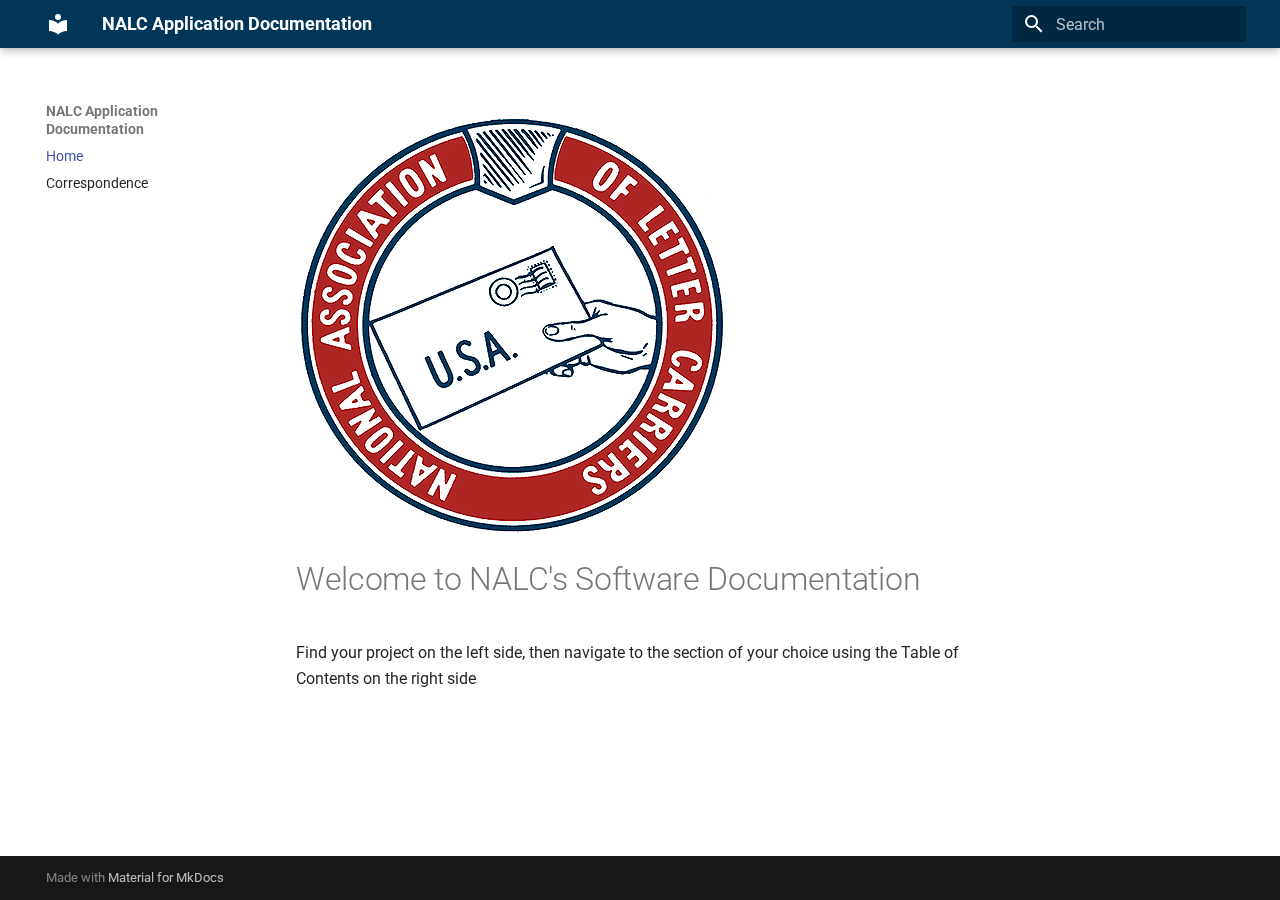
<file: index.html>
<!doctype html>
<html lang="en" class="no-js">
  <head>
    
      <meta charset="utf-8">
      <meta name="viewport" content="width=device-width,initial-scale=1">
      
        <meta name="description" content="All documentation for NALC's applications">
      
      
        <meta name="author" content="you">
      
      
        <link rel="canonical" href="https://nalcorg.github.io/">
      
      
      
        <link rel="next" href="correspondence/">
      
      
      <link rel="icon" href="assets/images/favicon.png">
      <meta name="generator" content="mkdocs-1.5.3, mkdocs-material-9.5.13">
    
    
      
        <title>NALC Application Documentation</title>
      
    
    
      <link rel="stylesheet" href="assets/stylesheets/main.7e359304.min.css">
      
      


    
    
      
    
    
      
        
        
        <link rel="preconnect" href="https://fonts.gstatic.com" crossorigin>
        <link rel="stylesheet" href="https://fonts.googleapis.com/css?family=Roboto:300,300i,400,400i,700,700i%7CRoboto+Mono:400,400i,700,700i&display=fallback">
        <style>:root{--md-text-font:"Roboto";--md-code-font:"Roboto Mono"}</style>
      
    
    
      <link rel="stylesheet" href="stylesheets/extra.css">
    
    <script>__md_scope=new URL(".",location),__md_hash=e=>[...e].reduce((e,_)=>(e<<5)-e+_.charCodeAt(0),0),__md_get=(e,_=localStorage,t=__md_scope)=>JSON.parse(_.getItem(t.pathname+"."+e)),__md_set=(e,_,t=localStorage,a=__md_scope)=>{try{t.setItem(a.pathname+"."+e,JSON.stringify(_))}catch(e){}}</script>
    
      

    
    
    
  </head>
  
  
    <body dir="ltr">
  
    
    <input class="md-toggle" data-md-toggle="drawer" type="checkbox" id="__drawer" autocomplete="off">
    <input class="md-toggle" data-md-toggle="search" type="checkbox" id="__search" autocomplete="off">
    <label class="md-overlay" for="__drawer"></label>
    <div data-md-component="skip">
      
        
        <a href="#welcome-to-nalcs-software-documentation" class="md-skip">
          Skip to content
        </a>
      
    </div>
    <div data-md-component="announce">
      
    </div>
    
    
      

  

<header class="md-header md-header--shadow" data-md-component="header">
  <nav class="md-header__inner md-grid" aria-label="Header">
    <a href="." title="NALC Application Documentation" class="md-header__button md-logo" aria-label="NALC Application Documentation" data-md-component="logo">
      
  
  <svg xmlns="http://www.w3.org/2000/svg" viewBox="0 0 24 24"><path d="M12 8a3 3 0 0 0 3-3 3 3 0 0 0-3-3 3 3 0 0 0-3 3 3 3 0 0 0 3 3m0 3.54C9.64 9.35 6.5 8 3 8v11c3.5 0 6.64 1.35 9 3.54 2.36-2.19 5.5-3.54 9-3.54V8c-3.5 0-6.64 1.35-9 3.54Z"/></svg>

    </a>
    <label class="md-header__button md-icon" for="__drawer">
      
      <svg xmlns="http://www.w3.org/2000/svg" viewBox="0 0 24 24"><path d="M3 6h18v2H3V6m0 5h18v2H3v-2m0 5h18v2H3v-2Z"/></svg>
    </label>
    <div class="md-header__title" data-md-component="header-title">
      <div class="md-header__ellipsis">
        <div class="md-header__topic">
          <span class="md-ellipsis">
            NALC Application Documentation
          </span>
        </div>
        <div class="md-header__topic" data-md-component="header-topic">
          <span class="md-ellipsis">
            
              Home
            
          </span>
        </div>
      </div>
    </div>
    
    
      <script>var media,input,key,value,palette=__md_get("__palette");if(palette&&palette.color){"(prefers-color-scheme)"===palette.color.media&&(media=matchMedia("(prefers-color-scheme: light)"),input=document.querySelector(media.matches?"[data-md-color-media='(prefers-color-scheme: light)']":"[data-md-color-media='(prefers-color-scheme: dark)']"),palette.color.media=input.getAttribute("data-md-color-media"),palette.color.scheme=input.getAttribute("data-md-color-scheme"),palette.color.primary=input.getAttribute("data-md-color-primary"),palette.color.accent=input.getAttribute("data-md-color-accent"));for([key,value]of Object.entries(palette.color))document.body.setAttribute("data-md-color-"+key,value)}</script>
    
    
    
      <label class="md-header__button md-icon" for="__search">
        
        <svg xmlns="http://www.w3.org/2000/svg" viewBox="0 0 24 24"><path d="M9.5 3A6.5 6.5 0 0 1 16 9.5c0 1.61-.59 3.09-1.56 4.23l.27.27h.79l5 5-1.5 1.5-5-5v-.79l-.27-.27A6.516 6.516 0 0 1 9.5 16 6.5 6.5 0 0 1 3 9.5 6.5 6.5 0 0 1 9.5 3m0 2C7 5 5 7 5 9.5S7 14 9.5 14 14 12 14 9.5 12 5 9.5 5Z"/></svg>
      </label>
      <div class="md-search" data-md-component="search" role="dialog">
  <label class="md-search__overlay" for="__search"></label>
  <div class="md-search__inner" role="search">
    <form class="md-search__form" name="search">
      <input type="text" class="md-search__input" name="query" aria-label="Search" placeholder="Search" autocapitalize="off" autocorrect="off" autocomplete="off" spellcheck="false" data-md-component="search-query" required>
      <label class="md-search__icon md-icon" for="__search">
        
        <svg xmlns="http://www.w3.org/2000/svg" viewBox="0 0 24 24"><path d="M9.5 3A6.5 6.5 0 0 1 16 9.5c0 1.61-.59 3.09-1.56 4.23l.27.27h.79l5 5-1.5 1.5-5-5v-.79l-.27-.27A6.516 6.516 0 0 1 9.5 16 6.5 6.5 0 0 1 3 9.5 6.5 6.5 0 0 1 9.5 3m0 2C7 5 5 7 5 9.5S7 14 9.5 14 14 12 14 9.5 12 5 9.5 5Z"/></svg>
        
        <svg xmlns="http://www.w3.org/2000/svg" viewBox="0 0 24 24"><path d="M20 11v2H8l5.5 5.5-1.42 1.42L4.16 12l7.92-7.92L13.5 5.5 8 11h12Z"/></svg>
      </label>
      <nav class="md-search__options" aria-label="Search">
        
        <button type="reset" class="md-search__icon md-icon" title="Clear" aria-label="Clear" tabindex="-1">
          
          <svg xmlns="http://www.w3.org/2000/svg" viewBox="0 0 24 24"><path d="M19 6.41 17.59 5 12 10.59 6.41 5 5 6.41 10.59 12 5 17.59 6.41 19 12 13.41 17.59 19 19 17.59 13.41 12 19 6.41Z"/></svg>
        </button>
      </nav>
      
    </form>
    <div class="md-search__output">
      <div class="md-search__scrollwrap" data-md-scrollfix>
        <div class="md-search-result" data-md-component="search-result">
          <div class="md-search-result__meta">
            Initializing search
          </div>
          <ol class="md-search-result__list" role="presentation"></ol>
        </div>
      </div>
    </div>
  </div>
</div>
    
    
  </nav>
  
</header>
    
    <div class="md-container" data-md-component="container">
      
      
        
          
        
      
      <main class="md-main" data-md-component="main">
        <div class="md-main__inner md-grid">
          
            
              
              <div class="md-sidebar md-sidebar--primary" data-md-component="sidebar" data-md-type="navigation" >
                <div class="md-sidebar__scrollwrap">
                  <div class="md-sidebar__inner">
                    



<nav class="md-nav md-nav--primary" aria-label="Navigation" data-md-level="0">
  <label class="md-nav__title" for="__drawer">
    <a href="." title="NALC Application Documentation" class="md-nav__button md-logo" aria-label="NALC Application Documentation" data-md-component="logo">
      
  
  <svg xmlns="http://www.w3.org/2000/svg" viewBox="0 0 24 24"><path d="M12 8a3 3 0 0 0 3-3 3 3 0 0 0-3-3 3 3 0 0 0-3 3 3 3 0 0 0 3 3m0 3.54C9.64 9.35 6.5 8 3 8v11c3.5 0 6.64 1.35 9 3.54 2.36-2.19 5.5-3.54 9-3.54V8c-3.5 0-6.64 1.35-9 3.54Z"/></svg>

    </a>
    NALC Application Documentation
  </label>
  
  <ul class="md-nav__list" data-md-scrollfix>
    
      
      
  
  
    
  
  
  
    <li class="md-nav__item md-nav__item--active">
      
      <input class="md-nav__toggle md-toggle" type="checkbox" id="__toc">
      
      
        
      
      
      <a href="." class="md-nav__link md-nav__link--active">
        
  
  <span class="md-ellipsis">
    Home
  </span>
  

      </a>
      
    </li>
  

    
      
      
  
  
  
  
    <li class="md-nav__item">
      <a href="correspondence/" class="md-nav__link">
        
  
  <span class="md-ellipsis">
    Correspondence
  </span>
  

      </a>
    </li>
  

    
  </ul>
</nav>
                  </div>
                </div>
              </div>
            
            
              
              <div class="md-sidebar md-sidebar--secondary" data-md-component="sidebar" data-md-type="toc" >
                <div class="md-sidebar__scrollwrap">
                  <div class="md-sidebar__inner">
                    

<nav class="md-nav md-nav--secondary" aria-label="Table of contents">
  
  
  
    
  
  
</nav>
                  </div>
                </div>
              </div>
            
          
          
            <div class="md-content" data-md-component="content">
              <article class="md-content__inner md-typeset">
                
                  


<p><img alt="test" src="img/nalc-logo-color.png" /></p>
<!-- ![test](img/nalc-logo-color.png){: style="height:500px;width:2000px"} -->

<h1 id="welcome-to-nalcs-software-documentation">Welcome to NALC's Software Documentation</h1>
<p>Find your project on the left side, then navigate to the section of your choice using the Table of Contents on the right side</p>












                
              </article>
            </div>
          
          
<script>var target=document.getElementById(location.hash.slice(1));target&&target.name&&(target.checked=target.name.startsWith("__tabbed_"))</script>
        </div>
        
      </main>
      
        <footer class="md-footer">
  
  <div class="md-footer-meta md-typeset">
    <div class="md-footer-meta__inner md-grid">
      <div class="md-copyright">
  
  
    Made with
    <a href="https://squidfunk.github.io/mkdocs-material/" target="_blank" rel="noopener">
      Material for MkDocs
    </a>
  
</div>
      
    </div>
  </div>
</footer>
      
    </div>
    <div class="md-dialog" data-md-component="dialog">
      <div class="md-dialog__inner md-typeset"></div>
    </div>
    
    
    <script id="__config" type="application/json">{"base": ".", "features": [], "search": "assets/javascripts/workers/search.b8dbb3d2.min.js", "translations": {"clipboard.copied": "Copied to clipboard", "clipboard.copy": "Copy to clipboard", "search.result.more.one": "1 more on this page", "search.result.more.other": "# more on this page", "search.result.none": "No matching documents", "search.result.one": "1 matching document", "search.result.other": "# matching documents", "search.result.placeholder": "Type to start searching", "search.result.term.missing": "Missing", "select.version": "Select version"}}</script>
    
    
      <script src="assets/javascripts/bundle.c8d2eff1.min.js"></script>
      
    
  </body>
</html>
</file>
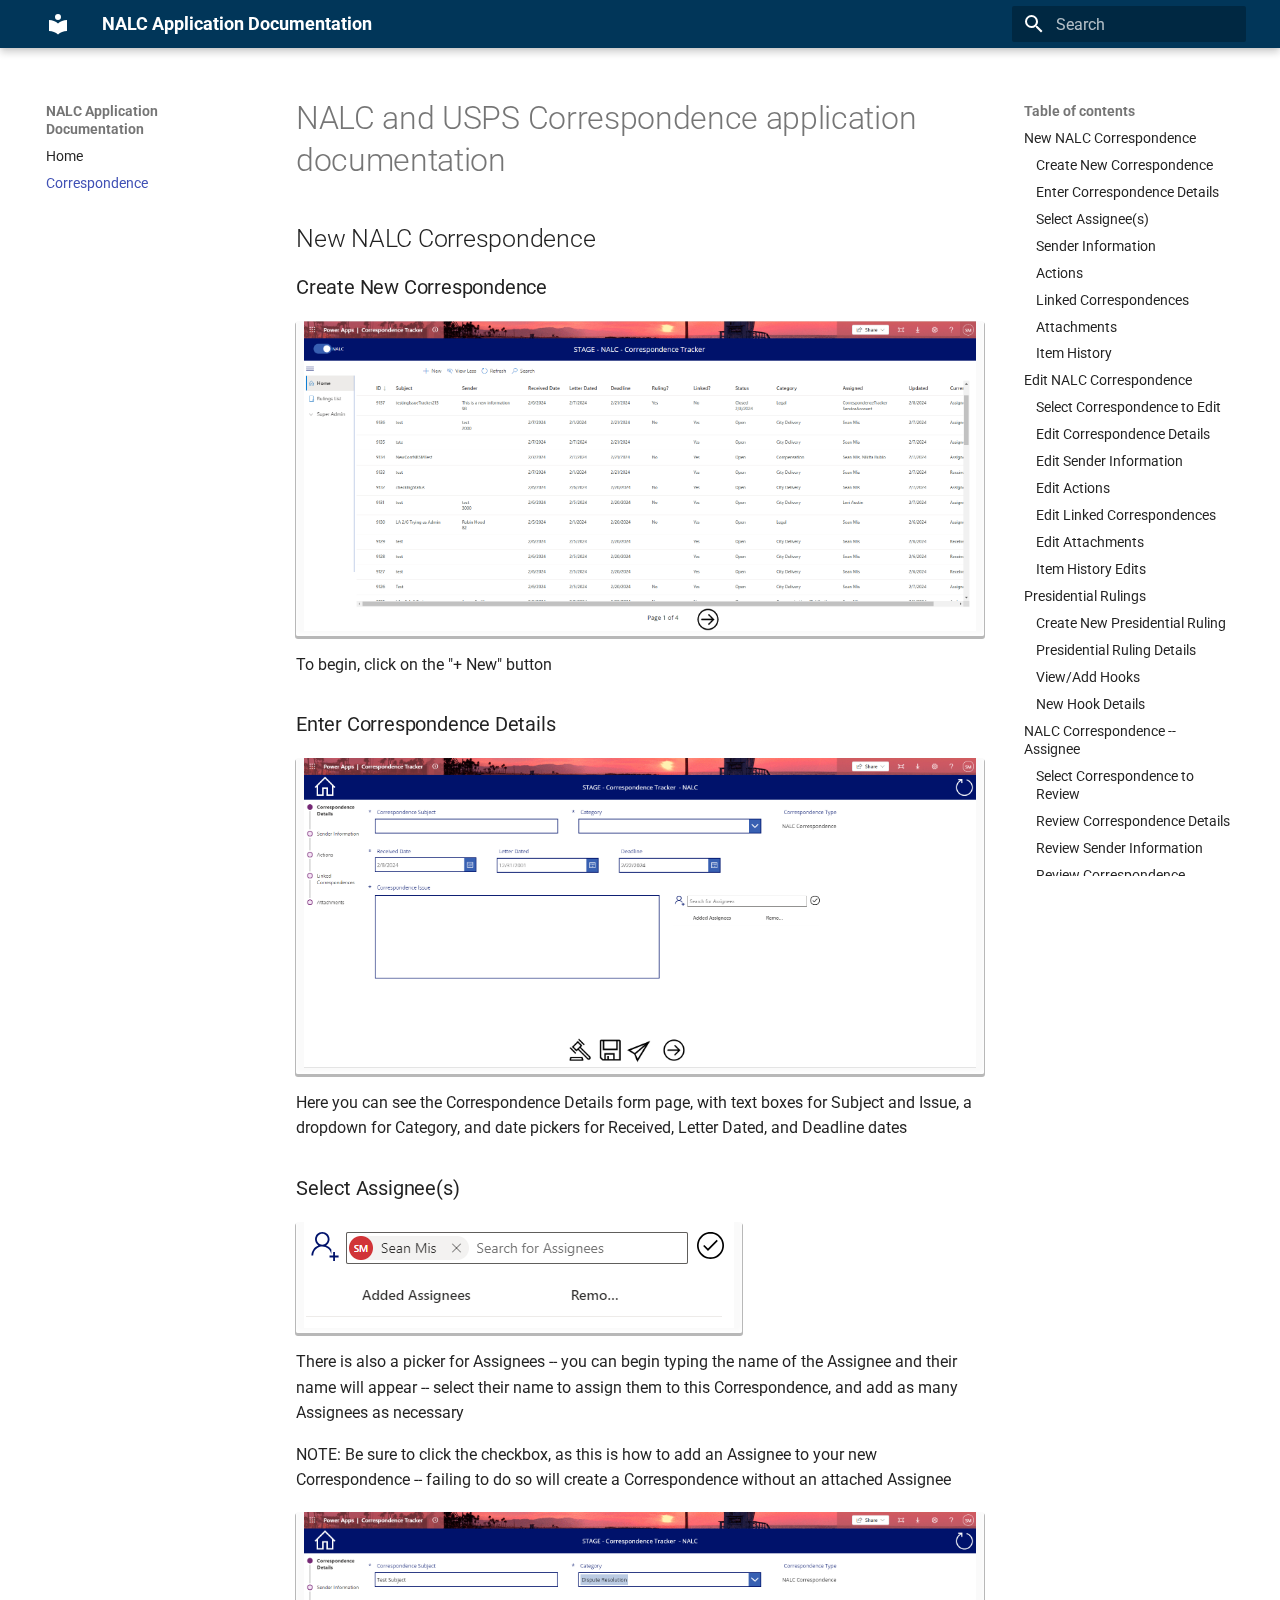
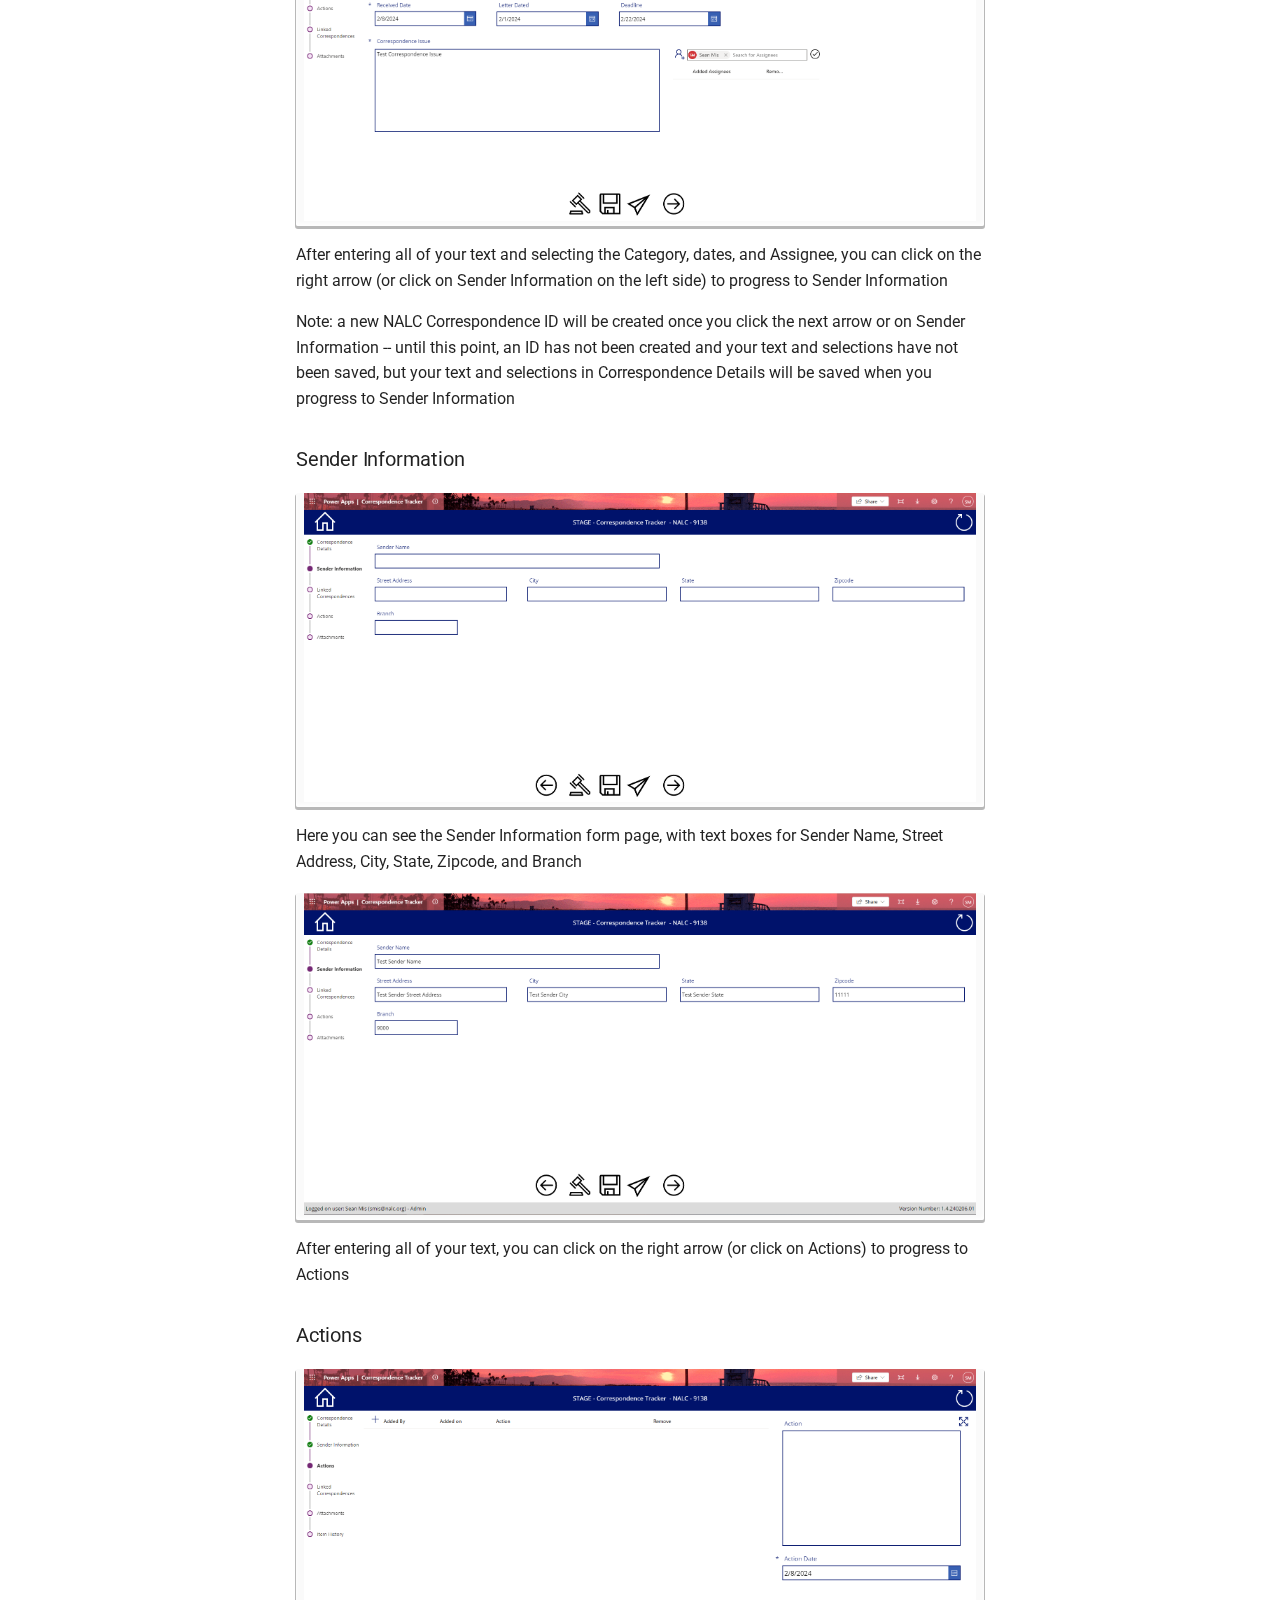
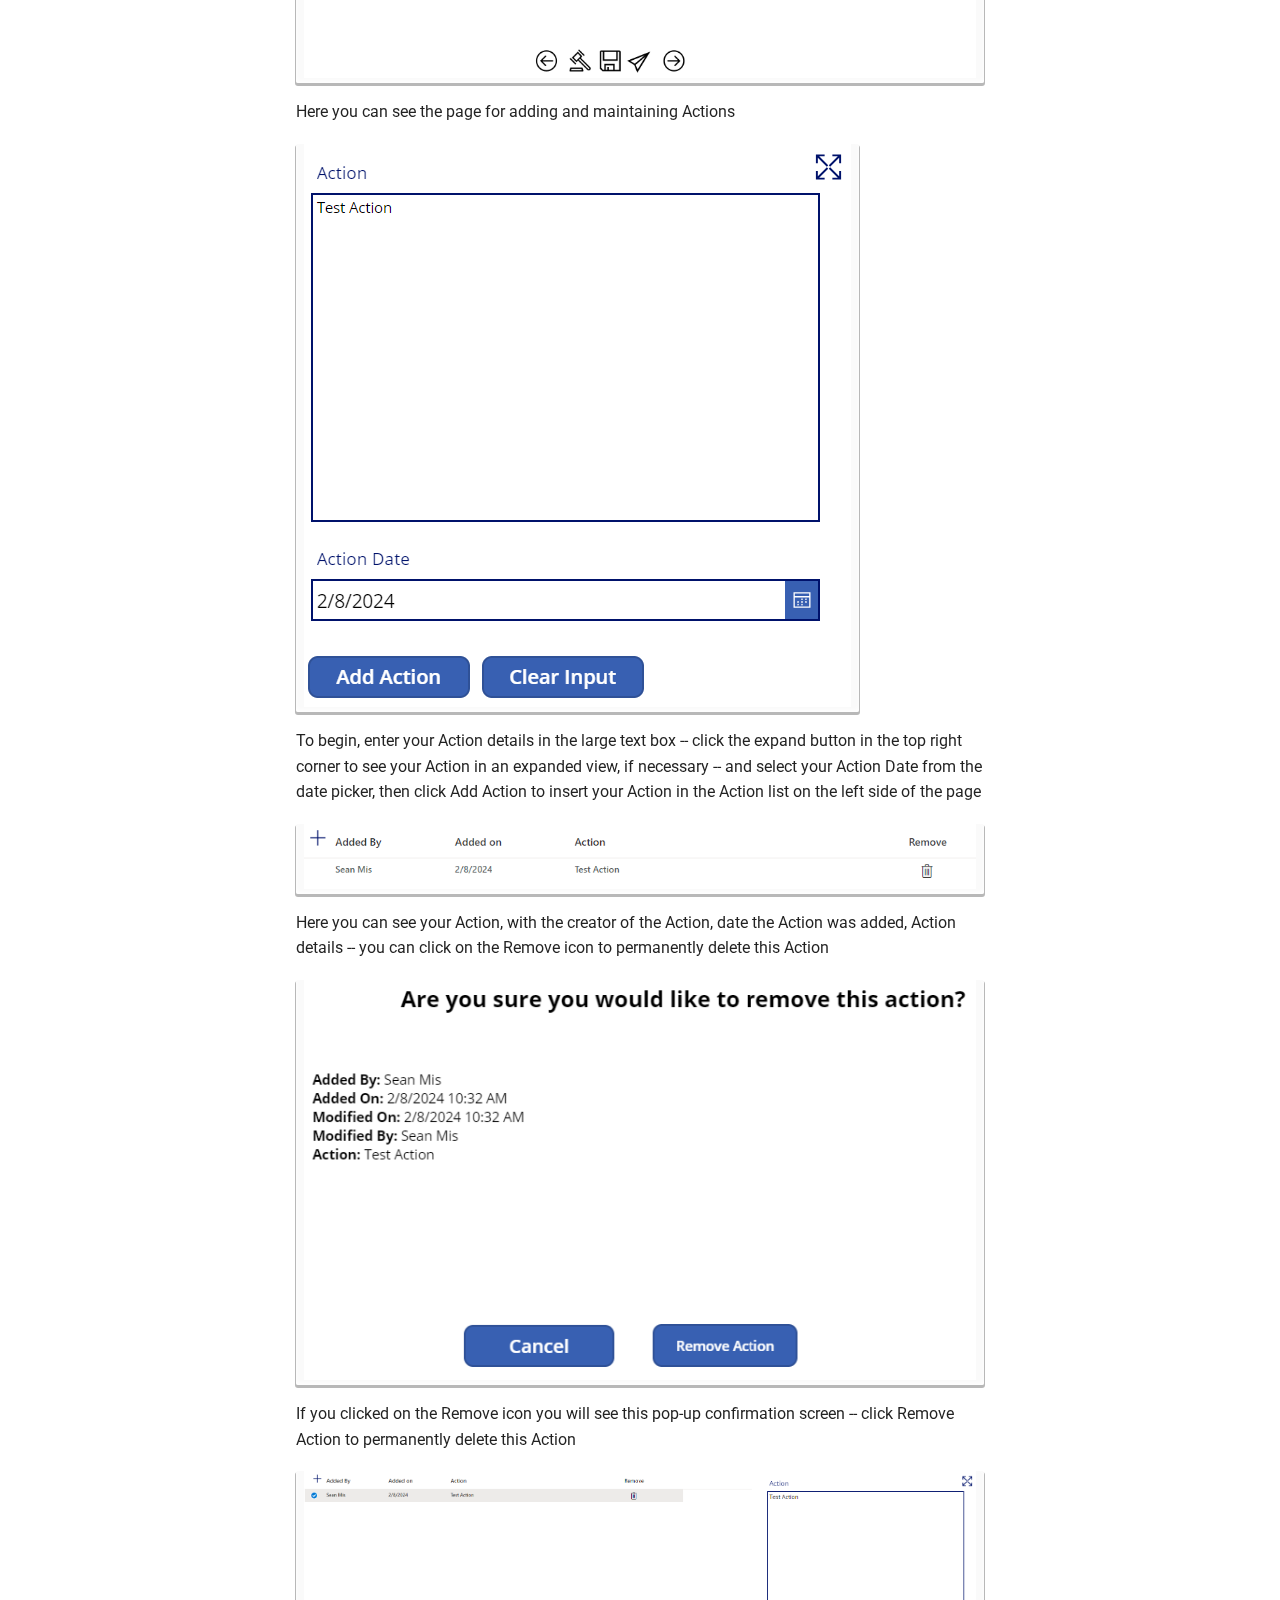
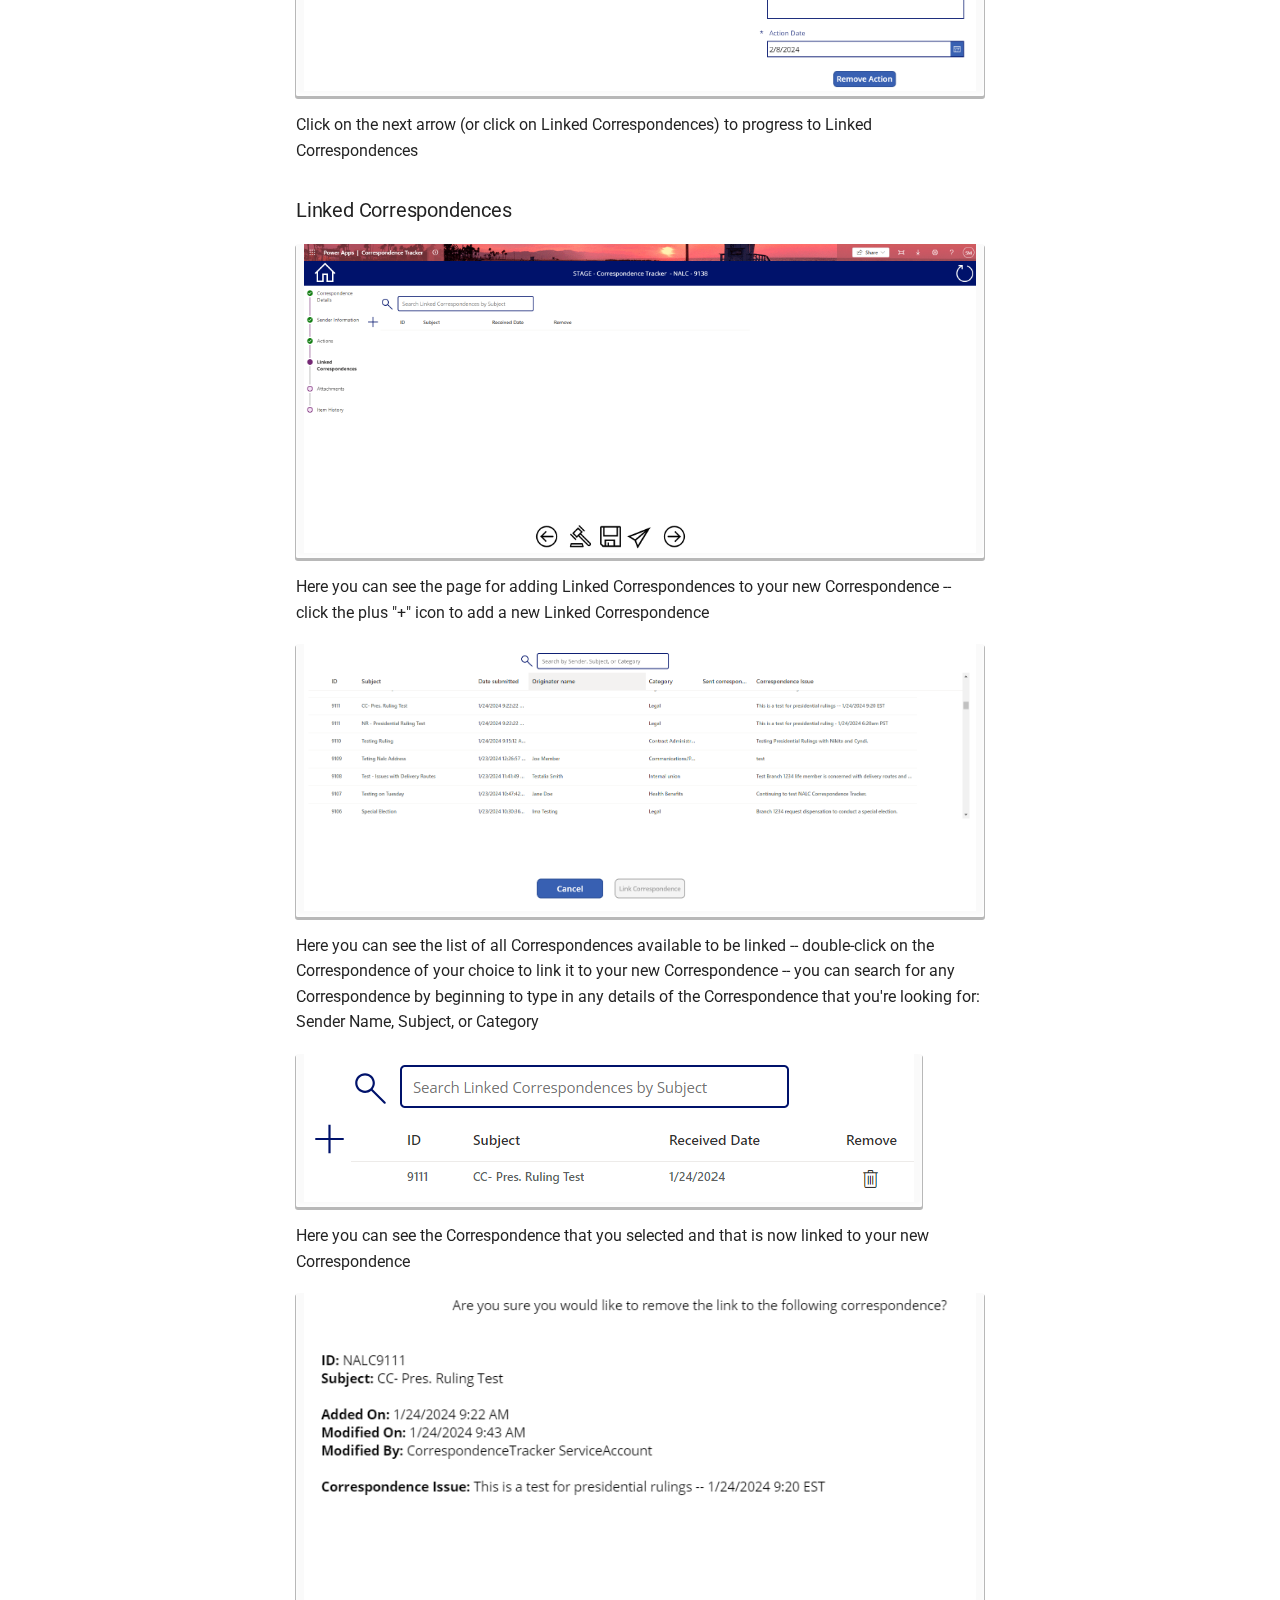
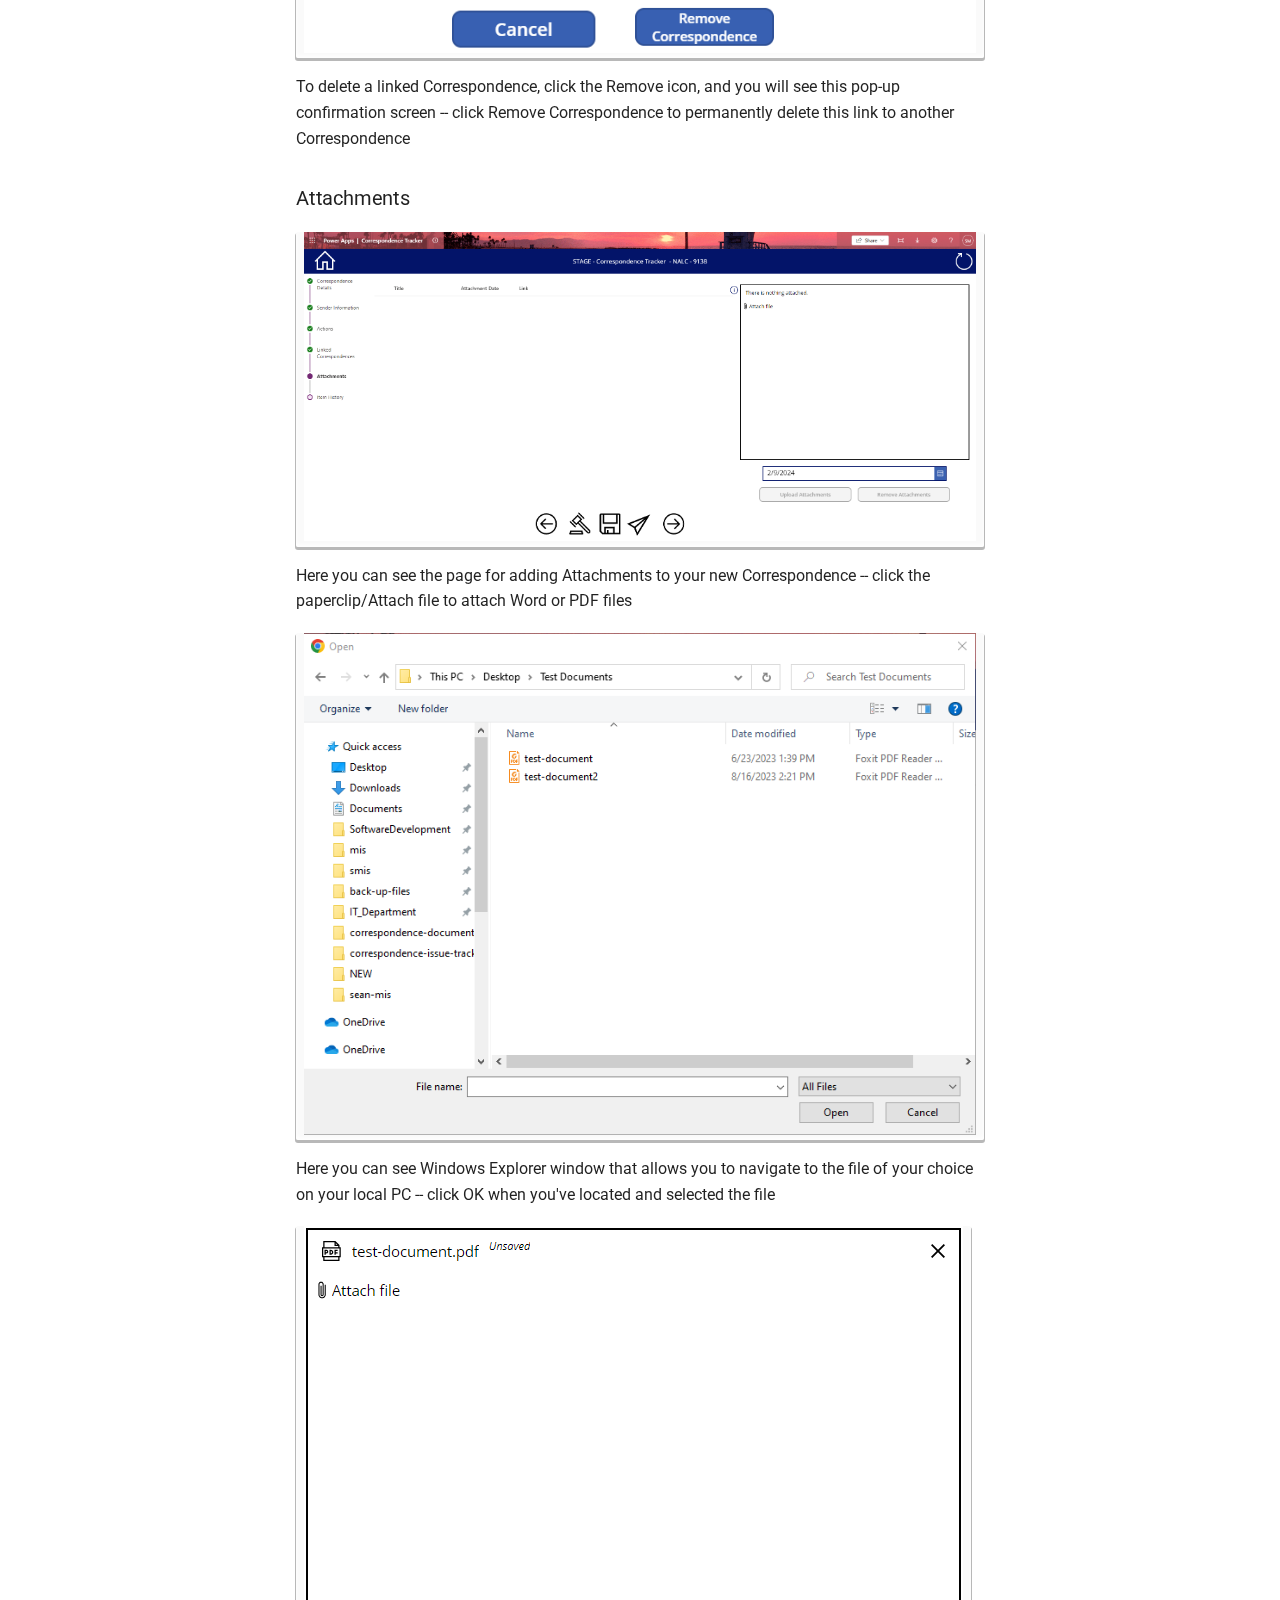
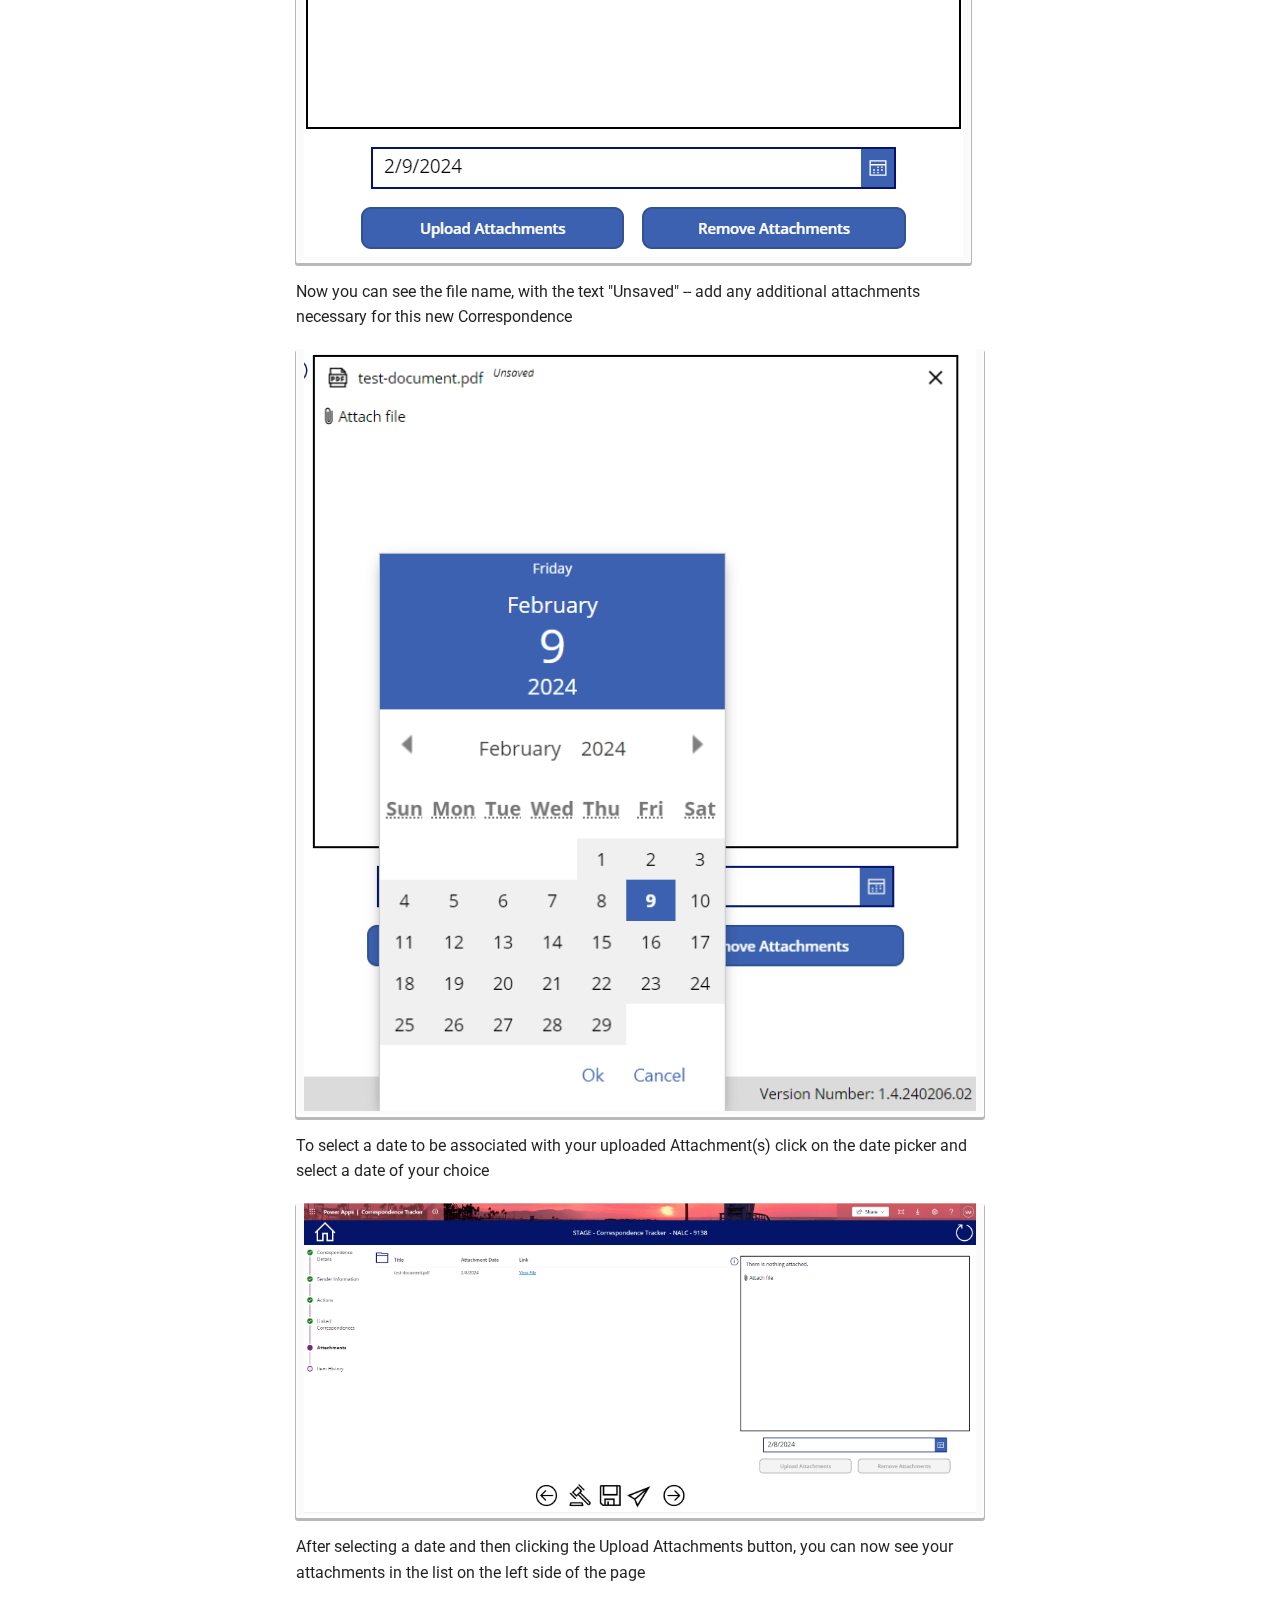
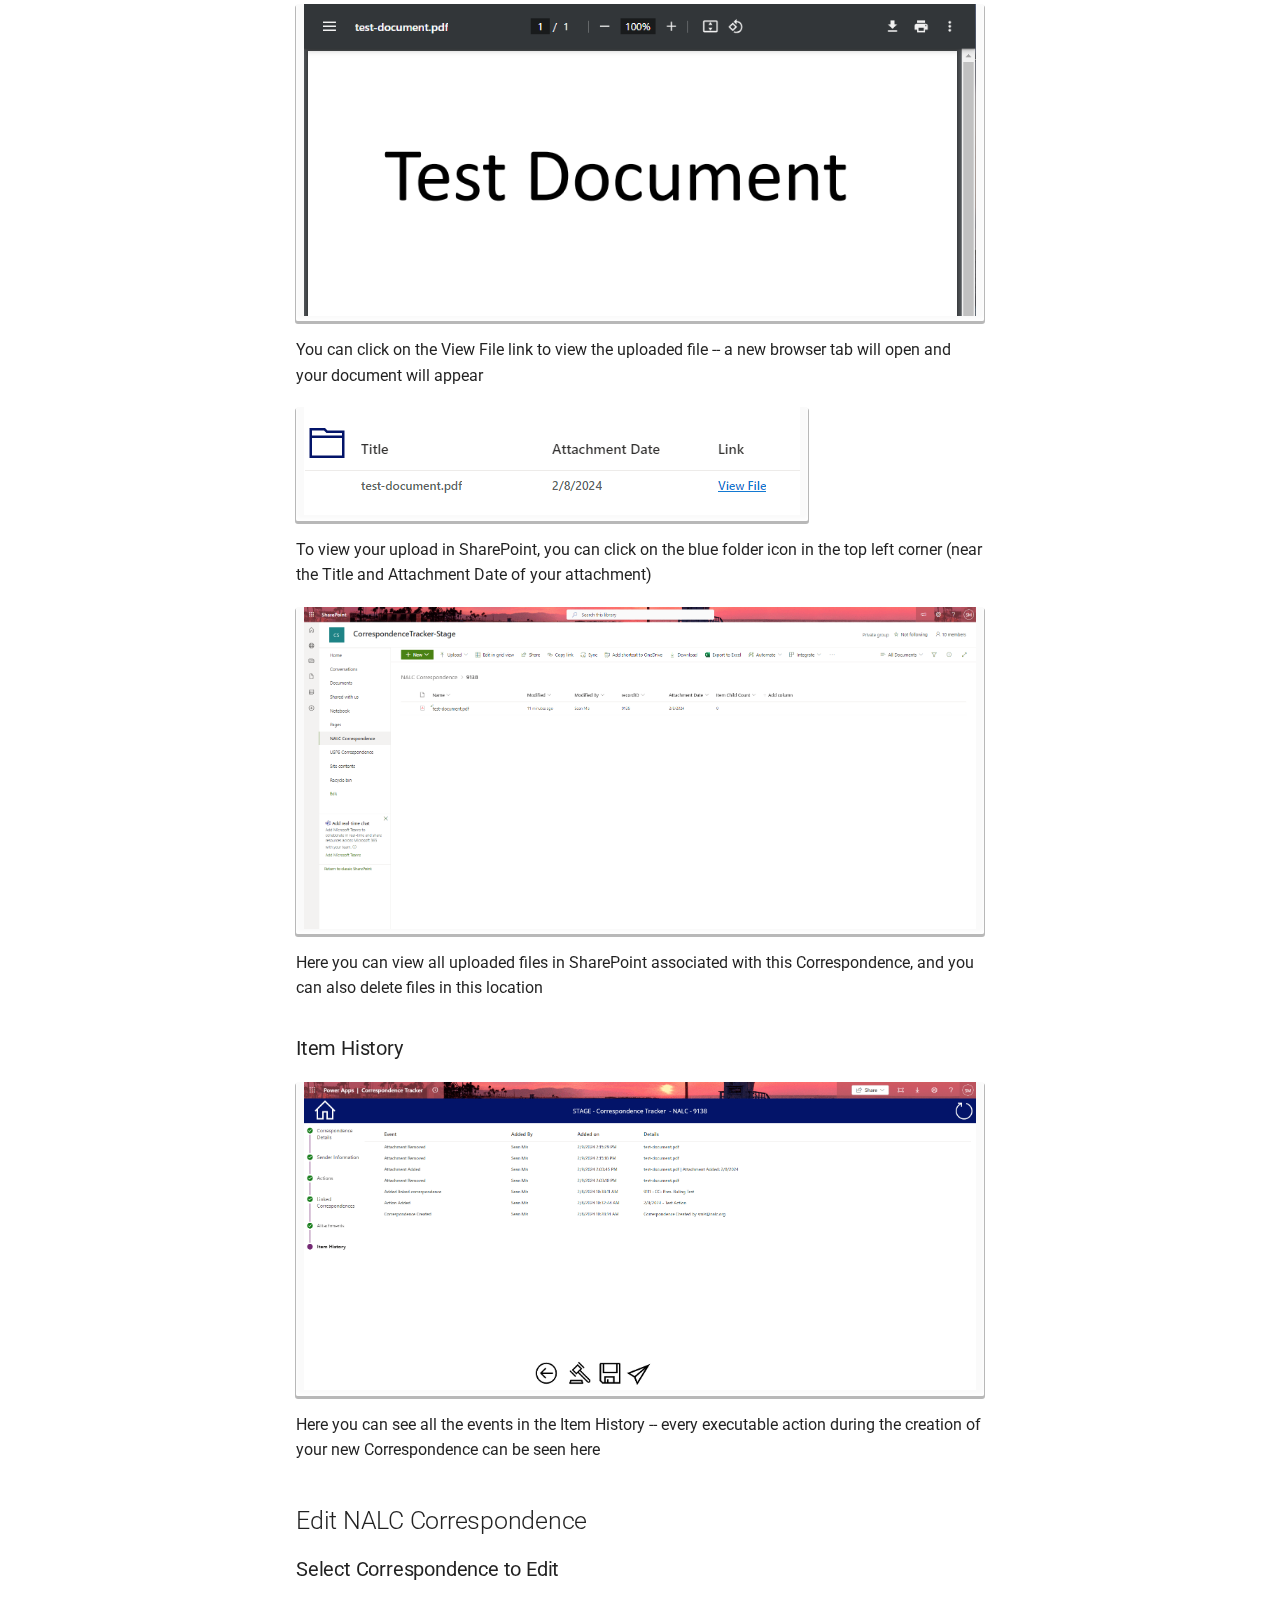
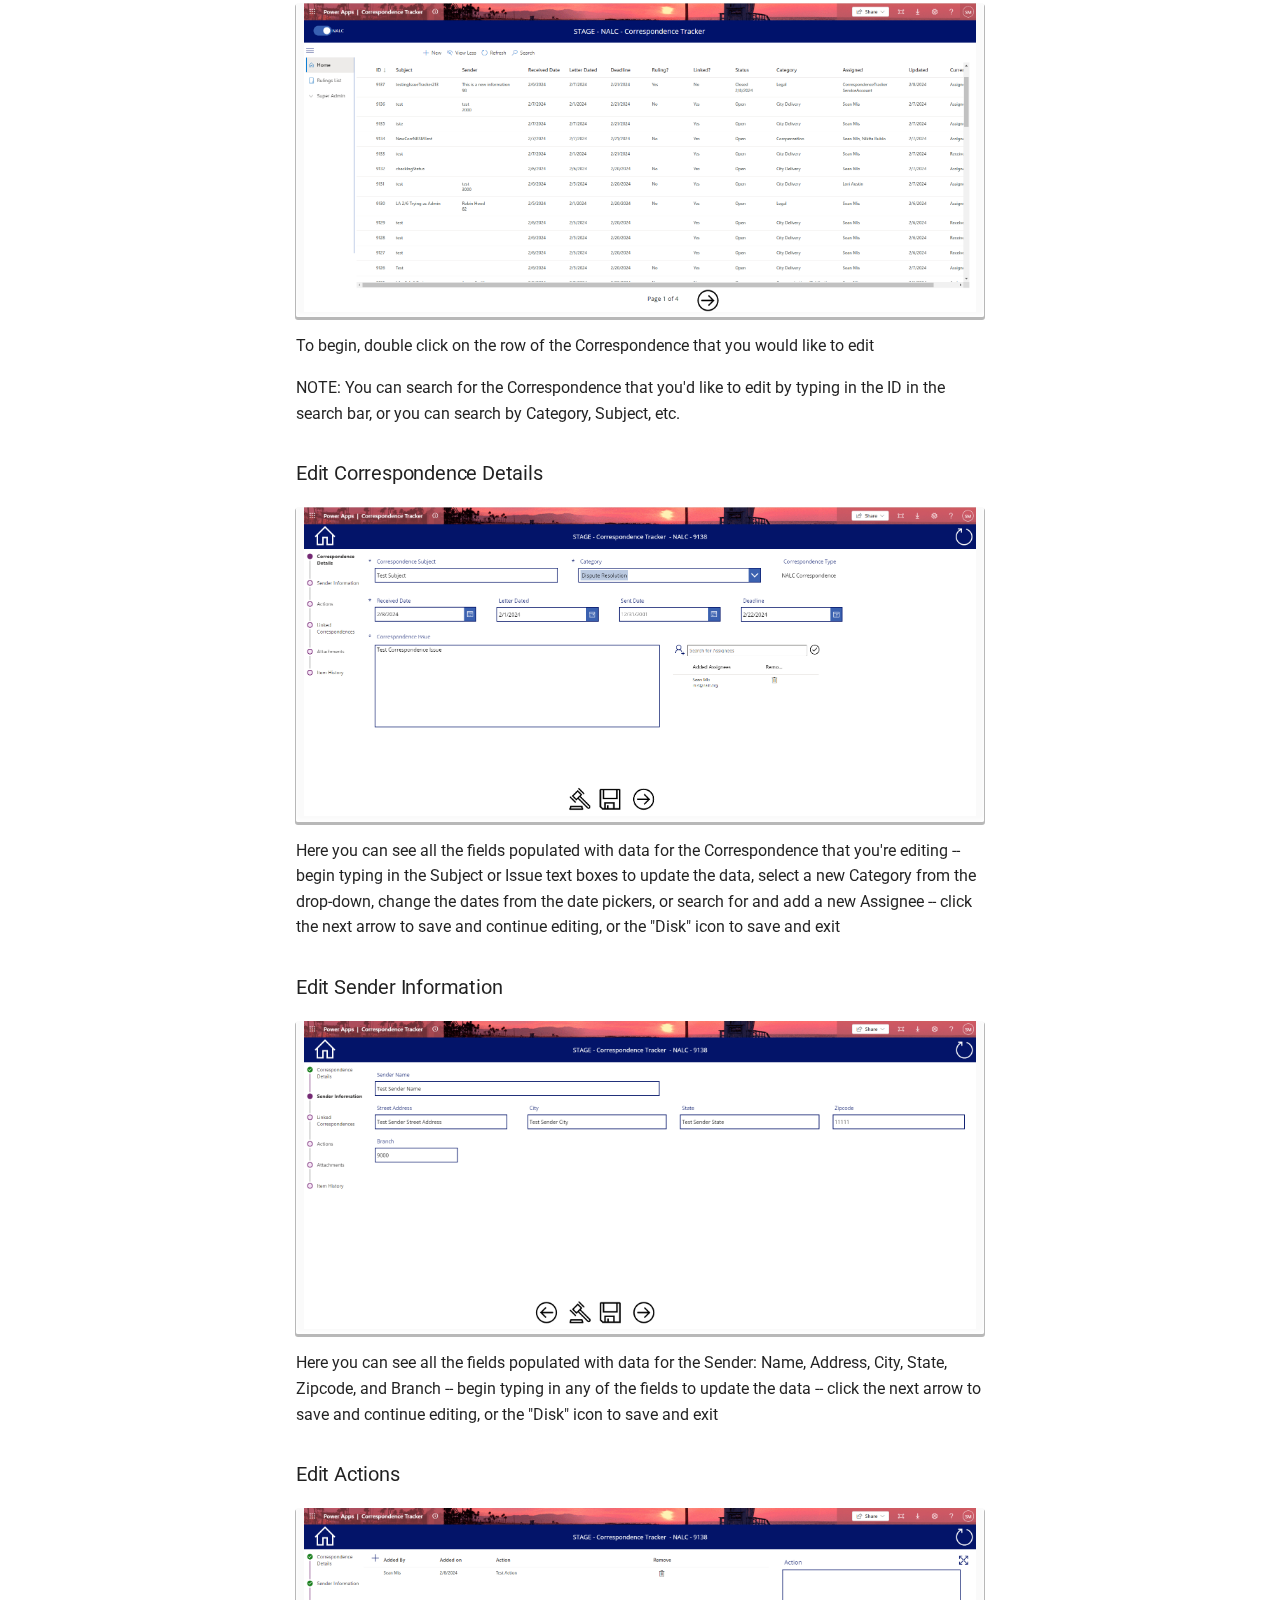
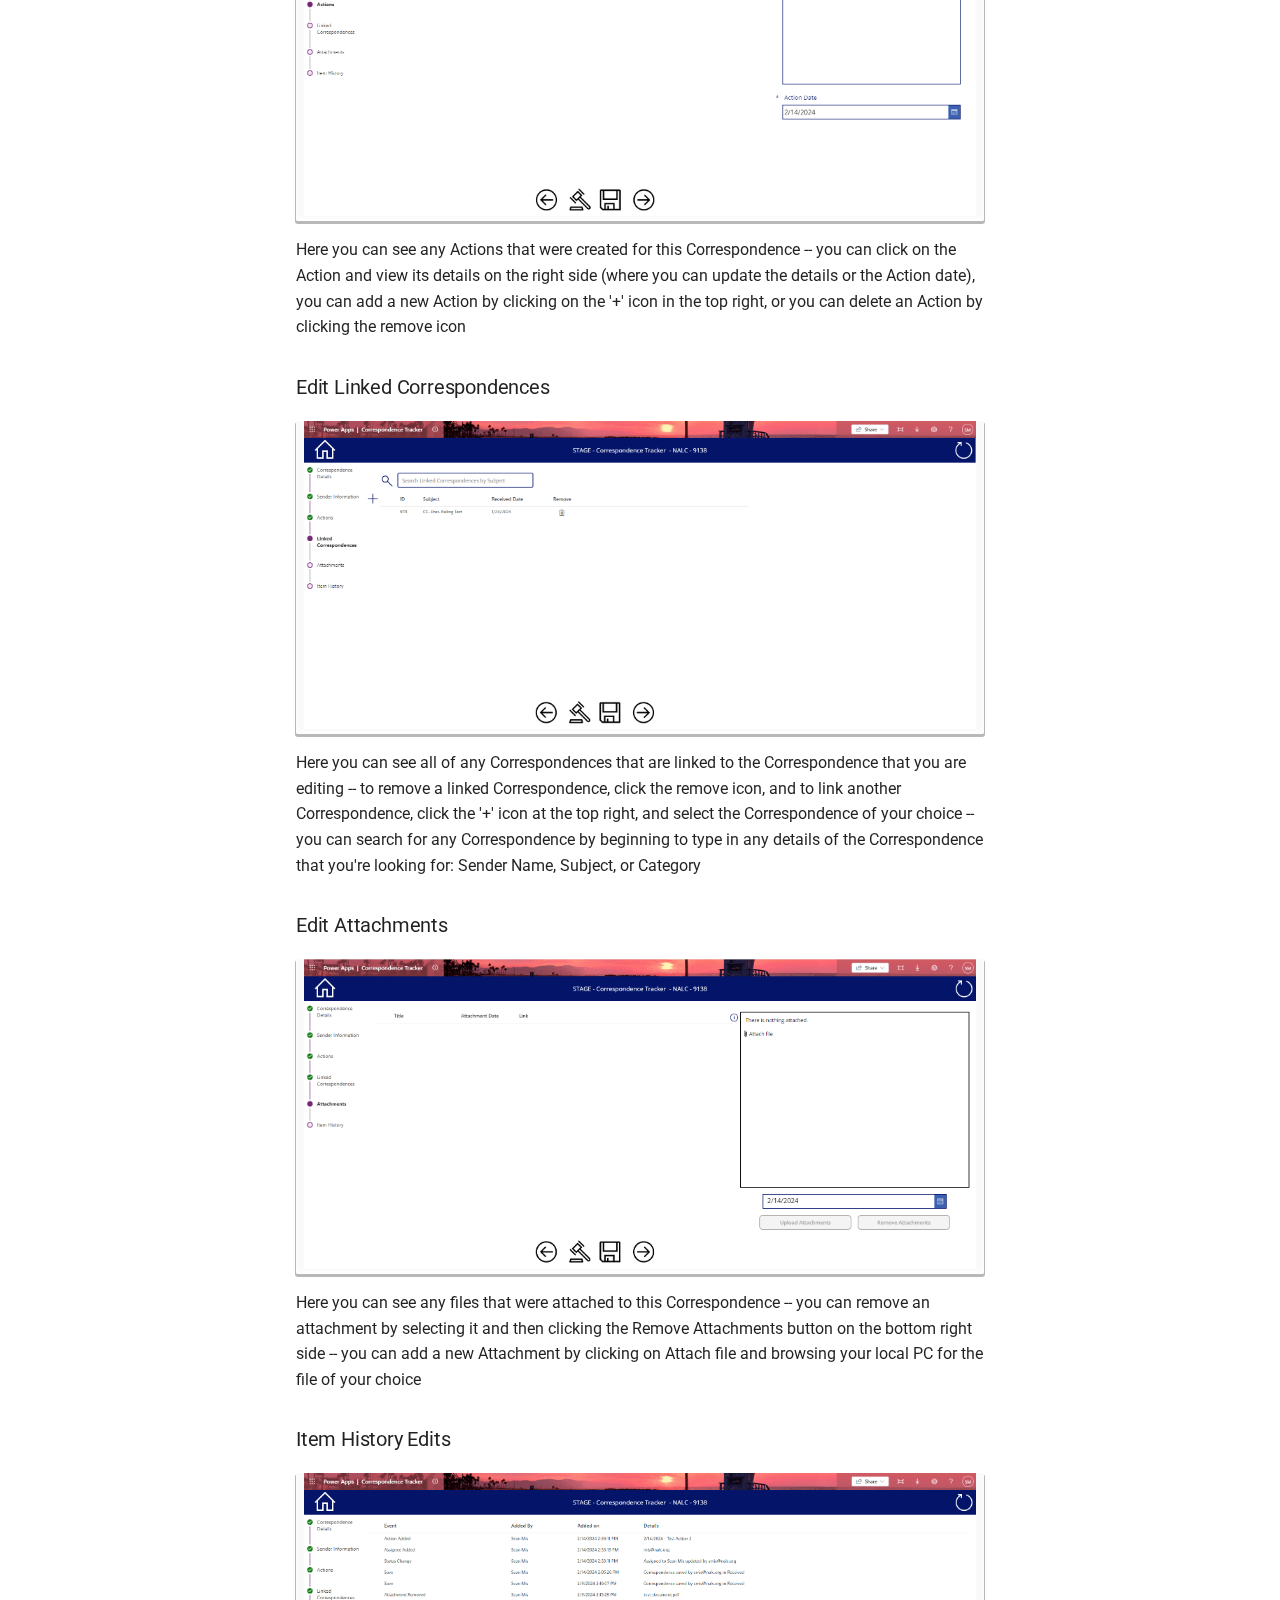
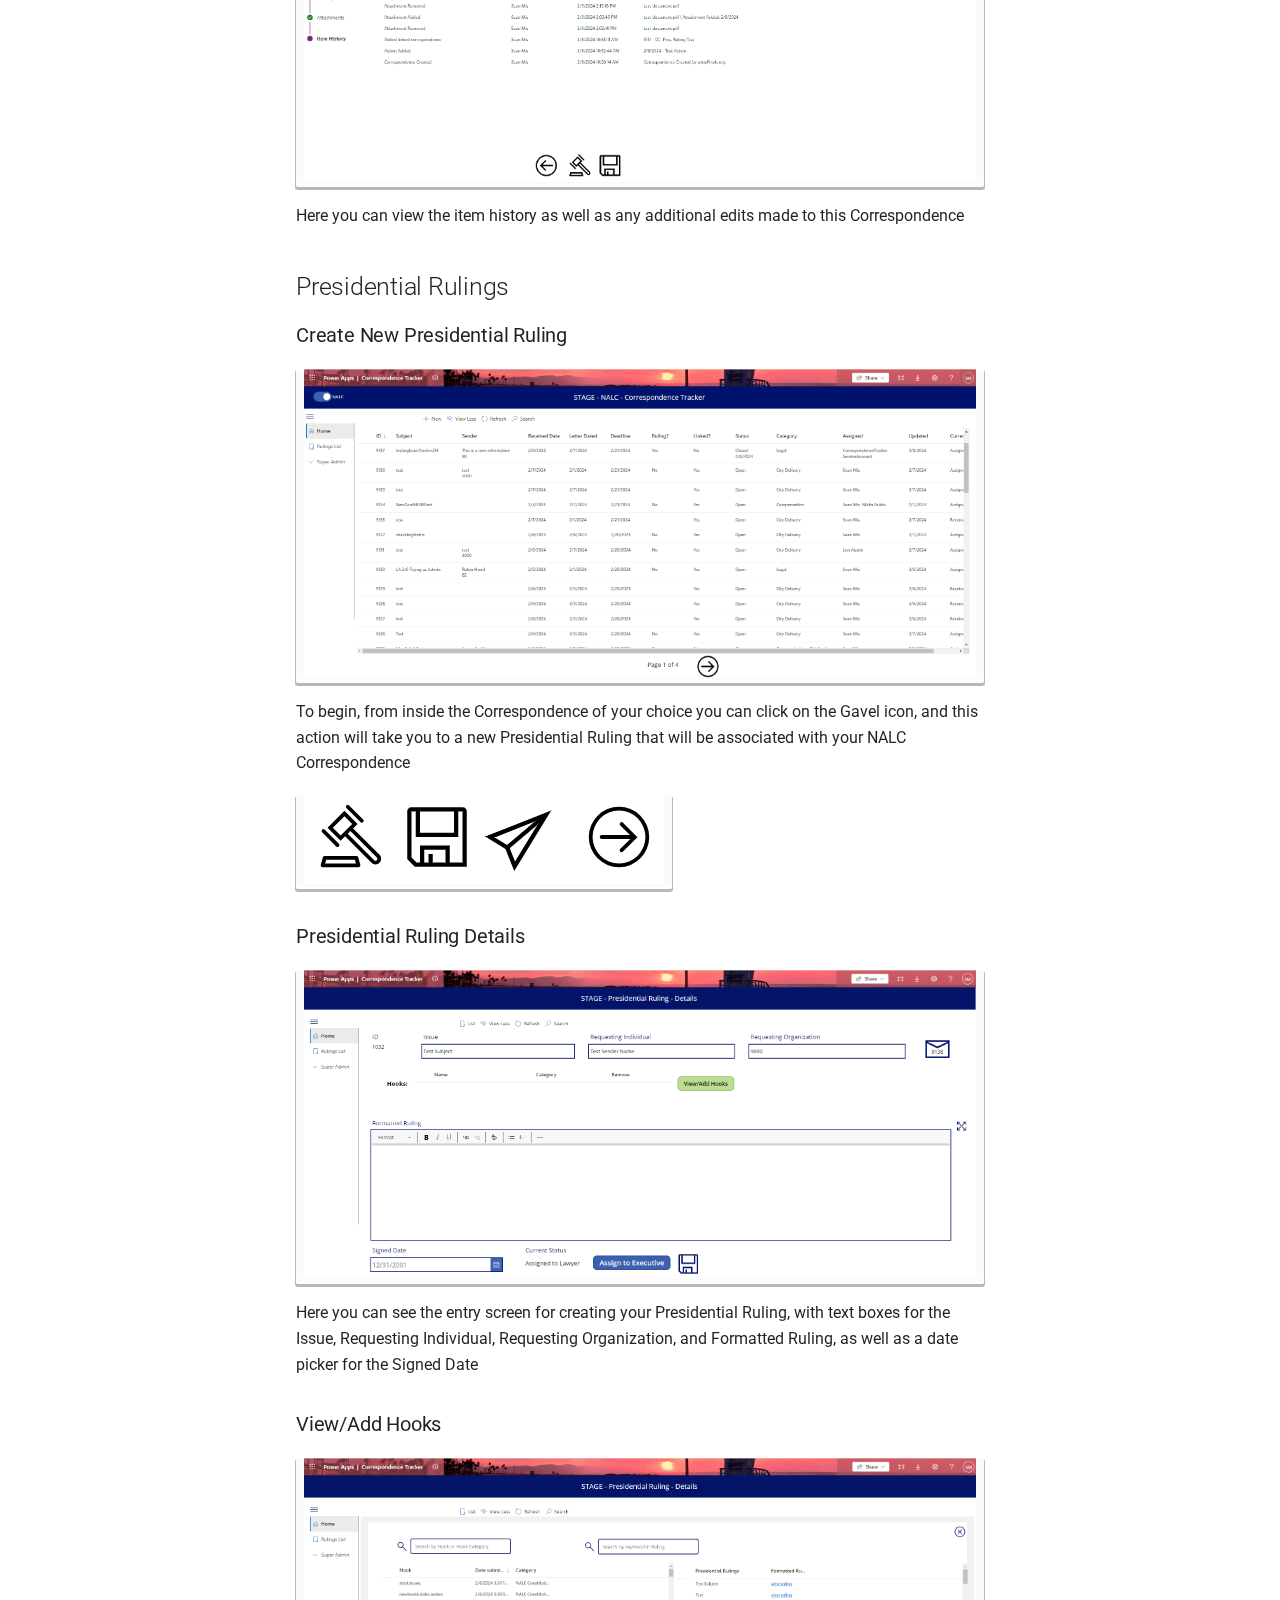
<file: correspondence/index.html>
<!doctype html>
<html lang="en" class="no-js">
  <head>
    
      <meta charset="utf-8">
      <meta name="viewport" content="width=device-width,initial-scale=1">
      
        <meta name="description" content="All documentation for NALC's applications">
      
      
        <meta name="author" content="you">
      
      
        <link rel="canonical" href="https://nalcorg.github.io/correspondence/">
      
      
        <link rel="prev" href="..">
      
      
      
      <link rel="icon" href="../assets/images/favicon.png">
      <meta name="generator" content="mkdocs-1.5.3, mkdocs-material-9.5.13">
    
    
      
        <title>Correspondence - NALC Application Documentation</title>
      
    
    
      <link rel="stylesheet" href="../assets/stylesheets/main.7e359304.min.css">
      
      


    
    
      
    
    
      
        
        
        <link rel="preconnect" href="https://fonts.gstatic.com" crossorigin>
        <link rel="stylesheet" href="https://fonts.googleapis.com/css?family=Roboto:300,300i,400,400i,700,700i%7CRoboto+Mono:400,400i,700,700i&display=fallback">
        <style>:root{--md-text-font:"Roboto";--md-code-font:"Roboto Mono"}</style>
      
    
    
      <link rel="stylesheet" href="../stylesheets/extra.css">
    
    <script>__md_scope=new URL("..",location),__md_hash=e=>[...e].reduce((e,_)=>(e<<5)-e+_.charCodeAt(0),0),__md_get=(e,_=localStorage,t=__md_scope)=>JSON.parse(_.getItem(t.pathname+"."+e)),__md_set=(e,_,t=localStorage,a=__md_scope)=>{try{t.setItem(a.pathname+"."+e,JSON.stringify(_))}catch(e){}}</script>
    
      

    
    
    
  </head>
  
  
    <body dir="ltr">
  
    
    <input class="md-toggle" data-md-toggle="drawer" type="checkbox" id="__drawer" autocomplete="off">
    <input class="md-toggle" data-md-toggle="search" type="checkbox" id="__search" autocomplete="off">
    <label class="md-overlay" for="__drawer"></label>
    <div data-md-component="skip">
      
        
        <a href="#nalc-and-usps-correspondence-application-documentation" class="md-skip">
          Skip to content
        </a>
      
    </div>
    <div data-md-component="announce">
      
    </div>
    
    
      

  

<header class="md-header md-header--shadow" data-md-component="header">
  <nav class="md-header__inner md-grid" aria-label="Header">
    <a href=".." title="NALC Application Documentation" class="md-header__button md-logo" aria-label="NALC Application Documentation" data-md-component="logo">
      
  
  <svg xmlns="http://www.w3.org/2000/svg" viewBox="0 0 24 24"><path d="M12 8a3 3 0 0 0 3-3 3 3 0 0 0-3-3 3 3 0 0 0-3 3 3 3 0 0 0 3 3m0 3.54C9.64 9.35 6.5 8 3 8v11c3.5 0 6.64 1.35 9 3.54 2.36-2.19 5.5-3.54 9-3.54V8c-3.5 0-6.64 1.35-9 3.54Z"/></svg>

    </a>
    <label class="md-header__button md-icon" for="__drawer">
      
      <svg xmlns="http://www.w3.org/2000/svg" viewBox="0 0 24 24"><path d="M3 6h18v2H3V6m0 5h18v2H3v-2m0 5h18v2H3v-2Z"/></svg>
    </label>
    <div class="md-header__title" data-md-component="header-title">
      <div class="md-header__ellipsis">
        <div class="md-header__topic">
          <span class="md-ellipsis">
            NALC Application Documentation
          </span>
        </div>
        <div class="md-header__topic" data-md-component="header-topic">
          <span class="md-ellipsis">
            
              Correspondence
            
          </span>
        </div>
      </div>
    </div>
    
    
      <script>var media,input,key,value,palette=__md_get("__palette");if(palette&&palette.color){"(prefers-color-scheme)"===palette.color.media&&(media=matchMedia("(prefers-color-scheme: light)"),input=document.querySelector(media.matches?"[data-md-color-media='(prefers-color-scheme: light)']":"[data-md-color-media='(prefers-color-scheme: dark)']"),palette.color.media=input.getAttribute("data-md-color-media"),palette.color.scheme=input.getAttribute("data-md-color-scheme"),palette.color.primary=input.getAttribute("data-md-color-primary"),palette.color.accent=input.getAttribute("data-md-color-accent"));for([key,value]of Object.entries(palette.color))document.body.setAttribute("data-md-color-"+key,value)}</script>
    
    
    
      <label class="md-header__button md-icon" for="__search">
        
        <svg xmlns="http://www.w3.org/2000/svg" viewBox="0 0 24 24"><path d="M9.5 3A6.5 6.5 0 0 1 16 9.5c0 1.61-.59 3.09-1.56 4.23l.27.27h.79l5 5-1.5 1.5-5-5v-.79l-.27-.27A6.516 6.516 0 0 1 9.5 16 6.5 6.5 0 0 1 3 9.5 6.5 6.5 0 0 1 9.5 3m0 2C7 5 5 7 5 9.5S7 14 9.5 14 14 12 14 9.5 12 5 9.5 5Z"/></svg>
      </label>
      <div class="md-search" data-md-component="search" role="dialog">
  <label class="md-search__overlay" for="__search"></label>
  <div class="md-search__inner" role="search">
    <form class="md-search__form" name="search">
      <input type="text" class="md-search__input" name="query" aria-label="Search" placeholder="Search" autocapitalize="off" autocorrect="off" autocomplete="off" spellcheck="false" data-md-component="search-query" required>
      <label class="md-search__icon md-icon" for="__search">
        
        <svg xmlns="http://www.w3.org/2000/svg" viewBox="0 0 24 24"><path d="M9.5 3A6.5 6.5 0 0 1 16 9.5c0 1.61-.59 3.09-1.56 4.23l.27.27h.79l5 5-1.5 1.5-5-5v-.79l-.27-.27A6.516 6.516 0 0 1 9.5 16 6.5 6.5 0 0 1 3 9.5 6.5 6.5 0 0 1 9.5 3m0 2C7 5 5 7 5 9.5S7 14 9.5 14 14 12 14 9.5 12 5 9.5 5Z"/></svg>
        
        <svg xmlns="http://www.w3.org/2000/svg" viewBox="0 0 24 24"><path d="M20 11v2H8l5.5 5.5-1.42 1.42L4.16 12l7.92-7.92L13.5 5.5 8 11h12Z"/></svg>
      </label>
      <nav class="md-search__options" aria-label="Search">
        
        <button type="reset" class="md-search__icon md-icon" title="Clear" aria-label="Clear" tabindex="-1">
          
          <svg xmlns="http://www.w3.org/2000/svg" viewBox="0 0 24 24"><path d="M19 6.41 17.59 5 12 10.59 6.41 5 5 6.41 10.59 12 5 17.59 6.41 19 12 13.41 17.59 19 19 17.59 13.41 12 19 6.41Z"/></svg>
        </button>
      </nav>
      
    </form>
    <div class="md-search__output">
      <div class="md-search__scrollwrap" data-md-scrollfix>
        <div class="md-search-result" data-md-component="search-result">
          <div class="md-search-result__meta">
            Initializing search
          </div>
          <ol class="md-search-result__list" role="presentation"></ol>
        </div>
      </div>
    </div>
  </div>
</div>
    
    
  </nav>
  
</header>
    
    <div class="md-container" data-md-component="container">
      
      
        
          
        
      
      <main class="md-main" data-md-component="main">
        <div class="md-main__inner md-grid">
          
            
              
              <div class="md-sidebar md-sidebar--primary" data-md-component="sidebar" data-md-type="navigation" >
                <div class="md-sidebar__scrollwrap">
                  <div class="md-sidebar__inner">
                    



<nav class="md-nav md-nav--primary" aria-label="Navigation" data-md-level="0">
  <label class="md-nav__title" for="__drawer">
    <a href=".." title="NALC Application Documentation" class="md-nav__button md-logo" aria-label="NALC Application Documentation" data-md-component="logo">
      
  
  <svg xmlns="http://www.w3.org/2000/svg" viewBox="0 0 24 24"><path d="M12 8a3 3 0 0 0 3-3 3 3 0 0 0-3-3 3 3 0 0 0-3 3 3 3 0 0 0 3 3m0 3.54C9.64 9.35 6.5 8 3 8v11c3.5 0 6.64 1.35 9 3.54 2.36-2.19 5.5-3.54 9-3.54V8c-3.5 0-6.64 1.35-9 3.54Z"/></svg>

    </a>
    NALC Application Documentation
  </label>
  
  <ul class="md-nav__list" data-md-scrollfix>
    
      
      
  
  
  
  
    <li class="md-nav__item">
      <a href=".." class="md-nav__link">
        
  
  <span class="md-ellipsis">
    Home
  </span>
  

      </a>
    </li>
  

    
      
      
  
  
    
  
  
  
    <li class="md-nav__item md-nav__item--active">
      
      <input class="md-nav__toggle md-toggle" type="checkbox" id="__toc">
      
      
        
      
      
        <label class="md-nav__link md-nav__link--active" for="__toc">
          
  
  <span class="md-ellipsis">
    Correspondence
  </span>
  

          <span class="md-nav__icon md-icon"></span>
        </label>
      
      <a href="./" class="md-nav__link md-nav__link--active">
        
  
  <span class="md-ellipsis">
    Correspondence
  </span>
  

      </a>
      
        

<nav class="md-nav md-nav--secondary" aria-label="Table of contents">
  
  
  
    
  
  
    <label class="md-nav__title" for="__toc">
      <span class="md-nav__icon md-icon"></span>
      Table of contents
    </label>
    <ul class="md-nav__list" data-md-component="toc" data-md-scrollfix>
      
        <li class="md-nav__item">
  <a href="#new-nalc-correspondence" class="md-nav__link">
    <span class="md-ellipsis">
      New NALC Correspondence
    </span>
  </a>
  
    <nav class="md-nav" aria-label="New NALC Correspondence">
      <ul class="md-nav__list">
        
          <li class="md-nav__item">
  <a href="#create-new-correspondence" class="md-nav__link">
    <span class="md-ellipsis">
      Create New Correspondence
    </span>
  </a>
  
</li>
        
          <li class="md-nav__item">
  <a href="#enter-correspondence-details" class="md-nav__link">
    <span class="md-ellipsis">
      Enter Correspondence Details
    </span>
  </a>
  
</li>
        
          <li class="md-nav__item">
  <a href="#select-assignees" class="md-nav__link">
    <span class="md-ellipsis">
      Select Assignee(s)
    </span>
  </a>
  
</li>
        
          <li class="md-nav__item">
  <a href="#sender-information" class="md-nav__link">
    <span class="md-ellipsis">
      Sender Information
    </span>
  </a>
  
</li>
        
          <li class="md-nav__item">
  <a href="#actions" class="md-nav__link">
    <span class="md-ellipsis">
      Actions
    </span>
  </a>
  
</li>
        
          <li class="md-nav__item">
  <a href="#linked-correspondences" class="md-nav__link">
    <span class="md-ellipsis">
      Linked Correspondences
    </span>
  </a>
  
</li>
        
          <li class="md-nav__item">
  <a href="#attachments" class="md-nav__link">
    <span class="md-ellipsis">
      Attachments
    </span>
  </a>
  
</li>
        
          <li class="md-nav__item">
  <a href="#item-history" class="md-nav__link">
    <span class="md-ellipsis">
      Item History
    </span>
  </a>
  
</li>
        
      </ul>
    </nav>
  
</li>
      
        <li class="md-nav__item">
  <a href="#edit-nalc-correspondence" class="md-nav__link">
    <span class="md-ellipsis">
      Edit NALC Correspondence
    </span>
  </a>
  
    <nav class="md-nav" aria-label="Edit NALC Correspondence">
      <ul class="md-nav__list">
        
          <li class="md-nav__item">
  <a href="#select-correspondence-to-edit" class="md-nav__link">
    <span class="md-ellipsis">
      Select Correspondence to Edit
    </span>
  </a>
  
</li>
        
          <li class="md-nav__item">
  <a href="#edit-correspondence-details" class="md-nav__link">
    <span class="md-ellipsis">
      Edit Correspondence Details
    </span>
  </a>
  
</li>
        
          <li class="md-nav__item">
  <a href="#edit-sender-information" class="md-nav__link">
    <span class="md-ellipsis">
      Edit Sender Information
    </span>
  </a>
  
</li>
        
          <li class="md-nav__item">
  <a href="#edit-actions" class="md-nav__link">
    <span class="md-ellipsis">
      Edit Actions
    </span>
  </a>
  
</li>
        
          <li class="md-nav__item">
  <a href="#edit-linked-correspondences" class="md-nav__link">
    <span class="md-ellipsis">
      Edit Linked Correspondences
    </span>
  </a>
  
</li>
        
          <li class="md-nav__item">
  <a href="#edit-attachments" class="md-nav__link">
    <span class="md-ellipsis">
      Edit Attachments
    </span>
  </a>
  
</li>
        
          <li class="md-nav__item">
  <a href="#item-history-edits" class="md-nav__link">
    <span class="md-ellipsis">
      Item History Edits
    </span>
  </a>
  
</li>
        
      </ul>
    </nav>
  
</li>
      
        <li class="md-nav__item">
  <a href="#presidential-rulings" class="md-nav__link">
    <span class="md-ellipsis">
      Presidential Rulings
    </span>
  </a>
  
    <nav class="md-nav" aria-label="Presidential Rulings">
      <ul class="md-nav__list">
        
          <li class="md-nav__item">
  <a href="#create-new-presidential-ruling" class="md-nav__link">
    <span class="md-ellipsis">
      Create New Presidential Ruling
    </span>
  </a>
  
</li>
        
          <li class="md-nav__item">
  <a href="#presidential-ruling-details" class="md-nav__link">
    <span class="md-ellipsis">
      Presidential Ruling Details
    </span>
  </a>
  
</li>
        
          <li class="md-nav__item">
  <a href="#viewadd-hooks" class="md-nav__link">
    <span class="md-ellipsis">
      View/Add Hooks
    </span>
  </a>
  
</li>
        
          <li class="md-nav__item">
  <a href="#new-hook-details" class="md-nav__link">
    <span class="md-ellipsis">
      New Hook Details
    </span>
  </a>
  
</li>
        
      </ul>
    </nav>
  
</li>
      
        <li class="md-nav__item">
  <a href="#nalc-correspondence-assignee" class="md-nav__link">
    <span class="md-ellipsis">
      NALC Correspondence -- Assignee
    </span>
  </a>
  
    <nav class="md-nav" aria-label="NALC Correspondence -- Assignee">
      <ul class="md-nav__list">
        
          <li class="md-nav__item">
  <a href="#select-correspondence-to-review" class="md-nav__link">
    <span class="md-ellipsis">
      Select Correspondence to Review
    </span>
  </a>
  
</li>
        
          <li class="md-nav__item">
  <a href="#review-correspondence-details" class="md-nav__link">
    <span class="md-ellipsis">
      Review Correspondence Details
    </span>
  </a>
  
</li>
        
          <li class="md-nav__item">
  <a href="#review-sender-information" class="md-nav__link">
    <span class="md-ellipsis">
      Review Sender Information
    </span>
  </a>
  
</li>
        
          <li class="md-nav__item">
  <a href="#review-correspondence-actions" class="md-nav__link">
    <span class="md-ellipsis">
      Review Correspondence Actions
    </span>
  </a>
  
</li>
        
          <li class="md-nav__item">
  <a href="#review-linked-correspondence" class="md-nav__link">
    <span class="md-ellipsis">
      Review Linked Correspondence
    </span>
  </a>
  
</li>
        
          <li class="md-nav__item">
  <a href="#review-correspondence-attachments" class="md-nav__link">
    <span class="md-ellipsis">
      Review Correspondence Attachments
    </span>
  </a>
  
</li>
        
          <li class="md-nav__item">
  <a href="#review-correspondence-item-history" class="md-nav__link">
    <span class="md-ellipsis">
      Review Correspondence Item History
    </span>
  </a>
  
</li>
        
      </ul>
    </nav>
  
</li>
      
        <li class="md-nav__item">
  <a href="#nalc-correspondence-assignee-returned-from-executive" class="md-nav__link">
    <span class="md-ellipsis">
      NALC Correspondence -- Assignee (Returned from Executive)
    </span>
  </a>
  
    <nav class="md-nav" aria-label="NALC Correspondence -- Assignee (Returned from Executive)">
      <ul class="md-nav__list">
        
          <li class="md-nav__item">
  <a href="#select-correspondence-to-review_1" class="md-nav__link">
    <span class="md-ellipsis">
      Select Correspondence to Review
    </span>
  </a>
  
</li>
        
          <li class="md-nav__item">
  <a href="#view-executive-comments" class="md-nav__link">
    <span class="md-ellipsis">
      View Executive Comments
    </span>
  </a>
  
</li>
        
          <li class="md-nav__item">
  <a href="#upload-response-attachments" class="md-nav__link">
    <span class="md-ellipsis">
      Upload Response Attachment(s)
    </span>
  </a>
  
</li>
        
          <li class="md-nav__item">
  <a href="#review-item-history" class="md-nav__link">
    <span class="md-ellipsis">
      Review Item History
    </span>
  </a>
  
</li>
        
      </ul>
    </nav>
  
</li>
      
        <li class="md-nav__item">
  <a href="#nalc-correspondence-executive" class="md-nav__link">
    <span class="md-ellipsis">
      NALC Correspondence -- Executive
    </span>
  </a>
  
    <nav class="md-nav" aria-label="NALC Correspondence -- Executive">
      <ul class="md-nav__list">
        
          <li class="md-nav__item">
  <a href="#select-correspondence-to-review_2" class="md-nav__link">
    <span class="md-ellipsis">
      Select Correspondence to Review
    </span>
  </a>
  
</li>
        
          <li class="md-nav__item">
  <a href="#review-correspondence-details_1" class="md-nav__link">
    <span class="md-ellipsis">
      Review Correspondence Details
    </span>
  </a>
  
</li>
        
          <li class="md-nav__item">
  <a href="#review-sender-information_1" class="md-nav__link">
    <span class="md-ellipsis">
      Review Sender Information
    </span>
  </a>
  
</li>
        
          <li class="md-nav__item">
  <a href="#review-correspondence-actions_1" class="md-nav__link">
    <span class="md-ellipsis">
      Review Correspondence Actions
    </span>
  </a>
  
</li>
        
          <li class="md-nav__item">
  <a href="#review-linked-correspondence_1" class="md-nav__link">
    <span class="md-ellipsis">
      Review Linked Correspondence
    </span>
  </a>
  
</li>
        
          <li class="md-nav__item">
  <a href="#review-attachments" class="md-nav__link">
    <span class="md-ellipsis">
      Review Attachments
    </span>
  </a>
  
</li>
        
          <li class="md-nav__item">
  <a href="#review-item-history_1" class="md-nav__link">
    <span class="md-ellipsis">
      Review Item History
    </span>
  </a>
  
</li>
        
      </ul>
    </nav>
  
</li>
      
        <li class="md-nav__item">
  <a href="#nalc-correspondence-executive-returned-from-assignee" class="md-nav__link">
    <span class="md-ellipsis">
      NALC Correspondence -- Executive (Returned from Assignee)
    </span>
  </a>
  
    <nav class="md-nav" aria-label="NALC Correspondence -- Executive (Returned from Assignee)">
      <ul class="md-nav__list">
        
          <li class="md-nav__item">
  <a href="#select-correspondence-to-review_3" class="md-nav__link">
    <span class="md-ellipsis">
      Select Correspondence to Review
    </span>
  </a>
  
</li>
        
          <li class="md-nav__item">
  <a href="#review-correspondence-details_2" class="md-nav__link">
    <span class="md-ellipsis">
      Review Correspondence Details
    </span>
  </a>
  
</li>
        
          <li class="md-nav__item">
  <a href="#review-attachments_1" class="md-nav__link">
    <span class="md-ellipsis">
      Review Attachments
    </span>
  </a>
  
</li>
        
      </ul>
    </nav>
  
</li>
      
        <li class="md-nav__item">
  <a href="#new-usps-correspondence" class="md-nav__link">
    <span class="md-ellipsis">
      New USPS Correspondence
    </span>
  </a>
  
    <nav class="md-nav" aria-label="New USPS Correspondence">
      <ul class="md-nav__list">
        
          <li class="md-nav__item">
  <a href="#create-new-correspondence_1" class="md-nav__link">
    <span class="md-ellipsis">
      Create New Correspondence
    </span>
  </a>
  
</li>
        
          <li class="md-nav__item">
  <a href="#enter-correspondence-details_1" class="md-nav__link">
    <span class="md-ellipsis">
      Enter Correspondence Details
    </span>
  </a>
  
</li>
        
          <li class="md-nav__item">
  <a href="#select-assignees_1" class="md-nav__link">
    <span class="md-ellipsis">
      Select Assignee(s)
    </span>
  </a>
  
</li>
        
          <li class="md-nav__item">
  <a href="#actions_1" class="md-nav__link">
    <span class="md-ellipsis">
      Actions
    </span>
  </a>
  
</li>
        
          <li class="md-nav__item">
  <a href="#linked-correspondences_1" class="md-nav__link">
    <span class="md-ellipsis">
      Linked Correspondences
    </span>
  </a>
  
</li>
        
          <li class="md-nav__item">
  <a href="#attachments_1" class="md-nav__link">
    <span class="md-ellipsis">
      Attachments
    </span>
  </a>
  
</li>
        
          <li class="md-nav__item">
  <a href="#item-history_1" class="md-nav__link">
    <span class="md-ellipsis">
      Item History
    </span>
  </a>
  
</li>
        
      </ul>
    </nav>
  
</li>
      
        <li class="md-nav__item">
  <a href="#edit-usps-correspondence" class="md-nav__link">
    <span class="md-ellipsis">
      Edit USPS Correspondence
    </span>
  </a>
  
    <nav class="md-nav" aria-label="Edit USPS Correspondence">
      <ul class="md-nav__list">
        
          <li class="md-nav__item">
  <a href="#select-correspondence-to-edit_1" class="md-nav__link">
    <span class="md-ellipsis">
      Select Correspondence to Edit
    </span>
  </a>
  
</li>
        
          <li class="md-nav__item">
  <a href="#edit-correspondence-details_1" class="md-nav__link">
    <span class="md-ellipsis">
      Edit Correspondence Details
    </span>
  </a>
  
</li>
        
          <li class="md-nav__item">
  <a href="#edit-actions_1" class="md-nav__link">
    <span class="md-ellipsis">
      Edit Actions
    </span>
  </a>
  
</li>
        
          <li class="md-nav__item">
  <a href="#edit-linked-correspondences_1" class="md-nav__link">
    <span class="md-ellipsis">
      Edit Linked Correspondences
    </span>
  </a>
  
</li>
        
          <li class="md-nav__item">
  <a href="#edit-attachments_1" class="md-nav__link">
    <span class="md-ellipsis">
      Edit Attachments
    </span>
  </a>
  
</li>
        
          <li class="md-nav__item">
  <a href="#item-history-edits_1" class="md-nav__link">
    <span class="md-ellipsis">
      Item History Edits
    </span>
  </a>
  
</li>
        
      </ul>
    </nav>
  
</li>
      
        <li class="md-nav__item">
  <a href="#usps-correspondence-assignee" class="md-nav__link">
    <span class="md-ellipsis">
      USPS Correspondence -- Assignee
    </span>
  </a>
  
    <nav class="md-nav" aria-label="USPS Correspondence -- Assignee">
      <ul class="md-nav__list">
        
          <li class="md-nav__item">
  <a href="#select-correspondence-to-review_4" class="md-nav__link">
    <span class="md-ellipsis">
      Select Correspondence to Review
    </span>
  </a>
  
</li>
        
          <li class="md-nav__item">
  <a href="#review-correspondence-details_3" class="md-nav__link">
    <span class="md-ellipsis">
      Review Correspondence Details
    </span>
  </a>
  
</li>
        
          <li class="md-nav__item">
  <a href="#review-correspondence-actions_2" class="md-nav__link">
    <span class="md-ellipsis">
      Review Correspondence Actions
    </span>
  </a>
  
</li>
        
          <li class="md-nav__item">
  <a href="#review-linked-correspondence_2" class="md-nav__link">
    <span class="md-ellipsis">
      Review Linked Correspondence
    </span>
  </a>
  
</li>
        
          <li class="md-nav__item">
  <a href="#review-correspondence-attachments_1" class="md-nav__link">
    <span class="md-ellipsis">
      Review Correspondence Attachments
    </span>
  </a>
  
</li>
        
          <li class="md-nav__item">
  <a href="#review-correspondence-item-history_1" class="md-nav__link">
    <span class="md-ellipsis">
      Review Correspondence Item History
    </span>
  </a>
  
</li>
        
      </ul>
    </nav>
  
</li>
      
        <li class="md-nav__item">
  <a href="#usps-correspondence-assignee-returned-from-executive" class="md-nav__link">
    <span class="md-ellipsis">
      USPS Correspondence -- Assignee (Returned from Executive)
    </span>
  </a>
  
    <nav class="md-nav" aria-label="USPS Correspondence -- Assignee (Returned from Executive)">
      <ul class="md-nav__list">
        
          <li class="md-nav__item">
  <a href="#select-correspondence-to-review_5" class="md-nav__link">
    <span class="md-ellipsis">
      Select Correspondence to Review
    </span>
  </a>
  
</li>
        
          <li class="md-nav__item">
  <a href="#view-executive-comments_1" class="md-nav__link">
    <span class="md-ellipsis">
      View Executive Comments
    </span>
  </a>
  
</li>
        
          <li class="md-nav__item">
  <a href="#upload-response-attachments_1" class="md-nav__link">
    <span class="md-ellipsis">
      Upload Response Attachment(s)
    </span>
  </a>
  
</li>
        
      </ul>
    </nav>
  
</li>
      
        <li class="md-nav__item">
  <a href="#usps-correspondence-executive" class="md-nav__link">
    <span class="md-ellipsis">
      USPS Correspondence -- Executive
    </span>
  </a>
  
    <nav class="md-nav" aria-label="USPS Correspondence -- Executive">
      <ul class="md-nav__list">
        
          <li class="md-nav__item">
  <a href="#select-correspondence-to-review_6" class="md-nav__link">
    <span class="md-ellipsis">
      Select Correspondence to Review
    </span>
  </a>
  
</li>
        
          <li class="md-nav__item">
  <a href="#review-correspondence-details_4" class="md-nav__link">
    <span class="md-ellipsis">
      Review Correspondence Details
    </span>
  </a>
  
</li>
        
          <li class="md-nav__item">
  <a href="#review-correspondence-actions_3" class="md-nav__link">
    <span class="md-ellipsis">
      Review Correspondence Actions
    </span>
  </a>
  
</li>
        
          <li class="md-nav__item">
  <a href="#review-linked-correspondence_3" class="md-nav__link">
    <span class="md-ellipsis">
      Review Linked Correspondence
    </span>
  </a>
  
</li>
        
          <li class="md-nav__item">
  <a href="#review-attachments_2" class="md-nav__link">
    <span class="md-ellipsis">
      Review Attachments
    </span>
  </a>
  
</li>
        
          <li class="md-nav__item">
  <a href="#review-item-history_2" class="md-nav__link">
    <span class="md-ellipsis">
      Review Item History
    </span>
  </a>
  
</li>
        
      </ul>
    </nav>
  
</li>
      
        <li class="md-nav__item">
  <a href="#usps-correspondence-executive-returned-from-assignee" class="md-nav__link">
    <span class="md-ellipsis">
      USPS Correspondence -- Executive (Returned from Assignee)
    </span>
  </a>
  
    <nav class="md-nav" aria-label="USPS Correspondence -- Executive (Returned from Assignee)">
      <ul class="md-nav__list">
        
          <li class="md-nav__item">
  <a href="#select-correspondence-to-review_7" class="md-nav__link">
    <span class="md-ellipsis">
      Select Correspondence to Review
    </span>
  </a>
  
</li>
        
          <li class="md-nav__item">
  <a href="#review-correspondence-details_5" class="md-nav__link">
    <span class="md-ellipsis">
      Review Correspondence Details
    </span>
  </a>
  
</li>
        
          <li class="md-nav__item">
  <a href="#review-attachments_3" class="md-nav__link">
    <span class="md-ellipsis">
      Review Attachments
    </span>
  </a>
  
</li>
        
      </ul>
    </nav>
  
</li>
      
        <li class="md-nav__item">
  <a href="#search-for-uspsnalc-officer-correspondence-documents-on-sharepoint" class="md-nav__link">
    <span class="md-ellipsis">
      Search for USPS/NALC Officer Correspondence Documents on SharePoint
    </span>
  </a>
  
    <nav class="md-nav" aria-label="Search for USPS/NALC Officer Correspondence Documents on SharePoint">
      <ul class="md-nav__list">
        
          <li class="md-nav__item">
  <a href="#search-for-correspondence" class="md-nav__link">
    <span class="md-ellipsis">
      Search for Correspondence
    </span>
  </a>
  
</li>
        
          <li class="md-nav__item">
  <a href="#view-search-results" class="md-nav__link">
    <span class="md-ellipsis">
      View Search Results
    </span>
  </a>
  
</li>
        
          <li class="md-nav__item">
  <a href="#view-search-results_1" class="md-nav__link">
    <span class="md-ellipsis">
      View Search Results
    </span>
  </a>
  
</li>
        
      </ul>
    </nav>
  
</li>
      
    </ul>
  
</nav>
      
    </li>
  

    
  </ul>
</nav>
                  </div>
                </div>
              </div>
            
            
              
              <div class="md-sidebar md-sidebar--secondary" data-md-component="sidebar" data-md-type="toc" >
                <div class="md-sidebar__scrollwrap">
                  <div class="md-sidebar__inner">
                    

<nav class="md-nav md-nav--secondary" aria-label="Table of contents">
  
  
  
    
  
  
    <label class="md-nav__title" for="__toc">
      <span class="md-nav__icon md-icon"></span>
      Table of contents
    </label>
    <ul class="md-nav__list" data-md-component="toc" data-md-scrollfix>
      
        <li class="md-nav__item">
  <a href="#new-nalc-correspondence" class="md-nav__link">
    <span class="md-ellipsis">
      New NALC Correspondence
    </span>
  </a>
  
    <nav class="md-nav" aria-label="New NALC Correspondence">
      <ul class="md-nav__list">
        
          <li class="md-nav__item">
  <a href="#create-new-correspondence" class="md-nav__link">
    <span class="md-ellipsis">
      Create New Correspondence
    </span>
  </a>
  
</li>
        
          <li class="md-nav__item">
  <a href="#enter-correspondence-details" class="md-nav__link">
    <span class="md-ellipsis">
      Enter Correspondence Details
    </span>
  </a>
  
</li>
        
          <li class="md-nav__item">
  <a href="#select-assignees" class="md-nav__link">
    <span class="md-ellipsis">
      Select Assignee(s)
    </span>
  </a>
  
</li>
        
          <li class="md-nav__item">
  <a href="#sender-information" class="md-nav__link">
    <span class="md-ellipsis">
      Sender Information
    </span>
  </a>
  
</li>
        
          <li class="md-nav__item">
  <a href="#actions" class="md-nav__link">
    <span class="md-ellipsis">
      Actions
    </span>
  </a>
  
</li>
        
          <li class="md-nav__item">
  <a href="#linked-correspondences" class="md-nav__link">
    <span class="md-ellipsis">
      Linked Correspondences
    </span>
  </a>
  
</li>
        
          <li class="md-nav__item">
  <a href="#attachments" class="md-nav__link">
    <span class="md-ellipsis">
      Attachments
    </span>
  </a>
  
</li>
        
          <li class="md-nav__item">
  <a href="#item-history" class="md-nav__link">
    <span class="md-ellipsis">
      Item History
    </span>
  </a>
  
</li>
        
      </ul>
    </nav>
  
</li>
      
        <li class="md-nav__item">
  <a href="#edit-nalc-correspondence" class="md-nav__link">
    <span class="md-ellipsis">
      Edit NALC Correspondence
    </span>
  </a>
  
    <nav class="md-nav" aria-label="Edit NALC Correspondence">
      <ul class="md-nav__list">
        
          <li class="md-nav__item">
  <a href="#select-correspondence-to-edit" class="md-nav__link">
    <span class="md-ellipsis">
      Select Correspondence to Edit
    </span>
  </a>
  
</li>
        
          <li class="md-nav__item">
  <a href="#edit-correspondence-details" class="md-nav__link">
    <span class="md-ellipsis">
      Edit Correspondence Details
    </span>
  </a>
  
</li>
        
          <li class="md-nav__item">
  <a href="#edit-sender-information" class="md-nav__link">
    <span class="md-ellipsis">
      Edit Sender Information
    </span>
  </a>
  
</li>
        
          <li class="md-nav__item">
  <a href="#edit-actions" class="md-nav__link">
    <span class="md-ellipsis">
      Edit Actions
    </span>
  </a>
  
</li>
        
          <li class="md-nav__item">
  <a href="#edit-linked-correspondences" class="md-nav__link">
    <span class="md-ellipsis">
      Edit Linked Correspondences
    </span>
  </a>
  
</li>
        
          <li class="md-nav__item">
  <a href="#edit-attachments" class="md-nav__link">
    <span class="md-ellipsis">
      Edit Attachments
    </span>
  </a>
  
</li>
        
          <li class="md-nav__item">
  <a href="#item-history-edits" class="md-nav__link">
    <span class="md-ellipsis">
      Item History Edits
    </span>
  </a>
  
</li>
        
      </ul>
    </nav>
  
</li>
      
        <li class="md-nav__item">
  <a href="#presidential-rulings" class="md-nav__link">
    <span class="md-ellipsis">
      Presidential Rulings
    </span>
  </a>
  
    <nav class="md-nav" aria-label="Presidential Rulings">
      <ul class="md-nav__list">
        
          <li class="md-nav__item">
  <a href="#create-new-presidential-ruling" class="md-nav__link">
    <span class="md-ellipsis">
      Create New Presidential Ruling
    </span>
  </a>
  
</li>
        
          <li class="md-nav__item">
  <a href="#presidential-ruling-details" class="md-nav__link">
    <span class="md-ellipsis">
      Presidential Ruling Details
    </span>
  </a>
  
</li>
        
          <li class="md-nav__item">
  <a href="#viewadd-hooks" class="md-nav__link">
    <span class="md-ellipsis">
      View/Add Hooks
    </span>
  </a>
  
</li>
        
          <li class="md-nav__item">
  <a href="#new-hook-details" class="md-nav__link">
    <span class="md-ellipsis">
      New Hook Details
    </span>
  </a>
  
</li>
        
      </ul>
    </nav>
  
</li>
      
        <li class="md-nav__item">
  <a href="#nalc-correspondence-assignee" class="md-nav__link">
    <span class="md-ellipsis">
      NALC Correspondence -- Assignee
    </span>
  </a>
  
    <nav class="md-nav" aria-label="NALC Correspondence -- Assignee">
      <ul class="md-nav__list">
        
          <li class="md-nav__item">
  <a href="#select-correspondence-to-review" class="md-nav__link">
    <span class="md-ellipsis">
      Select Correspondence to Review
    </span>
  </a>
  
</li>
        
          <li class="md-nav__item">
  <a href="#review-correspondence-details" class="md-nav__link">
    <span class="md-ellipsis">
      Review Correspondence Details
    </span>
  </a>
  
</li>
        
          <li class="md-nav__item">
  <a href="#review-sender-information" class="md-nav__link">
    <span class="md-ellipsis">
      Review Sender Information
    </span>
  </a>
  
</li>
        
          <li class="md-nav__item">
  <a href="#review-correspondence-actions" class="md-nav__link">
    <span class="md-ellipsis">
      Review Correspondence Actions
    </span>
  </a>
  
</li>
        
          <li class="md-nav__item">
  <a href="#review-linked-correspondence" class="md-nav__link">
    <span class="md-ellipsis">
      Review Linked Correspondence
    </span>
  </a>
  
</li>
        
          <li class="md-nav__item">
  <a href="#review-correspondence-attachments" class="md-nav__link">
    <span class="md-ellipsis">
      Review Correspondence Attachments
    </span>
  </a>
  
</li>
        
          <li class="md-nav__item">
  <a href="#review-correspondence-item-history" class="md-nav__link">
    <span class="md-ellipsis">
      Review Correspondence Item History
    </span>
  </a>
  
</li>
        
      </ul>
    </nav>
  
</li>
      
        <li class="md-nav__item">
  <a href="#nalc-correspondence-assignee-returned-from-executive" class="md-nav__link">
    <span class="md-ellipsis">
      NALC Correspondence -- Assignee (Returned from Executive)
    </span>
  </a>
  
    <nav class="md-nav" aria-label="NALC Correspondence -- Assignee (Returned from Executive)">
      <ul class="md-nav__list">
        
          <li class="md-nav__item">
  <a href="#select-correspondence-to-review_1" class="md-nav__link">
    <span class="md-ellipsis">
      Select Correspondence to Review
    </span>
  </a>
  
</li>
        
          <li class="md-nav__item">
  <a href="#view-executive-comments" class="md-nav__link">
    <span class="md-ellipsis">
      View Executive Comments
    </span>
  </a>
  
</li>
        
          <li class="md-nav__item">
  <a href="#upload-response-attachments" class="md-nav__link">
    <span class="md-ellipsis">
      Upload Response Attachment(s)
    </span>
  </a>
  
</li>
        
          <li class="md-nav__item">
  <a href="#review-item-history" class="md-nav__link">
    <span class="md-ellipsis">
      Review Item History
    </span>
  </a>
  
</li>
        
      </ul>
    </nav>
  
</li>
      
        <li class="md-nav__item">
  <a href="#nalc-correspondence-executive" class="md-nav__link">
    <span class="md-ellipsis">
      NALC Correspondence -- Executive
    </span>
  </a>
  
    <nav class="md-nav" aria-label="NALC Correspondence -- Executive">
      <ul class="md-nav__list">
        
          <li class="md-nav__item">
  <a href="#select-correspondence-to-review_2" class="md-nav__link">
    <span class="md-ellipsis">
      Select Correspondence to Review
    </span>
  </a>
  
</li>
        
          <li class="md-nav__item">
  <a href="#review-correspondence-details_1" class="md-nav__link">
    <span class="md-ellipsis">
      Review Correspondence Details
    </span>
  </a>
  
</li>
        
          <li class="md-nav__item">
  <a href="#review-sender-information_1" class="md-nav__link">
    <span class="md-ellipsis">
      Review Sender Information
    </span>
  </a>
  
</li>
        
          <li class="md-nav__item">
  <a href="#review-correspondence-actions_1" class="md-nav__link">
    <span class="md-ellipsis">
      Review Correspondence Actions
    </span>
  </a>
  
</li>
        
          <li class="md-nav__item">
  <a href="#review-linked-correspondence_1" class="md-nav__link">
    <span class="md-ellipsis">
      Review Linked Correspondence
    </span>
  </a>
  
</li>
        
          <li class="md-nav__item">
  <a href="#review-attachments" class="md-nav__link">
    <span class="md-ellipsis">
      Review Attachments
    </span>
  </a>
  
</li>
        
          <li class="md-nav__item">
  <a href="#review-item-history_1" class="md-nav__link">
    <span class="md-ellipsis">
      Review Item History
    </span>
  </a>
  
</li>
        
      </ul>
    </nav>
  
</li>
      
        <li class="md-nav__item">
  <a href="#nalc-correspondence-executive-returned-from-assignee" class="md-nav__link">
    <span class="md-ellipsis">
      NALC Correspondence -- Executive (Returned from Assignee)
    </span>
  </a>
  
    <nav class="md-nav" aria-label="NALC Correspondence -- Executive (Returned from Assignee)">
      <ul class="md-nav__list">
        
          <li class="md-nav__item">
  <a href="#select-correspondence-to-review_3" class="md-nav__link">
    <span class="md-ellipsis">
      Select Correspondence to Review
    </span>
  </a>
  
</li>
        
          <li class="md-nav__item">
  <a href="#review-correspondence-details_2" class="md-nav__link">
    <span class="md-ellipsis">
      Review Correspondence Details
    </span>
  </a>
  
</li>
        
          <li class="md-nav__item">
  <a href="#review-attachments_1" class="md-nav__link">
    <span class="md-ellipsis">
      Review Attachments
    </span>
  </a>
  
</li>
        
      </ul>
    </nav>
  
</li>
      
        <li class="md-nav__item">
  <a href="#new-usps-correspondence" class="md-nav__link">
    <span class="md-ellipsis">
      New USPS Correspondence
    </span>
  </a>
  
    <nav class="md-nav" aria-label="New USPS Correspondence">
      <ul class="md-nav__list">
        
          <li class="md-nav__item">
  <a href="#create-new-correspondence_1" class="md-nav__link">
    <span class="md-ellipsis">
      Create New Correspondence
    </span>
  </a>
  
</li>
        
          <li class="md-nav__item">
  <a href="#enter-correspondence-details_1" class="md-nav__link">
    <span class="md-ellipsis">
      Enter Correspondence Details
    </span>
  </a>
  
</li>
        
          <li class="md-nav__item">
  <a href="#select-assignees_1" class="md-nav__link">
    <span class="md-ellipsis">
      Select Assignee(s)
    </span>
  </a>
  
</li>
        
          <li class="md-nav__item">
  <a href="#actions_1" class="md-nav__link">
    <span class="md-ellipsis">
      Actions
    </span>
  </a>
  
</li>
        
          <li class="md-nav__item">
  <a href="#linked-correspondences_1" class="md-nav__link">
    <span class="md-ellipsis">
      Linked Correspondences
    </span>
  </a>
  
</li>
        
          <li class="md-nav__item">
  <a href="#attachments_1" class="md-nav__link">
    <span class="md-ellipsis">
      Attachments
    </span>
  </a>
  
</li>
        
          <li class="md-nav__item">
  <a href="#item-history_1" class="md-nav__link">
    <span class="md-ellipsis">
      Item History
    </span>
  </a>
  
</li>
        
      </ul>
    </nav>
  
</li>
      
        <li class="md-nav__item">
  <a href="#edit-usps-correspondence" class="md-nav__link">
    <span class="md-ellipsis">
      Edit USPS Correspondence
    </span>
  </a>
  
    <nav class="md-nav" aria-label="Edit USPS Correspondence">
      <ul class="md-nav__list">
        
          <li class="md-nav__item">
  <a href="#select-correspondence-to-edit_1" class="md-nav__link">
    <span class="md-ellipsis">
      Select Correspondence to Edit
    </span>
  </a>
  
</li>
        
          <li class="md-nav__item">
  <a href="#edit-correspondence-details_1" class="md-nav__link">
    <span class="md-ellipsis">
      Edit Correspondence Details
    </span>
  </a>
  
</li>
        
          <li class="md-nav__item">
  <a href="#edit-actions_1" class="md-nav__link">
    <span class="md-ellipsis">
      Edit Actions
    </span>
  </a>
  
</li>
        
          <li class="md-nav__item">
  <a href="#edit-linked-correspondences_1" class="md-nav__link">
    <span class="md-ellipsis">
      Edit Linked Correspondences
    </span>
  </a>
  
</li>
        
          <li class="md-nav__item">
  <a href="#edit-attachments_1" class="md-nav__link">
    <span class="md-ellipsis">
      Edit Attachments
    </span>
  </a>
  
</li>
        
          <li class="md-nav__item">
  <a href="#item-history-edits_1" class="md-nav__link">
    <span class="md-ellipsis">
      Item History Edits
    </span>
  </a>
  
</li>
        
      </ul>
    </nav>
  
</li>
      
        <li class="md-nav__item">
  <a href="#usps-correspondence-assignee" class="md-nav__link">
    <span class="md-ellipsis">
      USPS Correspondence -- Assignee
    </span>
  </a>
  
    <nav class="md-nav" aria-label="USPS Correspondence -- Assignee">
      <ul class="md-nav__list">
        
          <li class="md-nav__item">
  <a href="#select-correspondence-to-review_4" class="md-nav__link">
    <span class="md-ellipsis">
      Select Correspondence to Review
    </span>
  </a>
  
</li>
        
          <li class="md-nav__item">
  <a href="#review-correspondence-details_3" class="md-nav__link">
    <span class="md-ellipsis">
      Review Correspondence Details
    </span>
  </a>
  
</li>
        
          <li class="md-nav__item">
  <a href="#review-correspondence-actions_2" class="md-nav__link">
    <span class="md-ellipsis">
      Review Correspondence Actions
    </span>
  </a>
  
</li>
        
          <li class="md-nav__item">
  <a href="#review-linked-correspondence_2" class="md-nav__link">
    <span class="md-ellipsis">
      Review Linked Correspondence
    </span>
  </a>
  
</li>
        
          <li class="md-nav__item">
  <a href="#review-correspondence-attachments_1" class="md-nav__link">
    <span class="md-ellipsis">
      Review Correspondence Attachments
    </span>
  </a>
  
</li>
        
          <li class="md-nav__item">
  <a href="#review-correspondence-item-history_1" class="md-nav__link">
    <span class="md-ellipsis">
      Review Correspondence Item History
    </span>
  </a>
  
</li>
        
      </ul>
    </nav>
  
</li>
      
        <li class="md-nav__item">
  <a href="#usps-correspondence-assignee-returned-from-executive" class="md-nav__link">
    <span class="md-ellipsis">
      USPS Correspondence -- Assignee (Returned from Executive)
    </span>
  </a>
  
    <nav class="md-nav" aria-label="USPS Correspondence -- Assignee (Returned from Executive)">
      <ul class="md-nav__list">
        
          <li class="md-nav__item">
  <a href="#select-correspondence-to-review_5" class="md-nav__link">
    <span class="md-ellipsis">
      Select Correspondence to Review
    </span>
  </a>
  
</li>
        
          <li class="md-nav__item">
  <a href="#view-executive-comments_1" class="md-nav__link">
    <span class="md-ellipsis">
      View Executive Comments
    </span>
  </a>
  
</li>
        
          <li class="md-nav__item">
  <a href="#upload-response-attachments_1" class="md-nav__link">
    <span class="md-ellipsis">
      Upload Response Attachment(s)
    </span>
  </a>
  
</li>
        
      </ul>
    </nav>
  
</li>
      
        <li class="md-nav__item">
  <a href="#usps-correspondence-executive" class="md-nav__link">
    <span class="md-ellipsis">
      USPS Correspondence -- Executive
    </span>
  </a>
  
    <nav class="md-nav" aria-label="USPS Correspondence -- Executive">
      <ul class="md-nav__list">
        
          <li class="md-nav__item">
  <a href="#select-correspondence-to-review_6" class="md-nav__link">
    <span class="md-ellipsis">
      Select Correspondence to Review
    </span>
  </a>
  
</li>
        
          <li class="md-nav__item">
  <a href="#review-correspondence-details_4" class="md-nav__link">
    <span class="md-ellipsis">
      Review Correspondence Details
    </span>
  </a>
  
</li>
        
          <li class="md-nav__item">
  <a href="#review-correspondence-actions_3" class="md-nav__link">
    <span class="md-ellipsis">
      Review Correspondence Actions
    </span>
  </a>
  
</li>
        
          <li class="md-nav__item">
  <a href="#review-linked-correspondence_3" class="md-nav__link">
    <span class="md-ellipsis">
      Review Linked Correspondence
    </span>
  </a>
  
</li>
        
          <li class="md-nav__item">
  <a href="#review-attachments_2" class="md-nav__link">
    <span class="md-ellipsis">
      Review Attachments
    </span>
  </a>
  
</li>
        
          <li class="md-nav__item">
  <a href="#review-item-history_2" class="md-nav__link">
    <span class="md-ellipsis">
      Review Item History
    </span>
  </a>
  
</li>
        
      </ul>
    </nav>
  
</li>
      
        <li class="md-nav__item">
  <a href="#usps-correspondence-executive-returned-from-assignee" class="md-nav__link">
    <span class="md-ellipsis">
      USPS Correspondence -- Executive (Returned from Assignee)
    </span>
  </a>
  
    <nav class="md-nav" aria-label="USPS Correspondence -- Executive (Returned from Assignee)">
      <ul class="md-nav__list">
        
          <li class="md-nav__item">
  <a href="#select-correspondence-to-review_7" class="md-nav__link">
    <span class="md-ellipsis">
      Select Correspondence to Review
    </span>
  </a>
  
</li>
        
          <li class="md-nav__item">
  <a href="#review-correspondence-details_5" class="md-nav__link">
    <span class="md-ellipsis">
      Review Correspondence Details
    </span>
  </a>
  
</li>
        
          <li class="md-nav__item">
  <a href="#review-attachments_3" class="md-nav__link">
    <span class="md-ellipsis">
      Review Attachments
    </span>
  </a>
  
</li>
        
      </ul>
    </nav>
  
</li>
      
        <li class="md-nav__item">
  <a href="#search-for-uspsnalc-officer-correspondence-documents-on-sharepoint" class="md-nav__link">
    <span class="md-ellipsis">
      Search for USPS/NALC Officer Correspondence Documents on SharePoint
    </span>
  </a>
  
    <nav class="md-nav" aria-label="Search for USPS/NALC Officer Correspondence Documents on SharePoint">
      <ul class="md-nav__list">
        
          <li class="md-nav__item">
  <a href="#search-for-correspondence" class="md-nav__link">
    <span class="md-ellipsis">
      Search for Correspondence
    </span>
  </a>
  
</li>
        
          <li class="md-nav__item">
  <a href="#view-search-results" class="md-nav__link">
    <span class="md-ellipsis">
      View Search Results
    </span>
  </a>
  
</li>
        
          <li class="md-nav__item">
  <a href="#view-search-results_1" class="md-nav__link">
    <span class="md-ellipsis">
      View Search Results
    </span>
  </a>
  
</li>
        
      </ul>
    </nav>
  
</li>
      
    </ul>
  
</nav>
                  </div>
                </div>
              </div>
            
          
          
            <div class="md-content" data-md-component="content">
              <article class="md-content__inner md-typeset">
                
                  


<h1 id="nalc-and-usps-correspondence-application-documentation">NALC and USPS Correspondence application documentation</h1>
<h2 id="new-nalc-correspondence">New NALC Correspondence</h2>
<h3 id="create-new-correspondence">Create New Correspondence</h3>
<p><kbd><img alt="create-new-correspondence" src="../img/NALC/New/1a.png" /></kbd></p>
<p>To begin, click on the "+ New" button</p>
<h3 id="enter-correspondence-details">Enter Correspondence Details</h3>
<p><kbd><img alt="enter-correspondence-details" src="../img/NALC/New/1.png" /></kbd></p>
<p>Here you can see the Correspondence Details form page, with text boxes for Subject and Issue, a dropdown for Category, and date pickers for Received, Letter Dated, and Deadline dates</p>
<h3 id="select-assignees">Select Assignee(s)</h3>
<p><kbd><img alt="select-assignees" src="../img/NALC/New/2.png" /></kbd><br /></p>
<p>There is also a picker for Assignees -- you can begin typing the name of the Assignee and their name will appear -- select their name to assign them to this Correspondence, and add as many Assignees as necessary</p>
<p>NOTE: Be sure to click the checkbox, as this is how to add an Assignee to your new Correspondence -- failing to do so will create a Correspondence without an attached Assignee</p>
<p><kbd><img alt="save-progress" src="../img/NALC/New/3.png" /></kbd></p>
<p>After entering all of your text and selecting the Category, dates, and Assignee, you can click on the right arrow (or click on Sender Information on the left side) to progress to Sender Information<br /></p>
<p>Note: a new NALC Correspondence ID will be created once you click the next arrow or on Sender Information -- until this point, an ID has not been created and your text and selections have not been saved, but your text and selections in Correspondence Details will be saved when you progress to Sender Information</p>
<h3 id="sender-information">Sender Information</h3>
<p><kbd><img alt="sender-information1" src="../img/NALC/New/4.png" /></kbd></p>
<p>Here you can see the Sender Information form page, with text boxes for Sender Name, Street Address, City, State, Zipcode, and Branch</p>
<p><kbd><img alt="sender-information2" src="../img/NALC/New/5.png" /></kbd></p>
<p>After entering all of your text, you can click on the right arrow (or click on Actions) to progress to Actions</p>
<h3 id="actions">Actions</h3>
<p><kbd><img alt="actions1" src="../img/NALC/New/6.png" /></kbd></p>
<p>Here you can see the page for adding and maintaining Actions</p>
<p><kbd><img alt="actions2" src="../img/NALC/New/7.png" /></kbd><br /></p>
<p>To begin, enter your Action details in the large text box -- click the expand button in the top right corner to see your Action in an expanded view, if necessary -- and select your Action Date from the date picker, then click Add Action to insert your Action in the Action list on the left side of the page</p>
<p><kbd><img alt="actions3" src="../img/NALC/New/8.png" /></kbd></p>
<p>Here you can see your Action, with the creator of the Action, date the Action was added, Action details -- you can click on the Remove icon to permanently delete this Action</p>
<p><kbd><img alt="actions4" src="../img/NALC/New/9.png" /></kbd></p>
<p>If you clicked on the Remove icon you will see this pop-up confirmation screen -- click Remove Action to permanently delete this Action</p>
<p><kbd><img alt="actions5" src="../img/NALC/New/10.png" /></kbd></p>
<p>Click on the next arrow (or click on Linked Correspondences) to progress to Linked Correspondences</p>
<h3 id="linked-correspondences">Linked Correspondences</h3>
<p><kbd><img alt="linked1" src="../img/NALC/New/11.png" /></kbd></p>
<p>Here you can see the page for adding Linked Correspondences to your new Correspondence -- click the plus "+" icon to add a new Linked Correspondence</p>
<p><kbd><img alt="linked2" src="../img/NALC/New/12.png" /></kbd></p>
<p>Here you can see the list of all Correspondences available to be linked -- double-click on the Correspondence of your choice to link it to your new Correspondence -- you can search for any Correspondence by beginning to type in any details of the Correspondence that you're looking for: Sender Name, Subject, or Category</p>
<p><kbd><img alt="linked3" src="../img/NALC/New/14.png" /></kbd></p>
<p>Here you can see the Correspondence that you selected and that is now linked to your new Correspondence</p>
<p><kbd><img alt="linked4" src="../img/NALC/New/15.png" /></kbd></p>
<p>To delete a linked Correspondence, click the Remove icon, and you will see this pop-up confirmation screen -- click Remove Correspondence to permanently delete this link to another Correspondence</p>
<h3 id="attachments">Attachments</h3>
<p><kbd><img alt="attachments1" src="../img/NALC/New/16.png" /></kbd></p>
<p>Here you can see the page for adding Attachments to your new Correspondence -- click the paperclip/Attach file to attach Word or PDF files</p>
<p><kbd><img alt="attachments2" src="../img/NALC/New/17.png" /></kbd></p>
<p>Here you can see Windows Explorer window that allows you to navigate to the file of your choice on your local PC -- click OK when you've located and selected the file</p>
<p><kbd><img alt="attachments3" src="../img/NALC/New/18.png" /></kbd></p>
<p>Now you can see the file name, with the text "Unsaved" -- add any additional attachments necessary for this new Correspondence</p>
<p><kbd><img alt="attachments4" src="../img/NALC/New/19.png" /></kbd></p>
<p>To select a date to be associated with your uploaded Attachment(s) click on the date picker and select a date of your choice</p>
<p><kbd><img alt="attachments7" src="../img/NALC/New/20.png" /></kbd></p>
<p>After selecting a date and then clicking the Upload Attachments button, you can now see your attachments in the list on the left side of the page</p>
<p><kbd><img alt="attachments8" src="../img/NALC/New/22.png" /></kbd></p>
<p>You can click on the View File link to view the uploaded file -- a new browser tab will open and your document will appear</p>
<p><kbd><img alt="attachments9" src="../img/NALC/New/21.png" /></kbd></p>
<p>To view your upload in SharePoint, you can click on the blue folder icon in the top left corner (near the Title and Attachment Date of your attachment)</p>
<p><kbd><img alt="attachments10" src="../img/NALC/New/23.png" /></kbd></p>
<p>Here you can view all uploaded files in SharePoint associated with this Correspondence, and you can also delete files in this location</p>
<h3 id="item-history">Item History</h3>
<p><kbd><img alt="item-history" src="../img/NALC/New/25.png" /></kbd></p>
<p>Here you can see all the events in the Item History -- every executable action during the creation of your new Correspondence can be seen here</p>
<h2 id="edit-nalc-correspondence">Edit NALC Correspondence</h2>
<h3 id="select-correspondence-to-edit">Select Correspondence to Edit</h3>
<p><kbd><img alt="edit-correspondence" src="../img/NALC/New/1a.png" /></kbd></p>
<p>To begin, double click on the row of the Correspondence that you would like to edit</p>
<p>NOTE: You can search for the Correspondence that you'd like to edit by typing in the ID in the search bar, or you can search by Category, Subject, etc.</p>
<h3 id="edit-correspondence-details">Edit Correspondence Details</h3>
<p><kbd><img alt="edit-correspondence-details" src="../img/NALC/Edit/1.png" /></kbd></p>
<p>Here you can see all the fields populated with data for the Correspondence that you're editing -- begin typing in the Subject or Issue text boxes to update the data, select a new Category from the drop-down, change the dates from the date pickers, or search for and add a new Assignee -- click the next arrow to save and continue editing, or the "Disk" icon to save and exit</p>
<h3 id="edit-sender-information">Edit Sender Information</h3>
<p><kbd><img alt="edit-sender-information" src="../img/NALC/Edit/2.png" /></kbd></p>
<p>Here you can see all the fields populated with data for the Sender: Name, Address, City, State, Zipcode, and Branch -- begin typing in any of the fields to update the data -- click the next arrow to save and continue editing, or the "Disk" icon to save and exit</p>
<h3 id="edit-actions">Edit Actions</h3>
<p><kbd><img alt="edit-actions" src="../img/NALC/Edit/3.png" /></kbd></p>
<p>Here you can see any Actions that were created for this Correspondence -- you can click on the Action and view its details on the right side (where you can update the details or the Action date), you can add a new Action by clicking on the '+' icon in the top right, or you can delete an Action by clicking the remove icon</p>
<h3 id="edit-linked-correspondences">Edit Linked Correspondences</h3>
<p><kbd><img alt="edit-linked-correspondences" src="../img/NALC/Edit/7.png" /></kbd></p>
<p>Here you can see all of any Correspondences that are linked to the Correspondence that you are editing -- to remove a linked Correspondence, click the remove icon, and to link another Correspondence, click the '+' icon at the top right, and select the Correspondence of your choice  -- you can search for any Correspondence by beginning to type in any details of the Correspondence that you're looking for: Sender Name, Subject, or Category</p>
<h3 id="edit-attachments">Edit Attachments</h3>
<p><kbd><img alt="edit-attachments" src="../img/NALC/Edit/8.png" /></kbd></p>
<p>Here you can see any files that were attached to this Correspondence -- you can remove an attachment by selecting it and then clicking the Remove Attachments button on the bottom right side -- you can add a new Attachment by clicking on Attach file and browsing your local PC for the file of your choice</p>
<h3 id="item-history-edits">Item History Edits</h3>
<p><kbd><img alt="edit-item-history" src="../img/NALC/Edit/9.png" /></kbd></p>
<p>Here you can view the item history as well as any additional edits made to this Correspondence</p>
<h2 id="presidential-rulings">Presidential Rulings</h2>
<h3 id="create-new-presidential-ruling">Create New Presidential Ruling</h3>
<p><kbd><img alt="create-presidential-ruling" src="../img/NALC/New/1a.png" /></kbd></p>
<p>To begin, from inside the Correspondence of your choice you can click on the Gavel icon, and this action will take you to a new Presidential Ruling that will be associated with your NALC Correspondence</p>
<p><kbd><img alt="navigation-buttons" src="../img/icons.png" /></kbd></p>
<h3 id="presidential-ruling-details">Presidential Ruling Details</h3>
<p><kbd><img alt="presidential-ruling-details" src="../img/NALC/PresRuling/1.png" /></kbd></p>
<p>Here you can see the entry screen for creating your Presidential Ruling, with text boxes for the Issue, Requesting Individual, Requesting Organization, and Formatted Ruling, as well as a date picker for the Signed Date</p>
<h3 id="viewadd-hooks">View/Add Hooks</h3>
<p><kbd><img alt="presidential-ruling-add-hooks" src="../img/NALC/PresRuling/2.png" /></kbd></p>
<p>To add a new or view a hook, click on the green View/Add Hooks button -- here you can see the list of previously created Hooks (if any) -- to create a new Hook, click the Create New Hook button</p>
<h3 id="new-hook-details">New Hook Details</h3>
<p><kbd><img alt="presidential-ruling-hook-details1" src="../img/NALC/PresRuling/3.png" /></kbd></p>
<p>To add details for your hook, select a Category from the drop down and enter details for Hook Levels 1-3 in the text boxes</p>
<p>NOTE: the Hook Name will self-populate based on the descriptions entered for Hook Levels 1-3</p>
<p><kbd><img alt="presidential-ruling-hook-details2" src="../img/NALC/PresRuling/4.png" /></kbd></p>
<p>Here you can see the different Hook Categories to choose from</p>
<p><kbd><img alt="presidential-ruling-hook-details3" src="../img/NALC/PresRuling/5.png" /></kbd></p>
<p>Here you can see the filled out form for creating a new Hook -- note how the Name is Hook Levels 1-3, appended with two periods</p>
<p><kbd><img alt="presidential-ruling-hook-details4" src="../img/NALC/PresRuling/6.png" /></kbd></p>
<p>Back on the Details page, you can add a Formatted Ruling and select a Signed Date from the date picker, and you can either: save and return to your Presidential Ruling at another time; or you can click Assign to Executive to notify the executive that they have a new Presidential Ruling to review</p>
<h2 id="nalc-correspondence-assignee">NALC Correspondence -- Assignee</h2>
<h3 id="select-correspondence-to-review">Select Correspondence to Review</h3>
<p><kbd><img alt="select-correspondence" src="../img/NALC/Assignee/1.png" /></kbd></p>
<p>To begin, double click on the row of the Correspondence that you would like to review</p>
<p>NOTE: You can limit the display of Correspondences in your main list by clicking on the "View Less" button at the top, just below the banner -- additionally, you can search for the Correspondence that you'd like to edit by typing in the ID in the search bar, or you can search by Category, Subject, etc.</p>
<h3 id="review-correspondence-details">Review Correspondence Details</h3>
<p><kbd><img alt="review-correspondence-details" src="../img/NALC/Assignee/2.png" /></kbd></p>
<p>Here on the Details page, you can review all the fields: Subject, Category, Type, Received Date, Letter Dated, Deadline, Issue, and other Assignees, if applicable</p>
<p>To process your Correspondence, the first of two required steps is to select a Sent Date -- the second is to upload an attachment</p>
<p><kbd><img alt="sent-date" src="../img/NALC/Assignee/3.png" /></kbd></p>
<p>You can select a Sent Date by clicking in the date box and selecting a date from the date-picker -- click OK to continue</p>
<h3 id="review-sender-information">Review Sender Information</h3>
<p><kbd><img alt="review-sender-information" src="../img/NALC/Assignee/4.png" /></kbd></p>
<p>Here on the Sender Information page, you can review all the fields to check for accuracy: Sender Name, Street Address, City, State, Zipcode, and Branch</p>
<p>Click the right arrow to proceed to the Actions</p>
<h3 id="review-correspondence-actions">Review Correspondence Actions</h3>
<p><kbd><img alt="review-correspondence-actions" src="../img/NALC/Assignee/5.png" /></kbd></p>
<p>Here on the Actions page, you can review any previously added Actions and their added dates</p>
<p>Click the right arrow to proceed to Linked Correspondences</p>
<h3 id="review-linked-correspondence">Review Linked Correspondence</h3>
<p><kbd><img alt="review-linked-correspondence" src="../img/NALC/Assignee/6.png" /></kbd></p>
<p>Here on the Linked Correspondences page, you can review any previously linked Correspondences and their linked dates</p>
<p>Click the right arrow to proceed to Attachments</p>
<h3 id="review-correspondence-attachments">Review Correspondence Attachments</h3>
<p><kbd><img alt="review-correspondence-attachments" src="../img/NALC/Assignee/7.png" /></kbd></p>
<p>Here on the Attachments page, you must add an attachment before you can send this Correspondence to the Executive -- to do so, click "Attach file" on the right side of the screen</p>
<p><kbd><img alt="add-attachment" src="../img/NALC/Assignee/8.png" /></kbd></p>
<p>You can now see the file explorer of your local PC -- click on the file of your choice that you would like to attach to this Correspondence, and click the Open button to attach this file</p>
<p>Next, you must select the date that you would like to associate with this attachment -- after you've selected a date, you can click the Upload Attachments button, or you can remove the attachment by clicking the Remove Attachments button if you've made a mistake</p>
<p><kbd><img alt="review-correspondence-attachments" src="../img/NALC/Assignee/9.png" /></kbd></p>
<p>You can now see your attachment for your Correspondence, and, if necessary, you can repeat the above steps to attach another document -- otherwise, click the Right arrow to proceed to Item History</p>
<h3 id="review-correspondence-item-history">Review Correspondence Item History</h3>
<p><kbd><img alt="review-correspondence-item-history" src="../img/USPS/Assignee/8.png" /></kbd></p>
<p>Here on the Item History page, you can review all of the actions that have occurred for this Correspondence -- be sure to review that your Attachment history is visible in the list before submitting your Correspondence</p>
<p><kbd><img alt="review-correspondence-item-history" src="../img/USPS/Assignee/9.png" /></kbd></p>
<p>To send your assigned Correspondence to the Executive, click the Airplane icon at the bottom of the page</p>
<h2 id="nalc-correspondence-assignee-returned-from-executive">NALC Correspondence -- Assignee (Returned from Executive)</h2>
<h3 id="select-correspondence-to-review_1">Select Correspondence to Review</h3>
<p><kbd><img alt="select-correspondence" src="../img/NALC/Assignee/1.png" /></kbd></p>
<p>To begin, find the Correspondence that was returned to you from the Executive as the Assignee -- you should have received an email notification alerting you about the Correspondence being returned to you</p>
<p>Double click on the row of the Correspondence that you would like to review</p>
<h3 id="view-executive-comments">View Executive Comments</h3>
<p><kbd><img alt="view-executive-comments" src="../img/NALC/Assignee/Returned/2.png" /></kbd></p>
<p>Here you can see the Correspondence Details, as well as the Executive comments -- these comments should include instructions about why this Correspondence has been returned to you</p>
<p>You can skip to the Attachments page to upload your response to the Executive by clicking on the Attachments link on the left side of the page</p>
<h3 id="upload-response-attachments">Upload Response Attachment(s)</h3>
<p><kbd><img alt="upload-response-attachment" src="../img/NALC/Assignee/Returned/3.png" /></kbd></p>
<p>On the Attachments page, you can see your previously uploaded attachments</p>
<p>To respond to the Executive's feedback, you can attach a new file by clicking on "Attach file" on the right side of the screen</p>
<p><kbd><img alt="add-attachment" src="../img/NALC/Assignee/8.png" /></kbd></p>
<p>You can now see the file explorer of your local PC -- click on the file of your choice that you would like to attach to this Correspondence, and click the Open button to attach this file</p>
<p>Next, you must select the date that you would like to associate with this attachment -- after you've selected a date, you can click the Upload Attachments button, or you can remove the attachment by clicking the Remove Attachments button if you've made a mistake</p>
<h3 id="review-item-history">Review Item History</h3>
<p><kbd><img alt="review-item-history" src="../img/NALC/Assignee/Returned/6.png" /></kbd></p>
<p>You can click the airplane icon at the bottom of the page to return this Correspondence to the Executive for final processing</p>
<h2 id="nalc-correspondence-executive">NALC Correspondence -- Executive</h2>
<h3 id="select-correspondence-to-review_2">Select Correspondence to Review</h3>
<p><kbd><img alt="select-correspondence" src="../img/NALC/Executive/1.png" /></kbd></p>
<p>To begin, find the Correspondence that was sent to you as the Executive</p>
<p>Double click on the row of the Correspondence that you would like to review</p>
<h3 id="review-correspondence-details_1">Review Correspondence Details</h3>
<p><kbd><img alt="review-correspondence-details" src="../img/NALC/Executive/2.png" /></kbd></p>
<p>Here you can see the Correspondence Details form page, with text boxes for Subject and Issue, a dropdown for Category, and date pickers for Received, Letter Dated, and Deadline dates</p>
<p>You can also see the Executive Comments box -- here, you can enter feedback and instructions if you would like to return this Correspondence to the Assignee for further processing -- you can return to this screen at a later time to enter comments, if necessary</p>
<p>To further review this Correspondence, click the right arrow to progress to Sender Information</p>
<h3 id="review-sender-information_1">Review Sender Information</h3>
<p><kbd><img alt="review-sender-information" src="../img/NALC/Executive/3.png" /></kbd></p>
<p>Here you can see the fields for the Sender: Sender Name, Street Address, City, State, Zipcode, and Branch</p>
<p>Click the right arrow to progress to Actions</p>
<h3 id="review-correspondence-actions_1">Review Correspondence Actions</h3>
<p><kbd><img alt="review-actions" src="../img/NALC/Executive/4.png" /></kbd></p>
<p>Here you can see the Actions that were previously added</p>
<p>Click the right arrow to progress to Linked Correspondences</p>
<h3 id="review-linked-correspondence_1">Review Linked Correspondence</h3>
<p><kbd><img alt="review-linked-correspondence" src="../img/NALC/Executive/5.png" /></kbd></p>
<p>Here you can see any previously linked Correspondences</p>
<p>Click the right arrow to progress to Attachments</p>
<h3 id="review-attachments">Review Attachments</h3>
<p><kbd><img alt="review-attachments" src="../img/NALC/Executive/6.png" /></kbd></p>
<p>Here you can see any previously added Attachments</p>
<p>Click the right arrow to progress to Item History</p>
<h3 id="review-item-history_1">Review Item History</h3>
<p><kbd><img alt="review-item-history" src="../img/NALC/Executive/7.png" /></kbd></p>
<p>Here you can see all events associated with this Correspondence in Item History</p>
<p><kbd><img alt="review-item-history" src="../img/NALC/Executive/8.png" /></kbd></p>
<p>After reviewing the entire Correspondence, you can either: click the icon with the checked document to complete this Correspondence; or you can return this Correspondence to the Assignee by navigating back to the Correspondence Details page and entering instructions in the Executive Comments textbox</p>
<p><kbd><img alt="review-item-history" src="../img/USPS/Executive/8.png" /></kbd></p>
<p>Click the airplane icon to send this Correspondence back to the Assignee for further processing</p>
<h2 id="nalc-correspondence-executive-returned-from-assignee">NALC Correspondence -- Executive (Returned from Assignee)</h2>
<h3 id="select-correspondence-to-review_3">Select Correspondence to Review</h3>
<p><kbd><img alt="select-correspondence" src="../img/NALC/Executive/1.png" /></kbd></p>
<p>To begin, find the Correspondence that was returned to you from the Assignee, and double click on it to review the most recent changes</p>
<h3 id="review-correspondence-details_2">Review Correspondence Details</h3>
<p><kbd><img alt="review-correspondence-details" src="../img/NALC/Executive/Returned/2.png" /></kbd></p>
<p>Here you can review all Correspondence Details, including your previously entered Executive Comments</p>
<p>You can skip to where the Assignee has responded to your comments by navigating to the Attachments section found on the left side of the page</p>
<h3 id="review-attachments_1">Review Attachments</h3>
<p><kbd><img alt="review-attachments" src="../img/NALC/Executive/Returned/3.png" /></kbd></p>
<p>Here you can review all attachments associated with this Correspondence, including the most recent addition, sent from the Assignee in response to this returned Correspondence</p>
<p>To view the most recent attachment, find the most recent Attachment Date, and click on the View File link to view the attachment for further evaluation</p>
<p>Click the right arrow to progress to Item History</p>
<p><kbd><img alt="executive-comments" src="../img/NALC/Executive/Returned/4.png" /></kbd></p>
<p>You can navigate back to the Correspondence details page and enter a final Executive comment that communicates that the prior issue is resolved and this Correspondence is now closed</p>
<p>You can click the document icon with the checkmark to finish and finalize this Correspondence</p>
<p><kbd><img alt="main-screen" src="../img/NALC/Executive/Returned/5.png" /></kbd></p>
<p>Back on the main screen, you can see your finalized Correspondence, with a Status of Closed with a closed date</p>
<h2 id="new-usps-correspondence">New USPS Correspondence</h2>
<h3 id="create-new-correspondence_1">Create New Correspondence</h3>
<p><kbd><img alt="create-new-correspondence" src="../img/USPS/New/1.png" /></kbd></p>
<p>To begin, click on the "+ New" button</p>
<h3 id="enter-correspondence-details_1">Enter Correspondence Details</h3>
<p><kbd><img alt="enter-correspondence-details" src="../img/USPS/New/2.png" /></kbd></p>
<p>Here you can see the Correspondence Details form page, with text boxes for Subject and Issue, a dropdown for Category, and date pickers for Received, Letter Dated, and Deadline dates</p>
<h3 id="select-assignees_1">Select Assignee(s)</h3>
<p><kbd><img alt="select-assignees" src="../img/USPS/New/4.png" /></kbd><br /></p>
<p>There is also a picker for Assignees -- you can begin typing the name of the Assignee and their name will appear -- select their name to assign them to this Correspondence, and add as many Assignees as necessary</p>
<p>NOTE: Be sure to click the checkbox, as this is how to add an Assignee to your new Correspondence -- failing to do so will create a Correspondence without an attached Assignee</p>
<p><kbd><img alt="save-progress" src="../img/USPS/New/7.png" /></kbd></p>
<p>After entering all of your text and selecting the Category, dates, and Assignee, you can click on the right arrow (or click on Sender Information on the left side) to progress to Sender Information<br /></p>
<p>NOTE: a new USPS Correspondence ID will be created once you click the next arrow or on Sender Information -- until this point, an ID has not been created and your text and selections have not been saved, but your text and selections in Correspondence Details will be saved when you progress to Sender Information</p>
<h3 id="actions_1">Actions</h3>
<p><kbd><img alt="actions1" src="../img/USPS/New/8.png" /></kbd></p>
<p>Here you can see the page for adding and maintaining Actions</p>
<p><kbd><img alt="actions2" src="../img/USPS/New/9.png" /></kbd><br /></p>
<p>To begin, enter your Action details in the large text box -- click the expand button in the top right corner to see your Action in an expanded view, if necessary -- and select your Action Date from the date picker, then click Add Action to insert your Action in the Action list on the left side of the page</p>
<p><kbd><img alt="actions3" src="../img/USPS/New/10.png" /></kbd></p>
<p>Here you can see your Action, with the creator of the Action, date the Action was added, Action details -- you can click on the Remove icon to permanently delete this Action</p>
<p><kbd><img alt="actions4" src="../img/USPS/New/14.png" /></kbd></p>
<p>If you clicked on the Remove icon you will see this pop-up confirmation screen -- click Remove Action to permanently delete this Action</p>
<p><kbd><img alt="actions5" src="../img/USPS/New/13.png" /></kbd></p>
<p>Click on the next arrow (or click on Linked Correspondences) to progress to Linked Correspondences</p>
<h3 id="linked-correspondences_1">Linked Correspondences</h3>
<p><kbd><img alt="linked1" src="../img/USPS/New/15.png" /></kbd></p>
<p>Here you can see the page for adding Linked Correspondences to your new Correspondence -- click the plus "+" icon to add a new Linked Correspondence</p>
<p><kbd><img alt="linked2" src="../img/USPS/New/16.png" /></kbd></p>
<p>Here you can see the list of all Correspondences available to be linked -- double-click on the Correspondence of your choice to link it to your new Correspondence -- you can search for any Correspondence by beginning to type in any details of the Correspondence that you're looking for: Sender Name, Subject, or Category</p>
<p><kbd><img alt="linked3" src="../img/USPS/New/18.png" /></kbd></p>
<p>Here you can see the Correspondence that you selected and that is now linked to your new Correspondence</p>
<p><kbd><img alt="linked4" src="../img/USPS/New/19.png" /></kbd></p>
<p>To delete a linked Correspondence, click the Remove icon, and you will see this pop-up confirmation screen -- click Remove Correspondence to permanently delete this link to another Correspondence</p>
<h3 id="attachments_1">Attachments</h3>
<p><kbd><img alt="attachments1" src="../img/USPS/New/20.png" /></kbd></p>
<p>Here you can see the page for adding Attachments to your new Correspondence -- click the paperclip/Attach file to attach Word or PDF files</p>
<p><kbd><img alt="attachments2" src="../img/USPS/New/22.png" /></kbd></p>
<p>Here you can see Windows Explorer window that allows you to navigate to the file of your choice on your local PC -- click OK when you've located and selected the file</p>
<p><kbd><img alt="attachments3" src="../img/USPS/New/23.png" /></kbd></p>
<p>Now you can see the file name, with the text "Unsaved" -- add any additional attachments necessary for this new Correspondence</p>
<p><kbd><img alt="attachments4" src="../img/NALC/New/19.png" /></kbd> </p>
<p>To select a date to be associated with your uploaded Attachment(s) click on the date picker and select a date of your choice</p>
<p><kbd><img alt="attachments7" src="../img/USPS/New/24.png" /></kbd></p>
<p>After selecting a date and then clicking the Upload Attachments button, you can now see your attachments in the list on the left side of the page</p>
<p><kbd><img alt="attachments8" src="../img/USPS/New/25.png" /></kbd></p>
<p>You can click on the View File link to view the uploaded file -- a new browser tab will open and your document will appear</p>
<p><kbd><img alt="attachments9" src="../img/USPS/New/27.png" /></kbd></p>
<p>To view your upload in SharePoint, you can click on the blue folder icon in the top left corner (near the Title and Attachment Date of your attachment)</p>
<p><kbd><img alt="attachments10" src="../img/USPS/New/28.png" /></kbd></p>
<p>Here you can view all uploaded files in SharePoint associated with this Correspondence, and you can also delete files in this location</p>
<h3 id="item-history_1">Item History</h3>
<p><kbd><img alt="item-history" src="../img/USPS/New/30.png" /></kbd></p>
<p>Here you can see all the events in the Item History -- every executable action during the creation of your new Correspondence can be seen here</p>
<h2 id="edit-usps-correspondence">Edit USPS Correspondence</h2>
<h3 id="select-correspondence-to-edit_1">Select Correspondence to Edit</h3>
<p><kbd><img alt="edit-correspondence" src="../img/USPS/New/1.png" /></kbd></p>
<p>To begin, double click on the row of the Correspondence that you would like to edit</p>
<p>NOTE: You can search for the Correspondence that you'd like to edit by typing in the ID in the search bar, or you can search by Category, Subject, etc.</p>
<h3 id="edit-correspondence-details_1">Edit Correspondence Details</h3>
<p><kbd><img alt="edit-correspondence-details" src="../img/USPS/Edit/2.png" /></kbd></p>
<p>Here you can see all the fields populated with data for the Correspondence that you're editing -- begin typing in the Subject or Issue text boxes to update the data, select a new Category from the drop-down, change the dates from the date pickers, or search for and add a new Assignee -- click the next arrow to save and continue editing, or the "Disk" icon to save and exit</p>
<h3 id="edit-actions_1">Edit Actions</h3>
<p><kbd><img alt="edit-actions" src="../img/USPS/Edit/3.png" /></kbd></p>
<p>Here you can see any Actions that were created for this Correspondence -- you can click on the Action and view its details on the right side (where you can update the details or the Action date), you can add a new Action by clicking on the '+' icon in the top right, or you can delete an Action by clicking the remove icon</p>
<h3 id="edit-linked-correspondences_1">Edit Linked Correspondences</h3>
<p><kbd><img alt="edit-linked-correspondences" src="../img/USPS/Edit/4.png" /></kbd></p>
<p>Here you can see all of any Correspondences that are linked to the Correspondence that you are editing -- to remove a linked Correspondence, click the remove icon, and to link another Correspondence, click the '+' icon at the top right, and select the Correspondence of your choice  -- you can search for any Correspondence by beginning to type in any details of the Correspondence that you're looking for: Sender Name, Subject, or Category</p>
<h3 id="edit-attachments_1">Edit Attachments</h3>
<p><kbd><img alt="edit-attachments" src="../img/USPS/Edit/5.png" /></kbd></p>
<p>Here you can see any files that were attached to this Correspondence -- you can remove an attachment by selecting it and then clicking the Remove Attachments button on the bottom right side -- you can add a new Attachment by clicking on Attach file and browsing your local PC for the file of your choice</p>
<h3 id="item-history-edits_1">Item History Edits</h3>
<p><kbd><img alt="edit-item-history" src="../img/USPS/Edit/6.png" /></kbd></p>
<p>Here you can view the item history as well as any additional edits made to this Correspondence</p>
<h2 id="usps-correspondence-assignee">USPS Correspondence -- Assignee</h2>
<h3 id="select-correspondence-to-review_4">Select Correspondence to Review</h3>
<p><kbd><img alt="select-correspondence" src="../img/USPS/Assignee/1.png" /></kbd></p>
<p>To begin, double click on the row of the Correspondence that you would like to review</p>
<p>NOTE: You can limit the display of Correspondences in your main list by clicking on the "View Less" button at the top, just below the banner -- additionally, you can search for the Correspondence that you'd like to edit by typing in the ID in the search bar, or you can search by Category, Subject, etc.</p>
<h3 id="review-correspondence-details_3">Review Correspondence Details</h3>
<p><kbd><img alt="review-correspondence-details" src="../img/USPS/Assignee/2.png" /></kbd></p>
<p>Here on the Details page, you can review all the fields: Subject, Category, Type, Received Date, Letter Dated, Deadline, Issue, and other Assignees, if applicable</p>
<p>Click the right arrow to proceed to Actions</p>
<h3 id="review-correspondence-actions_2">Review Correspondence Actions</h3>
<p><kbd><img alt="review-correspondence-actions" src="../img/USPS/Assignee/3.png" /></kbd></p>
<p>Here on the Actions page, you can review any previously added Actions and their added dates</p>
<p>Click the right arrow to proceed to Linked Correspondences</p>
<h3 id="review-linked-correspondence_2">Review Linked Correspondence</h3>
<p><kbd><img alt="review-linked-correspondence" src="../img/USPS/Assignee/4.png" /></kbd></p>
<p>Here on the Linked Correspondences page, you can review any previously linked Correspondences and their linked dates</p>
<p>Click the right arrow to proceed to Attachments</p>
<h3 id="review-correspondence-attachments_1">Review Correspondence Attachments</h3>
<p><kbd><img alt="review-correspondence-attachments" src="../img/USPS/Assignee/5.png" /></kbd></p>
<p>Here on the Attachments page, you must add an attachment before you can send this Correspondence to the Executive -- to do so, click "Attach file" on the right side of the screen</p>
<p><kbd><img alt="add-attachment" src="../img/NALC/Assignee/8.png" /></kbd></p>
<p>You can now see the file explorer of your local PC -- click on the file of your choice that you would like to attach to this Correspondence, and click the Open button to attach this file</p>
<p>Next, you must select the date that you would like to associate with this attachment -- after you've selected a date, you can click the Upload Attachments button, or you can remove the attachment by clicking the Remove Attachments button if you've made a mistake</p>
<p><kbd><img alt="review-correspondence-attachments" src="../img/USPS/Assignee/7.png" /></kbd></p>
<p>You can now see your attachment for your Correspondence, and, if necessary, you can repeat the above steps to attach another document -- otherwise, click the Right arrow to proceed to Item History</p>
<h3 id="review-correspondence-item-history_1">Review Correspondence Item History</h3>
<p><kbd><img alt="review-correspondence-item-history" src="../img/USPS/Assignee/8.png" /></kbd></p>
<p>Here on the Item History page, you can review all of the actions that have occurred for this Correspondence -- be sure to review that your Attachment history is visible in the list before submitting your Correspondence</p>
<p><kbd><img alt="review-correspondence-item-history" src="../img/USPS/Assignee/9.png" /></kbd></p>
<p>To send your assigned Correspondence to the Executive, click the Airplane icon at the bottom of the page</p>
<h2 id="usps-correspondence-assignee-returned-from-executive">USPS Correspondence -- Assignee (Returned from Executive)</h2>
<h3 id="select-correspondence-to-review_5">Select Correspondence to Review</h3>
<p><kbd><img alt="select-correspondence" src="../img/USPS/Assignee/Returned/1.png" /></kbd></p>
<p>To begin, find the Correspondence that was returned to you from the Executive as the Assignee -- you should have received an email notification alerting you about the Correspondence being returned to you</p>
<p>Double click on the row of the Correspondence that you would like to review</p>
<h3 id="view-executive-comments_1">View Executive Comments</h3>
<p><kbd><img alt="view-executive-comments" src="../img/USPS/Assignee/Returned/2.png" /></kbd></p>
<p>Here you can see the Correspondence Details, as well as the Executive comments -- these comments should include instructions about why this Correspondence has been returned to you</p>
<p>You can skip to the Attachments page to upload your response to the Executive by clicking on the Attachments link on the far left side of the page</p>
<h3 id="upload-response-attachments_1">Upload Response Attachment(s)</h3>
<p><kbd><img alt="upload-response-attachment" src="../img/USPS/Assignee/Returned/5.png" /></kbd></p>
<p>On the Attachments page, you can see your previously uploaded attachments</p>
<p>To respond to the Executive's feedback, you can attach a new file by clicking on "Attach file" on the right side of the screen</p>
<p><kbd><img alt="add-attachment" src="../img/NALC/Assignee/8.png" /></kbd></p>
<p>You can now see the file explorer of your local PC -- click on the file of your choice that you would like to attach to this Correspondence, and click the Open button to attach this file</p>
<p>Next, you must select the date that you would like to associate with this attachment -- after you've selected a date, you can click the Upload Attachments button, or you can remove the attachment by clicking the Remove Attachments button if you've made a mistake</p>
<!-- ### Review Item History
<kbd>![review-item-history](img/USPS/Assignee/Returned/8.png)</kbd>

On the Item History page, you can see your previous events, including the Attachment that was just added as a response to the Executive's comments

Ensure that your event is visible at the top of the list, and once this is confirmed, you can click the airplane icon at the bottom of the page to return this Correspondence to the Executive for final processing -->

<h2 id="usps-correspondence-executive">USPS Correspondence -- Executive</h2>
<h3 id="select-correspondence-to-review_6">Select Correspondence to Review</h3>
<p><kbd><img alt="select-correspondence" src="../img/USPS/Executive/1.png" /></kbd></p>
<p>To begin, find the Correspondence that was sent to you as the Executive</p>
<p>Double click on the row of the Correspondence that you would like to review</p>
<h3 id="review-correspondence-details_4">Review Correspondence Details</h3>
<p><kbd><img alt="review-correspondence-details" src="../img/USPS/Executive/2.png" /></kbd></p>
<p>Here you can see the Correspondence Details form page, with text boxes for Subject and Issue, a dropdown for Category, and date pickers for Received, Letter Dated, and Deadline dates</p>
<p>You can also see the Executive Comments box -- here, you can enter feedback and instructions if you would like to return this Correspondence to the Assignee for further processing -- you can return to this screen at a later time to enter comments, if necessary</p>
<p>To further review this Correspondence, click the right arrow to progress to Actions</p>
<h3 id="review-correspondence-actions_3">Review Correspondence Actions</h3>
<p><kbd><img alt="review-correspondence-details" src="../img/USPS/Executive/3.png" /></kbd></p>
<p>Here you can see the Actions that were previously added</p>
<p>Click the right arrow to progress to Linked Correspondences</p>
<h3 id="review-linked-correspondence_3">Review Linked Correspondence</h3>
<p><kbd><img alt="review-linked-correspondence" src="../img/USPS/Executive/4.png" /></kbd></p>
<p>Here you can see any previously linked Correspondences</p>
<p>Click the right arrow to progress to Attachments</p>
<h3 id="review-attachments_2">Review Attachments</h3>
<p><kbd><img alt="review-attachments" src="../img/USPS/Executive/5.png" /></kbd></p>
<p>Here you can see any previously added Attachments</p>
<p>Click the right arrow to progress to Item History</p>
<h3 id="review-item-history_2">Review Item History</h3>
<p><kbd><img alt="review-item-history" src="../img/USPS/Executive/6.png" /></kbd></p>
<p>Here you can see all events associated with this Correspondence in Item History</p>
<p><kbd><img alt="review-item-history" src="../img/USPS/Executive/7.png" /></kbd></p>
<p>After reviewing the entire Correspondence, you can either: click the icon with the checked document to complete this Correspondence; or you can return this Correspondence to the Assignee by navigating back to the Correspondence Details page and entering instructions in the Executive Comments textbox -- click the airplane icon to send this Correspondence back to the Assignee for further processing</p>
<p><kbd><img alt="review-item-history" src="../img/USPS/Executive/8.png" /></kbd></p>
<h2 id="usps-correspondence-executive-returned-from-assignee">USPS Correspondence -- Executive (Returned from Assignee)</h2>
<h3 id="select-correspondence-to-review_7">Select Correspondence to Review</h3>
<p><kbd><img alt="select-correspondence" src="../img/USPS/Executive/Returned/1.png" /></kbd></p>
<p>To begin, find the Correspondence that was returned to you from the Assignee, and double click on it to review the most recent changes</p>
<h3 id="review-correspondence-details_5">Review Correspondence Details</h3>
<p><kbd><img alt="review-correspondence-details" src="../img/USPS/Executive/Returned/2.png" /></kbd></p>
<p>Here you can review all Correspondence Details, including your previously entered Executive Comments</p>
<p>Click the right arrow to progress to Actions</p>
<!-- ### Review Correspondence Actions
<kbd>![review-correspondence-actions](img/USPS/Executive/Returned/3.png)</kbd>

Here you can review all Correspondence Actions

Click the right arrow to progress to Linked Correspondences

### Review Linked Correspondences
<kbd>![review-linked-correspondence](img/USPS/Executive/Returned/4.png)</kbd>

Here you can review all Linked Correspondences

Click the right arrow to progress to Attachments -->

<h3 id="review-attachments_3">Review Attachments</h3>
<p><kbd><img alt="review-attachments" src="../img/USPS/Executive/Returned/3.png" /></kbd></p>
<p>Here you can review all attachments associated with this Correspondence, including the most recent addition, sent from the Assignee in response to this returned Correspondence</p>
<p>To view the most recent attachment, find the most recent Attachment Date, and click on the View File link to view the attachment for further evaluation</p>
<p>Click the right arrow to progress to Item History</p>
<!-- ### Review Item History
<kbd>![review-item-history](img/USPS/Executive/Returned/6.png)</kbd>

Here you can review all events associated with this Correspondence

If you are satisfied with all changes, you can navigate back to the Details page by clicking on the Correspondence Details link on the left side of the page -->

<p><kbd><img alt="executive-comments" src="../img/USPS/Executive/Returned/4.png" /></kbd></p>
<p>Here you can enter a final comment that will close this Correspondence</p>
<p><kbd><img alt="close-button" src="../img/USPS/Executive/Returned/5.png" /></kbd></p>
<p>You can now click the page icon with the checkmark to complete and finalize this Correspondence</p>
<p><kbd><img alt="main-screen" src="../img/USPS/Executive/Returned/6.png" /></kbd></p>
<p>Back on the main screen, you can see your close and finalized Correspondence, with a Status of Close with a closed date</p>
<h2 id="search-for-uspsnalc-officer-correspondence-documents-on-sharepoint">Search for USPS/NALC Officer Correspondence Documents on SharePoint</h2>
<h3 id="search-for-correspondence">Search for Correspondence</h3>
<p><kbd><img alt="executive-comments" src="../img/SharePointPDFs/1.png" /></kbd></p>
<p>To begin, you can search for a Correspondence of your choice by using the Search bar at the top of the page and typing in the ID of your choice and pressing Enter</p>
<h3 id="view-search-results">View Search Results</h3>
<p><kbd><img alt="executive-comments" src="../img/SharePointPDFs/2.png" /></kbd></p>
<p>Here you can see all of the results of your search -- you can see the folder of the ID that you searched for, as well as specific documents with the value of the ID you search for</p>
<h3 id="view-search-results_1">View Search Results</h3>
<p><kbd><img alt="executive-comments" src="../img/SharePointPDFs/3.png" /></kbd></p>
<p>You can also search for specific phrases in the Search bar, such as "Mobile Delivery Device", and you will see the results of all files that contain this phrase</p>












                
              </article>
            </div>
          
          
<script>var target=document.getElementById(location.hash.slice(1));target&&target.name&&(target.checked=target.name.startsWith("__tabbed_"))</script>
        </div>
        
      </main>
      
        <footer class="md-footer">
  
  <div class="md-footer-meta md-typeset">
    <div class="md-footer-meta__inner md-grid">
      <div class="md-copyright">
  
  
    Made with
    <a href="https://squidfunk.github.io/mkdocs-material/" target="_blank" rel="noopener">
      Material for MkDocs
    </a>
  
</div>
      
    </div>
  </div>
</footer>
      
    </div>
    <div class="md-dialog" data-md-component="dialog">
      <div class="md-dialog__inner md-typeset"></div>
    </div>
    
    
    <script id="__config" type="application/json">{"base": "..", "features": [], "search": "../assets/javascripts/workers/search.b8dbb3d2.min.js", "translations": {"clipboard.copied": "Copied to clipboard", "clipboard.copy": "Copy to clipboard", "search.result.more.one": "1 more on this page", "search.result.more.other": "# more on this page", "search.result.none": "No matching documents", "search.result.one": "1 matching document", "search.result.other": "# matching documents", "search.result.placeholder": "Type to start searching", "search.result.term.missing": "Missing", "select.version": "Select version"}}</script>
    
    
      <script src="../assets/javascripts/bundle.c8d2eff1.min.js"></script>
      
    
  </body>
</html>
</file>
<file: stylesheets/extra.css>
.md-header {
    background-color: #013659;
}
</file>
<file: assets/stylesheets/main.7e359304.min.css>
@charset "UTF-8";html{-webkit-text-size-adjust:none;-moz-text-size-adjust:none;text-size-adjust:none;box-sizing:border-box}*,:after,:before{box-sizing:inherit}@media (prefers-reduced-motion){*,:after,:before{transition:none!important}}body{margin:0}a,button,input,label{-webkit-tap-highlight-color:transparent}a{color:inherit;text-decoration:none}hr{border:0;box-sizing:initial;display:block;height:.05rem;overflow:visible;padding:0}small{font-size:80%}sub,sup{line-height:1em}img{border-style:none}table{border-collapse:initial;border-spacing:0}td,th{font-weight:400;vertical-align:top}button{background:#0000;border:0;font-family:inherit;font-size:inherit;margin:0;padding:0}input{border:0;outline:none}:root{--md-primary-fg-color:#4051b5;--md-primary-fg-color--light:#5d6cc0;--md-primary-fg-color--dark:#303fa1;--md-primary-bg-color:#fff;--md-primary-bg-color--light:#ffffffb3;--md-accent-fg-color:#526cfe;--md-accent-fg-color--transparent:#526cfe1a;--md-accent-bg-color:#fff;--md-accent-bg-color--light:#ffffffb3}[data-md-color-scheme=default]{color-scheme:light}[data-md-color-scheme=default] img[src$="#gh-dark-mode-only"],[data-md-color-scheme=default] img[src$="#only-dark"]{display:none}:root,[data-md-color-scheme=default]{--md-hue:225deg;--md-default-fg-color:#000000de;--md-default-fg-color--light:#0000008a;--md-default-fg-color--lighter:#00000052;--md-default-fg-color--lightest:#00000012;--md-default-bg-color:#fff;--md-default-bg-color--light:#ffffffb3;--md-default-bg-color--lighter:#ffffff4d;--md-default-bg-color--lightest:#ffffff1f;--md-code-fg-color:#36464e;--md-code-bg-color:#f5f5f5;--md-code-hl-color:#4287ff;--md-code-hl-color--light:#4287ff1a;--md-code-hl-number-color:#d52a2a;--md-code-hl-special-color:#db1457;--md-code-hl-function-color:#a846b9;--md-code-hl-constant-color:#6e59d9;--md-code-hl-keyword-color:#3f6ec6;--md-code-hl-string-color:#1c7d4d;--md-code-hl-name-color:var(--md-code-fg-color);--md-code-hl-operator-color:var(--md-default-fg-color--light);--md-code-hl-punctuation-color:var(--md-default-fg-color--light);--md-code-hl-comment-color:var(--md-default-fg-color--light);--md-code-hl-generic-color:var(--md-default-fg-color--light);--md-code-hl-variable-color:var(--md-default-fg-color--light);--md-typeset-color:var(--md-default-fg-color);--md-typeset-a-color:var(--md-primary-fg-color);--md-typeset-del-color:#f5503d26;--md-typeset-ins-color:#0bd57026;--md-typeset-kbd-color:#fafafa;--md-typeset-kbd-accent-color:#fff;--md-typeset-kbd-border-color:#b8b8b8;--md-typeset-mark-color:#ffff0080;--md-typeset-table-color:#0000001f;--md-typeset-table-color--light:rgba(0,0,0,.035);--md-admonition-fg-color:var(--md-default-fg-color);--md-admonition-bg-color:var(--md-default-bg-color);--md-warning-fg-color:#000000de;--md-warning-bg-color:#ff9;--md-footer-fg-color:#fff;--md-footer-fg-color--light:#ffffffb3;--md-footer-fg-color--lighter:#ffffff73;--md-footer-bg-color:#000000de;--md-footer-bg-color--dark:#00000052;--md-shadow-z1:0 0.2rem 0.5rem #0000000d,0 0 0.05rem #0000001a;--md-shadow-z2:0 0.2rem 0.5rem #0000001a,0 0 0.05rem #00000040;--md-shadow-z3:0 0.2rem 0.5rem #0003,0 0 0.05rem #00000059}.md-icon svg{fill:currentcolor;display:block;height:1.2rem;width:1.2rem}body{-webkit-font-smoothing:antialiased;-moz-osx-font-smoothing:grayscale;--md-text-font-family:var(--md-text-font,_),-apple-system,BlinkMacSystemFont,Helvetica,Arial,sans-serif;--md-code-font-family:var(--md-code-font,_),SFMono-Regular,Consolas,Menlo,monospace}aside,body,input{font-feature-settings:"kern","liga";color:var(--md-typeset-color);font-family:var(--md-text-font-family)}code,kbd,pre{font-feature-settings:"kern";font-family:var(--md-code-font-family)}:root{--md-typeset-table-sort-icon:url('data:image/svg+xml;charset=utf-8,<svg xmlns="http://www.w3.org/2000/svg" viewBox="0 0 24 24"><path d="m18 21-4-4h3V7h-3l4-4 4 4h-3v10h3M2 19v-2h10v2M2 13v-2h7v2M2 7V5h4v2H2Z"/></svg>');--md-typeset-table-sort-icon--asc:url('data:image/svg+xml;charset=utf-8,<svg xmlns="http://www.w3.org/2000/svg" viewBox="0 0 24 24"><path d="M19 17h3l-4 4-4-4h3V3h2M2 17h10v2H2M6 5v2H2V5m0 6h7v2H2v-2Z"/></svg>');--md-typeset-table-sort-icon--desc:url('data:image/svg+xml;charset=utf-8,<svg xmlns="http://www.w3.org/2000/svg" viewBox="0 0 24 24"><path d="M19 7h3l-4-4-4 4h3v14h2M2 17h10v2H2M6 5v2H2V5m0 6h7v2H2v-2Z"/></svg>')}.md-typeset{-webkit-print-color-adjust:exact;color-adjust:exact;font-size:.8rem;line-height:1.6}@media print{.md-typeset{font-size:.68rem}}.md-typeset blockquote,.md-typeset dl,.md-typeset figure,.md-typeset ol,.md-typeset pre,.md-typeset ul{margin-bottom:1em;margin-top:1em}.md-typeset h1{color:var(--md-default-fg-color--light);font-size:2em;line-height:1.3;margin:0 0 1.25em}.md-typeset h1,.md-typeset h2{font-weight:300;letter-spacing:-.01em}.md-typeset h2{font-size:1.5625em;line-height:1.4;margin:1.6em 0 .64em}.md-typeset h3{font-size:1.25em;font-weight:400;letter-spacing:-.01em;line-height:1.5;margin:1.6em 0 .8em}.md-typeset h2+h3{margin-top:.8em}.md-typeset h4{font-weight:700;letter-spacing:-.01em;margin:1em 0}.md-typeset h5,.md-typeset h6{color:var(--md-default-fg-color--light);font-size:.8em;font-weight:700;letter-spacing:-.01em;margin:1.25em 0}.md-typeset h5{text-transform:uppercase}.md-typeset hr{border-bottom:.05rem solid var(--md-default-fg-color--lightest);display:flow-root;margin:1.5em 0}.md-typeset a{color:var(--md-typeset-a-color);word-break:break-word}.md-typeset a,.md-typeset a:before{transition:color 125ms}.md-typeset a:focus,.md-typeset a:hover{color:var(--md-accent-fg-color)}.md-typeset a:focus code,.md-typeset a:hover code{background-color:var(--md-accent-fg-color--transparent)}.md-typeset a code{color:currentcolor;transition:background-color 125ms}.md-typeset a.focus-visible{outline-color:var(--md-accent-fg-color);outline-offset:.2rem}.md-typeset code,.md-typeset kbd,.md-typeset pre{color:var(--md-code-fg-color);direction:ltr;font-variant-ligatures:none}@media print{.md-typeset code,.md-typeset kbd,.md-typeset pre{white-space:pre-wrap}}.md-typeset code{background-color:var(--md-code-bg-color);border-radius:.1rem;-webkit-box-decoration-break:clone;box-decoration-break:clone;font-size:.85em;padding:0 .2941176471em;word-break:break-word}.md-typeset code:not(.focus-visible){-webkit-tap-highlight-color:transparent;outline:none}.md-typeset pre{display:flow-root;line-height:1.4;position:relative}.md-typeset pre>code{-webkit-box-decoration-break:slice;box-decoration-break:slice;box-shadow:none;display:block;margin:0;outline-color:var(--md-accent-fg-color);overflow:auto;padding:.7720588235em 1.1764705882em;scrollbar-color:var(--md-default-fg-color--lighter) #0000;scrollbar-width:thin;touch-action:auto;word-break:normal}.md-typeset pre>code:hover{scrollbar-color:var(--md-accent-fg-color) #0000}.md-typeset pre>code::-webkit-scrollbar{height:.2rem;width:.2rem}.md-typeset pre>code::-webkit-scrollbar-thumb{background-color:var(--md-default-fg-color--lighter)}.md-typeset pre>code::-webkit-scrollbar-thumb:hover{background-color:var(--md-accent-fg-color)}.md-typeset kbd{background-color:var(--md-typeset-kbd-color);border-radius:.1rem;box-shadow:0 .1rem 0 .05rem var(--md-typeset-kbd-border-color),0 .1rem 0 var(--md-typeset-kbd-border-color),0 -.1rem .2rem var(--md-typeset-kbd-accent-color) inset;color:var(--md-default-fg-color);display:inline-block;font-size:.75em;padding:0 .6666666667em;vertical-align:text-top;word-break:break-word}.md-typeset mark{background-color:var(--md-typeset-mark-color);-webkit-box-decoration-break:clone;box-decoration-break:clone;color:inherit;word-break:break-word}.md-typeset abbr{border-bottom:.05rem dotted var(--md-default-fg-color--light);cursor:help;text-decoration:none}.md-typeset small{opacity:.75}[dir=ltr] .md-typeset sub,[dir=ltr] .md-typeset sup{margin-left:.078125em}[dir=rtl] .md-typeset sub,[dir=rtl] .md-typeset sup{margin-right:.078125em}[dir=ltr] .md-typeset blockquote{padding-left:.6rem}[dir=rtl] .md-typeset blockquote{padding-right:.6rem}[dir=ltr] .md-typeset blockquote{border-left:.2rem solid var(--md-default-fg-color--lighter)}[dir=rtl] .md-typeset blockquote{border-right:.2rem solid var(--md-default-fg-color--lighter)}.md-typeset blockquote{color:var(--md-default-fg-color--light);margin-left:0;margin-right:0}.md-typeset ul{list-style-type:disc}[dir=ltr] .md-typeset ol,[dir=ltr] .md-typeset ul{margin-left:.625em}[dir=rtl] .md-typeset ol,[dir=rtl] .md-typeset ul{margin-right:.625em}.md-typeset ol,.md-typeset ul{padding:0}.md-typeset ol:not([hidden]),.md-typeset ul:not([hidden]){display:flow-root}.md-typeset ol ol,.md-typeset ul ol{list-style-type:lower-alpha}.md-typeset ol ol ol,.md-typeset ul ol ol{list-style-type:lower-roman}[dir=ltr] .md-typeset ol li,[dir=ltr] .md-typeset ul li{margin-left:1.25em}[dir=rtl] .md-typeset ol li,[dir=rtl] .md-typeset ul li{margin-right:1.25em}.md-typeset ol li,.md-typeset ul li{margin-bottom:.5em}.md-typeset ol li blockquote,.md-typeset ol li p,.md-typeset ul li blockquote,.md-typeset ul li p{margin:.5em 0}.md-typeset ol li:last-child,.md-typeset ul li:last-child{margin-bottom:0}[dir=ltr] .md-typeset ol li ol,[dir=ltr] .md-typeset ol li ul,[dir=ltr] .md-typeset ul li ol,[dir=ltr] .md-typeset ul li ul{margin-left:.625em}[dir=rtl] .md-typeset ol li ol,[dir=rtl] .md-typeset ol li ul,[dir=rtl] .md-typeset ul li ol,[dir=rtl] .md-typeset ul li ul{margin-right:.625em}.md-typeset ol li ol,.md-typeset ol li ul,.md-typeset ul li ol,.md-typeset ul li ul{margin-bottom:.5em;margin-top:.5em}[dir=ltr] .md-typeset dd{margin-left:1.875em}[dir=rtl] .md-typeset dd{margin-right:1.875em}.md-typeset dd{margin-bottom:1.5em;margin-top:1em}.md-typeset img,.md-typeset svg,.md-typeset video{height:auto;max-width:100%}.md-typeset img[align=left]{margin:1em 1em 1em 0}.md-typeset img[align=right]{margin:1em 0 1em 1em}.md-typeset img[align]:only-child{margin-top:0}.md-typeset figure{display:flow-root;margin:1em auto;max-width:100%;text-align:center;width:-webkit-fit-content;width:-moz-fit-content;width:fit-content}.md-typeset figure img{display:block;margin:0 auto}.md-typeset figcaption{font-style:italic;margin:1em auto;max-width:24rem}.md-typeset iframe{max-width:100%}.md-typeset table:not([class]){background-color:var(--md-default-bg-color);border:.05rem solid var(--md-typeset-table-color);border-radius:.1rem;display:inline-block;font-size:.64rem;max-width:100%;overflow:auto;touch-action:auto}@media print{.md-typeset table:not([class]){display:table}}.md-typeset table:not([class])+*{margin-top:1.5em}.md-typeset table:not([class]) td>:first-child,.md-typeset table:not([class]) th>:first-child{margin-top:0}.md-typeset table:not([class]) td>:last-child,.md-typeset table:not([class]) th>:last-child{margin-bottom:0}.md-typeset table:not([class]) td:not([align]),.md-typeset table:not([class]) th:not([align]){text-align:left}[dir=rtl] .md-typeset table:not([class]) td:not([align]),[dir=rtl] .md-typeset table:not([class]) th:not([align]){text-align:right}.md-typeset table:not([class]) th{font-weight:700;min-width:5rem;padding:.9375em 1.25em;vertical-align:top}.md-typeset table:not([class]) td{border-top:.05rem solid var(--md-typeset-table-color);padding:.9375em 1.25em;vertical-align:top}.md-typeset table:not([class]) tbody tr{transition:background-color 125ms}.md-typeset table:not([class]) tbody tr:hover{background-color:var(--md-typeset-table-color--light);box-shadow:0 .05rem 0 var(--md-default-bg-color) inset}.md-typeset table:not([class]) a{word-break:normal}.md-typeset table th[role=columnheader]{cursor:pointer}[dir=ltr] .md-typeset table th[role=columnheader]:after{margin-left:.5em}[dir=rtl] .md-typeset table th[role=columnheader]:after{margin-right:.5em}.md-typeset table th[role=columnheader]:after{content:"";display:inline-block;height:1.2em;-webkit-mask-image:var(--md-typeset-table-sort-icon);mask-image:var(--md-typeset-table-sort-icon);-webkit-mask-repeat:no-repeat;mask-repeat:no-repeat;-webkit-mask-size:contain;mask-size:contain;transition:background-color 125ms;vertical-align:text-bottom;width:1.2em}.md-typeset table th[role=columnheader]:hover:after{background-color:var(--md-default-fg-color--lighter)}.md-typeset table th[role=columnheader][aria-sort=ascending]:after{background-color:var(--md-default-fg-color--light);-webkit-mask-image:var(--md-typeset-table-sort-icon--asc);mask-image:var(--md-typeset-table-sort-icon--asc)}.md-typeset table th[role=columnheader][aria-sort=descending]:after{background-color:var(--md-default-fg-color--light);-webkit-mask-image:var(--md-typeset-table-sort-icon--desc);mask-image:var(--md-typeset-table-sort-icon--desc)}.md-typeset__scrollwrap{margin:1em -.8rem;overflow-x:auto;touch-action:auto}.md-typeset__table{display:inline-block;margin-bottom:.5em;padding:0 .8rem}@media print{.md-typeset__table{display:block}}html .md-typeset__table table{display:table;margin:0;overflow:hidden;width:100%}@media screen and (max-width:44.984375em){.md-content__inner>pre{margin:1em -.8rem}.md-content__inner>pre code{border-radius:0}}.md-typeset .md-author{border-radius:100%;display:block;flex-shrink:0;height:1.6rem;overflow:hidden;position:relative;transition:color 125ms,transform 125ms;width:1.6rem}.md-typeset .md-author img{display:block}.md-typeset .md-author--more{background:var(--md-default-fg-color--lightest);color:var(--md-default-fg-color--lighter);font-size:.6rem;font-weight:700;line-height:1.6rem;text-align:center}.md-typeset .md-author--long{height:2.4rem;width:2.4rem}.md-typeset a.md-author{transform:scale(1)}.md-typeset a.md-author img{filter:grayscale(100%) opacity(75%);transition:filter 125ms}.md-typeset a.md-author:focus,.md-typeset a.md-author:hover{transform:scale(1.1);z-index:1}.md-typeset a.md-author:focus img,.md-typeset a.md-author:hover img{filter:grayscale(0)}.md-banner{background-color:var(--md-footer-bg-color);color:var(--md-footer-fg-color);overflow:auto}@media print{.md-banner{display:none}}.md-banner--warning{background-color:var(--md-warning-bg-color);color:var(--md-warning-fg-color)}.md-banner__inner{font-size:.7rem;margin:.6rem auto;padding:0 .8rem}[dir=ltr] .md-banner__button{float:right}[dir=rtl] .md-banner__button{float:left}.md-banner__button{color:inherit;cursor:pointer;transition:opacity .25s}.no-js .md-banner__button{display:none}.md-banner__button:hover{opacity:.7}html{font-size:125%;height:100%;overflow-x:hidden}@media screen and (min-width:100em){html{font-size:137.5%}}@media screen and (min-width:125em){html{font-size:150%}}body{background-color:var(--md-default-bg-color);display:flex;flex-direction:column;font-size:.5rem;min-height:100%;position:relative;width:100%}@media print{body{display:block}}@media screen and (max-width:59.984375em){body[data-md-scrolllock]{position:fixed}}.md-grid{margin-left:auto;margin-right:auto;max-width:61rem}.md-container{display:flex;flex-direction:column;flex-grow:1}@media print{.md-container{display:block}}.md-main{flex-grow:1}.md-main__inner{display:flex;height:100%;margin-top:1.5rem}.md-ellipsis{overflow:hidden;text-overflow:ellipsis}.md-toggle{display:none}.md-option{height:0;opacity:0;position:absolute;width:0}.md-option:checked+label:not([hidden]){display:block}.md-option.focus-visible+label{outline-color:var(--md-accent-fg-color);outline-style:auto}.md-skip{background-color:var(--md-default-fg-color);border-radius:.1rem;color:var(--md-default-bg-color);font-size:.64rem;margin:.5rem;opacity:0;outline-color:var(--md-accent-fg-color);padding:.3rem .5rem;position:fixed;transform:translateY(.4rem);z-index:-1}.md-skip:focus{opacity:1;transform:translateY(0);transition:transform .25s cubic-bezier(.4,0,.2,1),opacity 175ms 75ms;z-index:10}@page{margin:25mm}:root{--md-clipboard-icon:url('data:image/svg+xml;charset=utf-8,<svg xmlns="http://www.w3.org/2000/svg" viewBox="0 0 24 24"><path d="M19 21H8V7h11m0-2H8a2 2 0 0 0-2 2v14a2 2 0 0 0 2 2h11a2 2 0 0 0 2-2V7a2 2 0 0 0-2-2m-3-4H4a2 2 0 0 0-2 2v14h2V3h12V1Z"/></svg>')}.md-clipboard{border-radius:.1rem;color:var(--md-default-fg-color--lightest);cursor:pointer;height:1.5em;outline-color:var(--md-accent-fg-color);outline-offset:.1rem;position:absolute;right:.5em;top:.5em;transition:color .25s;width:1.5em;z-index:1}@media print{.md-clipboard{display:none}}.md-clipboard:not(.focus-visible){-webkit-tap-highlight-color:transparent;outline:none}:hover>.md-clipboard{color:var(--md-default-fg-color--light)}.md-clipboard:focus,.md-clipboard:hover{color:var(--md-accent-fg-color)}.md-clipboard:after{background-color:currentcolor;content:"";display:block;height:1.125em;margin:0 auto;-webkit-mask-image:var(--md-clipboard-icon);mask-image:var(--md-clipboard-icon);-webkit-mask-position:center;mask-position:center;-webkit-mask-repeat:no-repeat;mask-repeat:no-repeat;-webkit-mask-size:contain;mask-size:contain;width:1.125em}.md-clipboard--inline{cursor:pointer}.md-clipboard--inline code{transition:color .25s,background-color .25s}.md-clipboard--inline:focus code,.md-clipboard--inline:hover code{background-color:var(--md-accent-fg-color--transparent);color:var(--md-accent-fg-color)}@keyframes consent{0%{opacity:0;transform:translateY(100%)}to{opacity:1;transform:translateY(0)}}@keyframes overlay{0%{opacity:0}to{opacity:1}}.md-consent__overlay{animation:overlay .25s both;-webkit-backdrop-filter:blur(.1rem);backdrop-filter:blur(.1rem);background-color:#0000008a;height:100%;opacity:1;position:fixed;top:0;width:100%;z-index:5}.md-consent__inner{animation:consent .5s cubic-bezier(.1,.7,.1,1) both;background-color:var(--md-default-bg-color);border:0;border-radius:.1rem;bottom:0;box-shadow:0 0 .2rem #0000001a,0 .2rem .4rem #0003;max-height:100%;overflow:auto;padding:0;position:fixed;width:100%;z-index:5}.md-consent__form{padding:.8rem}.md-consent__settings{display:none;margin:1em 0}input:checked+.md-consent__settings{display:block}.md-consent__controls{margin-bottom:.8rem}.md-typeset .md-consent__controls .md-button{display:inline}@media screen and (max-width:44.984375em){.md-typeset .md-consent__controls .md-button{display:block;margin-top:.4rem;text-align:center;width:100%}}.md-consent label{cursor:pointer}.md-content{flex-grow:1;min-width:0}.md-content__inner{margin:0 .8rem 1.2rem;padding-top:.6rem}@media screen and (min-width:76.25em){[dir=ltr] .md-sidebar--primary:not([hidden])~.md-content>.md-content__inner{margin-left:1.2rem}[dir=ltr] .md-sidebar--secondary:not([hidden])~.md-content>.md-content__inner,[dir=rtl] .md-sidebar--primary:not([hidden])~.md-content>.md-content__inner{margin-right:1.2rem}[dir=rtl] .md-sidebar--secondary:not([hidden])~.md-content>.md-content__inner{margin-left:1.2rem}}.md-content__inner:before{content:"";display:block;height:.4rem}.md-content__inner>:last-child{margin-bottom:0}[dir=ltr] .md-content__button{float:right}[dir=rtl] .md-content__button{float:left}[dir=ltr] .md-content__button{margin-left:.4rem}[dir=rtl] .md-content__button{margin-right:.4rem}.md-content__button{margin:.4rem 0;padding:0}@media print{.md-content__button{display:none}}.md-typeset .md-content__button{color:var(--md-default-fg-color--lighter)}.md-content__button svg{display:inline;vertical-align:top}[dir=rtl] .md-content__button svg{transform:scaleX(-1)}[dir=ltr] .md-dialog{right:.8rem}[dir=rtl] .md-dialog{left:.8rem}.md-dialog{background-color:var(--md-default-fg-color);border-radius:.1rem;bottom:.8rem;box-shadow:var(--md-shadow-z3);min-width:11.1rem;opacity:0;padding:.4rem .6rem;pointer-events:none;position:fixed;transform:translateY(100%);transition:transform 0ms .4s,opacity .4s;z-index:4}@media print{.md-dialog{display:none}}.md-dialog--active{opacity:1;pointer-events:auto;transform:translateY(0);transition:transform .4s cubic-bezier(.075,.85,.175,1),opacity .4s}.md-dialog__inner{color:var(--md-default-bg-color);font-size:.7rem}.md-feedback{margin:2em 0 1em;text-align:center}.md-feedback fieldset{border:none;margin:0;padding:0}.md-feedback__title{font-weight:700;margin:1em auto}.md-feedback__inner{position:relative}.md-feedback__list{display:flex;flex-wrap:wrap;place-content:baseline center;position:relative}.md-feedback__list:hover .md-icon:not(:disabled){color:var(--md-default-fg-color--lighter)}:disabled .md-feedback__list{min-height:1.8rem}.md-feedback__icon{color:var(--md-default-fg-color--light);cursor:pointer;flex-shrink:0;margin:0 .1rem;transition:color 125ms}.md-feedback__icon:not(:disabled).md-icon:hover{color:var(--md-accent-fg-color)}.md-feedback__icon:disabled{color:var(--md-default-fg-color--lightest);pointer-events:none}.md-feedback__note{opacity:0;position:relative;transform:translateY(.4rem);transition:transform .4s cubic-bezier(.1,.7,.1,1),opacity .15s}.md-feedback__note>*{margin:0 auto;max-width:16rem}:disabled .md-feedback__note{opacity:1;transform:translateY(0)}.md-footer{background-color:var(--md-footer-bg-color);color:var(--md-footer-fg-color)}@media print{.md-footer{display:none}}.md-footer__inner{justify-content:space-between;overflow:auto;padding:.2rem}.md-footer__inner:not([hidden]){display:flex}.md-footer__link{align-items:end;display:flex;flex-grow:0.01;margin-bottom:.4rem;margin-top:1rem;max-width:100%;outline-color:var(--md-accent-fg-color);overflow:hidden;transition:opacity .25s}.md-footer__link:focus,.md-footer__link:hover{opacity:.7}[dir=rtl] .md-footer__link svg{transform:scaleX(-1)}@media screen and (max-width:44.984375em){.md-footer__link--prev{flex-shrink:0}.md-footer__link--prev .md-footer__title{display:none}}[dir=ltr] .md-footer__link--next{margin-left:auto}[dir=rtl] .md-footer__link--next{margin-right:auto}.md-footer__link--next{text-align:right}[dir=rtl] .md-footer__link--next{text-align:left}.md-footer__title{flex-grow:1;font-size:.9rem;margin-bottom:.7rem;max-width:calc(100% - 2.4rem);padding:0 1rem;white-space:nowrap}.md-footer__button{margin:.2rem;padding:.4rem}.md-footer__direction{font-size:.64rem;opacity:.7}.md-footer-meta{background-color:var(--md-footer-bg-color--dark)}.md-footer-meta__inner{display:flex;flex-wrap:wrap;justify-content:space-between;padding:.2rem}html .md-footer-meta.md-typeset a{color:var(--md-footer-fg-color--light)}html .md-footer-meta.md-typeset a:focus,html .md-footer-meta.md-typeset a:hover{color:var(--md-footer-fg-color)}.md-copyright{color:var(--md-footer-fg-color--lighter);font-size:.64rem;margin:auto .6rem;padding:.4rem 0;width:100%}@media screen and (min-width:45em){.md-copyright{width:auto}}.md-copyright__highlight{color:var(--md-footer-fg-color--light)}.md-social{display:inline-flex;gap:.2rem;margin:0 .4rem;padding:.2rem 0 .6rem}@media screen and (min-width:45em){.md-social{padding:.6rem 0}}.md-social__link{display:inline-block;height:1.6rem;text-align:center;width:1.6rem}.md-social__link:before{line-height:1.9}.md-social__link svg{fill:currentcolor;max-height:.8rem;vertical-align:-25%}.md-typeset .md-button{border:.1rem solid;border-radius:.1rem;color:var(--md-primary-fg-color);cursor:pointer;display:inline-block;font-weight:700;padding:.625em 2em;transition:color 125ms,background-color 125ms,border-color 125ms}.md-typeset .md-button--primary{background-color:var(--md-primary-fg-color);border-color:var(--md-primary-fg-color);color:var(--md-primary-bg-color)}.md-typeset .md-button:focus,.md-typeset .md-button:hover{background-color:var(--md-accent-fg-color);border-color:var(--md-accent-fg-color);color:var(--md-accent-bg-color)}[dir=ltr] .md-typeset .md-input{border-top-left-radius:.1rem}[dir=ltr] .md-typeset .md-input,[dir=rtl] .md-typeset .md-input{border-top-right-radius:.1rem}[dir=rtl] .md-typeset .md-input{border-top-left-radius:.1rem}.md-typeset .md-input{border-bottom:.1rem solid var(--md-default-fg-color--lighter);box-shadow:var(--md-shadow-z1);font-size:.8rem;height:1.8rem;padding:0 .6rem;transition:border .25s,box-shadow .25s}.md-typeset .md-input:focus,.md-typeset .md-input:hover{border-bottom-color:var(--md-accent-fg-color);box-shadow:var(--md-shadow-z2)}.md-typeset .md-input--stretch{width:100%}.md-header{background-color:var(--md-primary-fg-color);box-shadow:0 0 .2rem #0000,0 .2rem .4rem #0000;color:var(--md-primary-bg-color);display:block;left:0;position:sticky;right:0;top:0;z-index:4}@media print{.md-header{display:none}}.md-header[hidden]{transform:translateY(-100%);transition:transform .25s cubic-bezier(.8,0,.6,1),box-shadow .25s}.md-header--shadow{box-shadow:0 0 .2rem #0000001a,0 .2rem .4rem #0003;transition:transform .25s cubic-bezier(.1,.7,.1,1),box-shadow .25s}.md-header__inner{align-items:center;display:flex;padding:0 .2rem}.md-header__button{color:currentcolor;cursor:pointer;margin:.2rem;outline-color:var(--md-accent-fg-color);padding:.4rem;position:relative;transition:opacity .25s;vertical-align:middle;z-index:1}.md-header__button:hover{opacity:.7}.md-header__button:not([hidden]){display:inline-block}.md-header__button:not(.focus-visible){-webkit-tap-highlight-color:transparent;outline:none}.md-header__button.md-logo{margin:.2rem;padding:.4rem}@media screen and (max-width:76.234375em){.md-header__button.md-logo{display:none}}.md-header__button.md-logo img,.md-header__button.md-logo svg{fill:currentcolor;display:block;height:1.2rem;width:auto}@media screen and (min-width:60em){.md-header__button[for=__search]{display:none}}.no-js .md-header__button[for=__search]{display:none}[dir=rtl] .md-header__button[for=__search] svg{transform:scaleX(-1)}@media screen and (min-width:76.25em){.md-header__button[for=__drawer]{display:none}}.md-header__topic{display:flex;max-width:100%;position:absolute;transition:transform .4s cubic-bezier(.1,.7,.1,1),opacity .15s;white-space:nowrap}.md-header__topic+.md-header__topic{opacity:0;pointer-events:none;transform:translateX(1.25rem);transition:transform .4s cubic-bezier(1,.7,.1,.1),opacity .15s;z-index:-1}[dir=rtl] .md-header__topic+.md-header__topic{transform:translateX(-1.25rem)}.md-header__topic:first-child{font-weight:700}[dir=ltr] .md-header__title{margin-left:1rem;margin-right:.4rem}[dir=rtl] .md-header__title{margin-left:.4rem;margin-right:1rem}.md-header__title{flex-grow:1;font-size:.9rem;height:2.4rem;line-height:2.4rem}.md-header__title--active .md-header__topic{opacity:0;pointer-events:none;transform:translateX(-1.25rem);transition:transform .4s cubic-bezier(1,.7,.1,.1),opacity .15s;z-index:-1}[dir=rtl] .md-header__title--active .md-header__topic{transform:translateX(1.25rem)}.md-header__title--active .md-header__topic+.md-header__topic{opacity:1;pointer-events:auto;transform:translateX(0);transition:transform .4s cubic-bezier(.1,.7,.1,1),opacity .15s;z-index:0}.md-header__title>.md-header__ellipsis{height:100%;position:relative;width:100%}.md-header__option{display:flex;flex-shrink:0;max-width:100%;transition:max-width 0ms .25s,opacity .25s .25s;white-space:nowrap}[data-md-toggle=search]:checked~.md-header .md-header__option{max-width:0;opacity:0;transition:max-width 0ms,opacity 0ms}.md-header__option>input{bottom:0}.md-header__source{display:none}@media screen and (min-width:60em){[dir=ltr] .md-header__source{margin-left:1rem}[dir=rtl] .md-header__source{margin-right:1rem}.md-header__source{display:block;max-width:11.7rem;width:11.7rem}}@media screen and (min-width:76.25em){[dir=ltr] .md-header__source{margin-left:1.4rem}[dir=rtl] .md-header__source{margin-right:1.4rem}}.md-meta{color:var(--md-default-fg-color--light);font-size:.7rem;line-height:1.3}.md-meta__list{display:inline-flex;flex-wrap:wrap;list-style:none;margin:0;padding:0}.md-meta__item:not(:last-child):after{content:"·";margin-left:.2rem;margin-right:.2rem}.md-meta__link{color:var(--md-typeset-a-color)}.md-meta__link:focus,.md-meta__link:hover{color:var(--md-accent-fg-color)}.md-draft{background-color:#ff1744;border-radius:.125em;color:#fff;display:inline-block;font-weight:700;padding-left:.5714285714em;padding-right:.5714285714em}:root{--md-nav-icon--prev:url('data:image/svg+xml;charset=utf-8,<svg xmlns="http://www.w3.org/2000/svg" viewBox="0 0 24 24"><path d="M20 11v2H8l5.5 5.5-1.42 1.42L4.16 12l7.92-7.92L13.5 5.5 8 11h12Z"/></svg>');--md-nav-icon--next:url('data:image/svg+xml;charset=utf-8,<svg xmlns="http://www.w3.org/2000/svg" viewBox="0 0 24 24"><path d="M8.59 16.58 13.17 12 8.59 7.41 10 6l6 6-6 6-1.41-1.42Z"/></svg>');--md-toc-icon:url('data:image/svg+xml;charset=utf-8,<svg xmlns="http://www.w3.org/2000/svg" viewBox="0 0 24 24"><path d="M3 9h14V7H3v2m0 4h14v-2H3v2m0 4h14v-2H3v2m16 0h2v-2h-2v2m0-10v2h2V7h-2m0 6h2v-2h-2v2Z"/></svg>')}.md-nav{font-size:.7rem;line-height:1.3}.md-nav__title{color:var(--md-default-fg-color--light);display:block;font-weight:700;overflow:hidden;padding:0 .6rem;text-overflow:ellipsis}.md-nav__title .md-nav__button{display:none}.md-nav__title .md-nav__button img{height:100%;width:auto}.md-nav__title .md-nav__button.md-logo img,.md-nav__title .md-nav__button.md-logo svg{fill:currentcolor;display:block;height:2.4rem;max-width:100%;object-fit:contain;width:auto}.md-nav__list{list-style:none;margin:0;padding:0}.md-nav__link{align-items:flex-start;display:flex;gap:.4rem;margin-top:.625em;scroll-snap-align:start;transition:color 125ms}.md-nav__link--passed{color:var(--md-default-fg-color--light)}.md-nav__item .md-nav__link--active,.md-nav__item .md-nav__link--active code{color:var(--md-typeset-a-color)}.md-nav__link .md-ellipsis{position:relative}[dir=ltr] .md-nav__link .md-icon:last-child{margin-left:auto}[dir=rtl] .md-nav__link .md-icon:last-child{margin-right:auto}.md-nav__link svg{fill:currentcolor;flex-shrink:0;height:1.3em}.md-nav__link[for]:focus,.md-nav__link[for]:hover,.md-nav__link[href]:focus,.md-nav__link[href]:hover{color:var(--md-accent-fg-color);cursor:pointer}.md-nav__link.focus-visible{outline-color:var(--md-accent-fg-color);outline-offset:.2rem}.md-nav--primary .md-nav__link[for=__toc]{display:none}.md-nav--primary .md-nav__link[for=__toc] .md-icon:after{background-color:currentcolor;display:block;height:100%;-webkit-mask-image:var(--md-toc-icon);mask-image:var(--md-toc-icon);width:100%}.md-nav--primary .md-nav__link[for=__toc]~.md-nav{display:none}.md-nav__container>.md-nav__link{margin-top:0}.md-nav__container>.md-nav__link:first-child{flex-grow:1;min-width:0}.md-nav__icon{flex-shrink:0}.md-nav__source{display:none}@media screen and (max-width:76.234375em){.md-nav--primary,.md-nav--primary .md-nav{background-color:var(--md-default-bg-color);display:flex;flex-direction:column;height:100%;left:0;position:absolute;right:0;top:0;z-index:1}.md-nav--primary .md-nav__item,.md-nav--primary .md-nav__title{font-size:.8rem;line-height:1.5}.md-nav--primary .md-nav__title{background-color:var(--md-default-fg-color--lightest);color:var(--md-default-fg-color--light);cursor:pointer;height:5.6rem;line-height:2.4rem;padding:3rem .8rem .2rem;position:relative;white-space:nowrap}[dir=ltr] .md-nav--primary .md-nav__title .md-nav__icon{left:.4rem}[dir=rtl] .md-nav--primary .md-nav__title .md-nav__icon{right:.4rem}.md-nav--primary .md-nav__title .md-nav__icon{display:block;height:1.2rem;margin:.2rem;position:absolute;top:.4rem;width:1.2rem}.md-nav--primary .md-nav__title .md-nav__icon:after{background-color:currentcolor;content:"";display:block;height:100%;-webkit-mask-image:var(--md-nav-icon--prev);mask-image:var(--md-nav-icon--prev);-webkit-mask-position:center;mask-position:center;-webkit-mask-repeat:no-repeat;mask-repeat:no-repeat;-webkit-mask-size:contain;mask-size:contain;width:100%}.md-nav--primary .md-nav__title~.md-nav__list{background-color:var(--md-default-bg-color);box-shadow:0 .05rem 0 var(--md-default-fg-color--lightest) inset;overflow-y:auto;scroll-snap-type:y mandatory;touch-action:pan-y}.md-nav--primary .md-nav__title~.md-nav__list>:first-child{border-top:0}.md-nav--primary .md-nav__title[for=__drawer]{background-color:var(--md-primary-fg-color);color:var(--md-primary-bg-color);font-weight:700}.md-nav--primary .md-nav__title .md-logo{display:block;left:.2rem;margin:.2rem;padding:.4rem;position:absolute;right:.2rem;top:.2rem}.md-nav--primary .md-nav__list{flex:1}.md-nav--primary .md-nav__item{border-top:.05rem solid var(--md-default-fg-color--lightest)}.md-nav--primary .md-nav__item--active>.md-nav__link{color:var(--md-typeset-a-color)}.md-nav--primary .md-nav__item--active>.md-nav__link:focus,.md-nav--primary .md-nav__item--active>.md-nav__link:hover{color:var(--md-accent-fg-color)}.md-nav--primary .md-nav__link{margin-top:0;padding:.6rem .8rem}.md-nav--primary .md-nav__link svg{margin-top:.1em}.md-nav--primary .md-nav__link>.md-nav__link{padding:0}[dir=ltr] .md-nav--primary .md-nav__link .md-nav__icon{margin-right:-.2rem}[dir=rtl] .md-nav--primary .md-nav__link .md-nav__icon{margin-left:-.2rem}.md-nav--primary .md-nav__link .md-nav__icon{font-size:1.2rem;height:1.2rem;width:1.2rem}.md-nav--primary .md-nav__link .md-nav__icon:after{background-color:currentcolor;content:"";display:block;height:100%;-webkit-mask-image:var(--md-nav-icon--next);mask-image:var(--md-nav-icon--next);-webkit-mask-position:center;mask-position:center;-webkit-mask-repeat:no-repeat;mask-repeat:no-repeat;-webkit-mask-size:contain;mask-size:contain;width:100%}[dir=rtl] .md-nav--primary .md-nav__icon:after{transform:scale(-1)}.md-nav--primary .md-nav--secondary .md-nav{background-color:initial;position:static}[dir=ltr] .md-nav--primary .md-nav--secondary .md-nav .md-nav__link{padding-left:1.4rem}[dir=rtl] .md-nav--primary .md-nav--secondary .md-nav .md-nav__link{padding-right:1.4rem}[dir=ltr] .md-nav--primary .md-nav--secondary .md-nav .md-nav .md-nav__link{padding-left:2rem}[dir=rtl] .md-nav--primary .md-nav--secondary .md-nav .md-nav .md-nav__link{padding-right:2rem}[dir=ltr] .md-nav--primary .md-nav--secondary .md-nav .md-nav .md-nav .md-nav__link{padding-left:2.6rem}[dir=rtl] .md-nav--primary .md-nav--secondary .md-nav .md-nav .md-nav .md-nav__link{padding-right:2.6rem}[dir=ltr] .md-nav--primary .md-nav--secondary .md-nav .md-nav .md-nav .md-nav .md-nav__link{padding-left:3.2rem}[dir=rtl] .md-nav--primary .md-nav--secondary .md-nav .md-nav .md-nav .md-nav .md-nav__link{padding-right:3.2rem}.md-nav--secondary{background-color:initial}.md-nav__toggle~.md-nav{display:flex;opacity:0;transform:translateX(100%);transition:transform .25s cubic-bezier(.8,0,.6,1),opacity 125ms 50ms}[dir=rtl] .md-nav__toggle~.md-nav{transform:translateX(-100%)}.md-nav__toggle:checked~.md-nav{opacity:1;transform:translateX(0);transition:transform .25s cubic-bezier(.4,0,.2,1),opacity 125ms 125ms}.md-nav__toggle:checked~.md-nav>.md-nav__list{-webkit-backface-visibility:hidden;backface-visibility:hidden}}@media screen and (max-width:59.984375em){.md-nav--primary .md-nav__link[for=__toc]{display:flex}.md-nav--primary .md-nav__link[for=__toc] .md-icon:after{content:""}.md-nav--primary .md-nav__link[for=__toc]+.md-nav__link{display:none}.md-nav--primary .md-nav__link[for=__toc]~.md-nav{display:flex}.md-nav__source{background-color:var(--md-primary-fg-color--dark);color:var(--md-primary-bg-color);display:block;padding:0 .2rem}}@media screen and (min-width:60em) and (max-width:76.234375em){.md-nav--integrated .md-nav__link[for=__toc]{display:flex}.md-nav--integrated .md-nav__link[for=__toc] .md-icon:after{content:""}.md-nav--integrated .md-nav__link[for=__toc]+.md-nav__link{display:none}.md-nav--integrated .md-nav__link[for=__toc]~.md-nav{display:flex}}@media screen and (min-width:60em){.md-nav{margin-bottom:-.4rem}.md-nav--secondary .md-nav__title{background:var(--md-default-bg-color);box-shadow:0 0 .4rem .4rem var(--md-default-bg-color);position:sticky;top:0;z-index:1}.md-nav--secondary .md-nav__title[for=__toc]{scroll-snap-align:start}.md-nav--secondary .md-nav__title .md-nav__icon{display:none}[dir=ltr] .md-nav--secondary .md-nav__list{padding-left:.6rem}[dir=rtl] .md-nav--secondary .md-nav__list{padding-right:.6rem}.md-nav--secondary .md-nav__list{padding-bottom:.4rem}[dir=ltr] .md-nav--secondary .md-nav__item>.md-nav__link{margin-right:.4rem}[dir=rtl] .md-nav--secondary .md-nav__item>.md-nav__link{margin-left:.4rem}}@media screen and (min-width:76.25em){.md-nav{margin-bottom:-.4rem;transition:max-height .25s cubic-bezier(.86,0,.07,1)}.md-nav--primary .md-nav__title{background:var(--md-default-bg-color);box-shadow:0 0 .4rem .4rem var(--md-default-bg-color);position:sticky;top:0;z-index:1}.md-nav--primary .md-nav__title[for=__drawer]{scroll-snap-align:start}.md-nav--primary .md-nav__title .md-nav__icon{display:none}[dir=ltr] .md-nav--primary .md-nav__list{padding-left:.6rem}[dir=rtl] .md-nav--primary .md-nav__list{padding-right:.6rem}.md-nav--primary .md-nav__list{padding-bottom:.4rem}[dir=ltr] .md-nav--primary .md-nav__item>.md-nav__link{margin-right:.4rem}[dir=rtl] .md-nav--primary .md-nav__item>.md-nav__link{margin-left:.4rem}.md-nav__toggle~.md-nav{display:grid;grid-template-rows:0fr;opacity:0;transition:grid-template-rows .25s cubic-bezier(.86,0,.07,1),opacity .25s,visibility 0ms .25s;visibility:collapse}.md-nav__toggle~.md-nav>.md-nav__list{overflow:hidden}.md-nav__toggle.md-toggle--indeterminate~.md-nav,.md-nav__toggle:checked~.md-nav{grid-template-rows:1fr;opacity:1;transition:grid-template-rows .25s cubic-bezier(.86,0,.07,1),opacity .15s .1s,visibility 0ms;visibility:visible}.md-nav__toggle.md-toggle--indeterminate~.md-nav{transition:none}.md-nav__item--nested>.md-nav>.md-nav__title{display:none}.md-nav__item--section{display:block;margin:1.25em 0}.md-nav__item--section:last-child{margin-bottom:0}.md-nav__item--section>.md-nav__link{font-weight:700}.md-nav__item--section>.md-nav__link[for]{color:var(--md-default-fg-color--light)}.md-nav__item--section>.md-nav__link:not(.md-nav__container){pointer-events:none}.md-nav__item--section>.md-nav__link .md-icon,.md-nav__item--section>.md-nav__link>[for]{display:none}[dir=ltr] .md-nav__item--section>.md-nav{margin-left:-.6rem}[dir=rtl] .md-nav__item--section>.md-nav{margin-right:-.6rem}.md-nav__item--section>.md-nav{display:block;opacity:1;visibility:visible}.md-nav__item--section>.md-nav>.md-nav__list>.md-nav__item{padding:0}.md-nav__icon{border-radius:100%;height:.9rem;transition:background-color .25s;width:.9rem}.md-nav__icon:hover{background-color:var(--md-accent-fg-color--transparent)}.md-nav__icon:after{background-color:currentcolor;border-radius:100%;content:"";display:inline-block;height:100%;-webkit-mask-image:var(--md-nav-icon--next);mask-image:var(--md-nav-icon--next);-webkit-mask-position:center;mask-position:center;-webkit-mask-repeat:no-repeat;mask-repeat:no-repeat;-webkit-mask-size:contain;mask-size:contain;transition:transform .25s;vertical-align:-.1rem;width:100%}[dir=rtl] .md-nav__icon:after{transform:rotate(180deg)}.md-nav__item--nested .md-nav__toggle:checked~.md-nav__link .md-nav__icon:after,.md-nav__item--nested .md-toggle--indeterminate~.md-nav__link .md-nav__icon:after{transform:rotate(90deg)}.md-nav--lifted>.md-nav__list>.md-nav__item,.md-nav--lifted>.md-nav__title{display:none}.md-nav--lifted>.md-nav__list>.md-nav__item--active{display:block}.md-nav--lifted>.md-nav__list>.md-nav__item--active>.md-nav__link{background:var(--md-default-bg-color);box-shadow:0 0 .4rem .4rem var(--md-default-bg-color);margin-top:0;position:sticky;top:0;z-index:1}.md-nav--lifted>.md-nav__list>.md-nav__item--active>.md-nav__link:not(.md-nav__container){pointer-events:none}.md-nav--lifted>.md-nav__list>.md-nav__item--active.md-nav__item--section{margin:0}[dir=ltr] .md-nav--lifted>.md-nav__list>.md-nav__item>.md-nav:not(.md-nav--secondary){margin-left:-.6rem}[dir=rtl] .md-nav--lifted>.md-nav__list>.md-nav__item>.md-nav:not(.md-nav--secondary){margin-right:-.6rem}.md-nav--lifted>.md-nav__list>.md-nav__item>[for]{color:var(--md-default-fg-color--light)}.md-nav--lifted .md-nav[data-md-level="1"]{grid-template-rows:1fr;opacity:1;visibility:visible}[dir=ltr] .md-nav--integrated>.md-nav__list>.md-nav__item--active .md-nav--secondary{border-left:.05rem solid var(--md-primary-fg-color)}[dir=rtl] .md-nav--integrated>.md-nav__list>.md-nav__item--active .md-nav--secondary{border-right:.05rem solid var(--md-primary-fg-color)}.md-nav--integrated>.md-nav__list>.md-nav__item--active .md-nav--secondary{display:block;margin-bottom:1.25em;opacity:1;visibility:visible}.md-nav--integrated>.md-nav__list>.md-nav__item--active .md-nav--secondary>.md-nav__list{overflow:visible;padding-bottom:0}.md-nav--integrated>.md-nav__list>.md-nav__item--active .md-nav--secondary>.md-nav__title{display:none}}.md-pagination{font-size:.8rem;font-weight:700;gap:.4rem}.md-pagination,.md-pagination>*{align-items:center;display:flex;justify-content:center}.md-pagination>*{border-radius:.2rem;height:1.8rem;min-width:1.8rem;text-align:center}.md-pagination__current{background-color:var(--md-default-fg-color--lightest);color:var(--md-default-fg-color--light)}.md-pagination__link{transition:color 125ms,background-color 125ms}.md-pagination__link:focus,.md-pagination__link:hover{background-color:var(--md-accent-fg-color--transparent);color:var(--md-accent-fg-color)}.md-pagination__link:focus svg,.md-pagination__link:hover svg{color:var(--md-accent-fg-color)}.md-pagination__link.focus-visible{outline-color:var(--md-accent-fg-color);outline-offset:.2rem}.md-pagination__link svg{fill:currentcolor;color:var(--md-default-fg-color--lighter);display:block;max-height:100%;width:1.2rem}.md-post__back{border-bottom:.05rem solid var(--md-default-fg-color--lightest);margin-bottom:1.2rem;padding-bottom:1.2rem}@media screen and (max-width:76.234375em){.md-post__back{display:none}}[dir=rtl] .md-post__back svg{transform:scaleX(-1)}.md-post__authors{display:flex;flex-direction:column;gap:.6rem;margin:0 .6rem 1.2rem}.md-post .md-post__meta a{transition:color 125ms}.md-post .md-post__meta a:focus,.md-post .md-post__meta a:hover{color:var(--md-accent-fg-color)}.md-post__title{color:var(--md-default-fg-color--light);font-weight:700}.md-post--excerpt{margin-bottom:3.2rem}.md-post--excerpt .md-post__header{align-items:center;display:flex;gap:.6rem;min-height:1.6rem}.md-post--excerpt .md-post__authors{align-items:center;display:inline-flex;flex-direction:row;gap:.2rem;margin:0;min-height:2.4rem}[dir=ltr] .md-post--excerpt .md-post__meta .md-meta__list{margin-right:.4rem}[dir=rtl] .md-post--excerpt .md-post__meta .md-meta__list{margin-left:.4rem}.md-post--excerpt .md-post__content>:first-child{--md-scroll-margin:6rem;margin-top:0}.md-post>.md-nav--secondary{margin:1em 0}.md-profile{align-items:center;display:flex;font-size:.7rem;gap:.6rem;line-height:1.4;width:100%}.md-profile__description{flex-grow:1}.md-content--post{display:flex}@media screen and (max-width:76.234375em){.md-content--post{flex-flow:column-reverse}}.md-content--post>.md-content__inner{min-width:0}@media screen and (min-width:76.25em){[dir=ltr] .md-content--post>.md-content__inner{margin-left:1.2rem}[dir=rtl] .md-content--post>.md-content__inner{margin-right:1.2rem}}@media screen and (max-width:76.234375em){.md-sidebar.md-sidebar--post{padding:0;position:static;width:100%}.md-sidebar.md-sidebar--post .md-sidebar__scrollwrap{overflow:visible}.md-sidebar.md-sidebar--post .md-sidebar__inner{padding:0}.md-sidebar.md-sidebar--post .md-post__meta{margin-left:.6rem;margin-right:.6rem}.md-sidebar.md-sidebar--post .md-nav__item{border:none;display:inline}.md-sidebar.md-sidebar--post .md-nav__list{display:inline-flex;flex-wrap:wrap;gap:.6rem;padding-bottom:.6rem;padding-top:.6rem}.md-sidebar.md-sidebar--post .md-nav__link{padding:0}.md-sidebar.md-sidebar--post .md-nav{height:auto;margin-bottom:0;position:static}}:root{--md-progress-value:0;--md-progress-delay:400ms}.md-progress{background:var(--md-primary-bg-color);height:.075rem;opacity:min(clamp(0,var(--md-progress-value),1),clamp(0,100 - var(--md-progress-value),1));position:fixed;top:0;transform:scaleX(calc(var(--md-progress-value)*1%));transform-origin:left;transition:transform .5s cubic-bezier(.19,1,.22,1),opacity .25s var(--md-progress-delay);width:100%;z-index:4}:root{--md-search-result-icon:url('data:image/svg+xml;charset=utf-8,<svg xmlns="http://www.w3.org/2000/svg" viewBox="0 0 24 24"><path d="M14 2H6a2 2 0 0 0-2 2v16a2 2 0 0 0 2 2h7c-.41-.25-.8-.56-1.14-.9-.33-.33-.61-.7-.86-1.1H6V4h7v5h5v1.18c.71.16 1.39.43 2 .82V8l-6-6m6.31 16.9c1.33-2.11.69-4.9-1.4-6.22-2.11-1.33-4.91-.68-6.22 1.4-1.34 2.11-.69 4.89 1.4 6.22 1.46.93 3.32.93 4.79.02L22 23.39 23.39 22l-3.08-3.1m-3.81.1a2.5 2.5 0 0 1-2.5-2.5 2.5 2.5 0 0 1 2.5-2.5 2.5 2.5 0 0 1 2.5 2.5 2.5 2.5 0 0 1-2.5 2.5Z"/></svg>')}.md-search{position:relative}@media screen and (min-width:60em){.md-search{padding:.2rem 0}}.no-js .md-search{display:none}.md-search__overlay{opacity:0;z-index:1}@media screen and (max-width:59.984375em){[dir=ltr] .md-search__overlay{left:-2.2rem}[dir=rtl] .md-search__overlay{right:-2.2rem}.md-search__overlay{background-color:var(--md-default-bg-color);border-radius:1rem;height:2rem;overflow:hidden;pointer-events:none;position:absolute;top:-1rem;transform-origin:center;transition:transform .3s .1s,opacity .2s .2s;width:2rem}[data-md-toggle=search]:checked~.md-header .md-search__overlay{opacity:1;transition:transform .4s,opacity .1s}}@media screen and (min-width:60em){[dir=ltr] .md-search__overlay{left:0}[dir=rtl] .md-search__overlay{right:0}.md-search__overlay{background-color:#0000008a;cursor:pointer;height:0;position:fixed;top:0;transition:width 0ms .25s,height 0ms .25s,opacity .25s;width:0}[data-md-toggle=search]:checked~.md-header .md-search__overlay{height:200vh;opacity:1;transition:width 0ms,height 0ms,opacity .25s;width:100%}}@media screen and (max-width:29.984375em){[data-md-toggle=search]:checked~.md-header .md-search__overlay{transform:scale(45)}}@media screen and (min-width:30em) and (max-width:44.984375em){[data-md-toggle=search]:checked~.md-header .md-search__overlay{transform:scale(60)}}@media screen and (min-width:45em) and (max-width:59.984375em){[data-md-toggle=search]:checked~.md-header .md-search__overlay{transform:scale(75)}}.md-search__inner{-webkit-backface-visibility:hidden;backface-visibility:hidden}@media screen and (max-width:59.984375em){[dir=ltr] .md-search__inner{left:0}[dir=rtl] .md-search__inner{right:0}.md-search__inner{height:0;opacity:0;overflow:hidden;position:fixed;top:0;transform:translateX(5%);transition:width 0ms .3s,height 0ms .3s,transform .15s cubic-bezier(.4,0,.2,1) .15s,opacity .15s .15s;width:0;z-index:2}[dir=rtl] .md-search__inner{transform:translateX(-5%)}[data-md-toggle=search]:checked~.md-header .md-search__inner{height:100%;opacity:1;transform:translateX(0);transition:width 0ms 0ms,height 0ms 0ms,transform .15s cubic-bezier(.1,.7,.1,1) .15s,opacity .15s .15s;width:100%}}@media screen and (min-width:60em){[dir=ltr] .md-search__inner{float:right}[dir=rtl] .md-search__inner{float:left}.md-search__inner{padding:.1rem 0;position:relative;transition:width .25s cubic-bezier(.1,.7,.1,1);width:11.7rem}}@media screen and (min-width:60em) and (max-width:76.234375em){[data-md-toggle=search]:checked~.md-header .md-search__inner{width:23.4rem}}@media screen and (min-width:76.25em){[data-md-toggle=search]:checked~.md-header .md-search__inner{width:34.4rem}}.md-search__form{background-color:var(--md-default-bg-color);box-shadow:0 0 .6rem #0000;height:2.4rem;position:relative;transition:color .25s,background-color .25s;z-index:2}@media screen and (min-width:60em){.md-search__form{background-color:#00000042;border-radius:.1rem;height:1.8rem}.md-search__form:hover{background-color:#ffffff1f}}[data-md-toggle=search]:checked~.md-header .md-search__form{background-color:var(--md-default-bg-color);border-radius:.1rem .1rem 0 0;box-shadow:0 0 .6rem #00000012;color:var(--md-default-fg-color)}[dir=ltr] .md-search__input{padding-left:3.6rem;padding-right:2.2rem}[dir=rtl] .md-search__input{padding-left:2.2rem;padding-right:3.6rem}.md-search__input{background:#0000;font-size:.9rem;height:100%;position:relative;text-overflow:ellipsis;width:100%;z-index:2}.md-search__input::placeholder{transition:color .25s}.md-search__input::placeholder,.md-search__input~.md-search__icon{color:var(--md-default-fg-color--light)}.md-search__input::-ms-clear{display:none}@media screen and (max-width:59.984375em){.md-search__input{font-size:.9rem;height:2.4rem;width:100%}}@media screen and (min-width:60em){[dir=ltr] .md-search__input{padding-left:2.2rem}[dir=rtl] .md-search__input{padding-right:2.2rem}.md-search__input{color:inherit;font-size:.8rem}.md-search__input::placeholder{color:var(--md-primary-bg-color--light)}.md-search__input+.md-search__icon{color:var(--md-primary-bg-color)}[data-md-toggle=search]:checked~.md-header .md-search__input{text-overflow:clip}[data-md-toggle=search]:checked~.md-header .md-search__input+.md-search__icon{color:var(--md-default-fg-color--light)}[data-md-toggle=search]:checked~.md-header .md-search__input::placeholder{color:#0000}}.md-search__icon{cursor:pointer;display:inline-block;height:1.2rem;transition:color .25s,opacity .25s;width:1.2rem}.md-search__icon:hover{opacity:.7}[dir=ltr] .md-search__icon[for=__search]{left:.5rem}[dir=rtl] .md-search__icon[for=__search]{right:.5rem}.md-search__icon[for=__search]{position:absolute;top:.3rem;z-index:2}[dir=rtl] .md-search__icon[for=__search] svg{transform:scaleX(-1)}@media screen and (max-width:59.984375em){[dir=ltr] .md-search__icon[for=__search]{left:.8rem}[dir=rtl] .md-search__icon[for=__search]{right:.8rem}.md-search__icon[for=__search]{top:.6rem}.md-search__icon[for=__search] svg:first-child{display:none}}@media screen and (min-width:60em){.md-search__icon[for=__search]{pointer-events:none}.md-search__icon[for=__search] svg:last-child{display:none}}[dir=ltr] .md-search__options{right:.5rem}[dir=rtl] .md-search__options{left:.5rem}.md-search__options{pointer-events:none;position:absolute;top:.3rem;z-index:2}@media screen and (max-width:59.984375em){[dir=ltr] .md-search__options{right:.8rem}[dir=rtl] .md-search__options{left:.8rem}.md-search__options{top:.6rem}}[dir=ltr] .md-search__options>.md-icon{margin-left:.2rem}[dir=rtl] .md-search__options>.md-icon{margin-right:.2rem}.md-search__options>.md-icon{color:var(--md-default-fg-color--light);opacity:0;transform:scale(.75);transition:transform .15s cubic-bezier(.1,.7,.1,1),opacity .15s}.md-search__options>.md-icon:not(.focus-visible){-webkit-tap-highlight-color:transparent;outline:none}[data-md-toggle=search]:checked~.md-header .md-search__input:valid~.md-search__options>.md-icon{opacity:1;pointer-events:auto;transform:scale(1)}[data-md-toggle=search]:checked~.md-header .md-search__input:valid~.md-search__options>.md-icon:hover{opacity:.7}[dir=ltr] .md-search__suggest{padding-left:3.6rem;padding-right:2.2rem}[dir=rtl] .md-search__suggest{padding-left:2.2rem;padding-right:3.6rem}.md-search__suggest{align-items:center;color:var(--md-default-fg-color--lighter);display:flex;font-size:.9rem;height:100%;opacity:0;position:absolute;top:0;transition:opacity 50ms;white-space:nowrap;width:100%}@media screen and (min-width:60em){[dir=ltr] .md-search__suggest{padding-left:2.2rem}[dir=rtl] .md-search__suggest{padding-right:2.2rem}.md-search__suggest{font-size:.8rem}}[data-md-toggle=search]:checked~.md-header .md-search__suggest{opacity:1;transition:opacity .3s .1s}[dir=ltr] .md-search__output{border-bottom-left-radius:.1rem}[dir=ltr] .md-search__output,[dir=rtl] .md-search__output{border-bottom-right-radius:.1rem}[dir=rtl] .md-search__output{border-bottom-left-radius:.1rem}.md-search__output{overflow:hidden;position:absolute;width:100%;z-index:1}@media screen and (max-width:59.984375em){.md-search__output{bottom:0;top:2.4rem}}@media screen and (min-width:60em){.md-search__output{opacity:0;top:1.9rem;transition:opacity .4s}[data-md-toggle=search]:checked~.md-header .md-search__output{box-shadow:var(--md-shadow-z3);opacity:1}}.md-search__scrollwrap{-webkit-backface-visibility:hidden;backface-visibility:hidden;background-color:var(--md-default-bg-color);height:100%;overflow-y:auto;touch-action:pan-y}@media (-webkit-max-device-pixel-ratio:1),(max-resolution:1dppx){.md-search__scrollwrap{transform:translateZ(0)}}@media screen and (min-width:60em) and (max-width:76.234375em){.md-search__scrollwrap{width:23.4rem}}@media screen and (min-width:76.25em){.md-search__scrollwrap{width:34.4rem}}@media screen and (min-width:60em){.md-search__scrollwrap{max-height:0;scrollbar-color:var(--md-default-fg-color--lighter) #0000;scrollbar-width:thin}[data-md-toggle=search]:checked~.md-header .md-search__scrollwrap{max-height:75vh}.md-search__scrollwrap:hover{scrollbar-color:var(--md-accent-fg-color) #0000}.md-search__scrollwrap::-webkit-scrollbar{height:.2rem;width:.2rem}.md-search__scrollwrap::-webkit-scrollbar-thumb{background-color:var(--md-default-fg-color--lighter)}.md-search__scrollwrap::-webkit-scrollbar-thumb:hover{background-color:var(--md-accent-fg-color)}}.md-search-result{color:var(--md-default-fg-color);word-break:break-word}.md-search-result__meta{background-color:var(--md-default-fg-color--lightest);color:var(--md-default-fg-color--light);font-size:.64rem;line-height:1.8rem;padding:0 .8rem;scroll-snap-align:start}@media screen and (min-width:60em){[dir=ltr] .md-search-result__meta{padding-left:2.2rem}[dir=rtl] .md-search-result__meta{padding-right:2.2rem}}.md-search-result__list{list-style:none;margin:0;padding:0;-webkit-user-select:none;user-select:none}.md-search-result__item{box-shadow:0 -.05rem var(--md-default-fg-color--lightest)}.md-search-result__item:first-child{box-shadow:none}.md-search-result__link{display:block;outline:none;scroll-snap-align:start;transition:background-color .25s}.md-search-result__link:focus,.md-search-result__link:hover{background-color:var(--md-accent-fg-color--transparent)}.md-search-result__link:last-child p:last-child{margin-bottom:.6rem}.md-search-result__more>summary{cursor:pointer;display:block;outline:none;position:sticky;scroll-snap-align:start;top:0;z-index:1}.md-search-result__more>summary::marker{display:none}.md-search-result__more>summary::-webkit-details-marker{display:none}.md-search-result__more>summary>div{color:var(--md-typeset-a-color);font-size:.64rem;padding:.75em .8rem;transition:color .25s,background-color .25s}@media screen and (min-width:60em){[dir=ltr] .md-search-result__more>summary>div{padding-left:2.2rem}[dir=rtl] .md-search-result__more>summary>div{padding-right:2.2rem}}.md-search-result__more>summary:focus>div,.md-search-result__more>summary:hover>div{background-color:var(--md-accent-fg-color--transparent);color:var(--md-accent-fg-color)}.md-search-result__more[open]>summary{background-color:var(--md-default-bg-color)}.md-search-result__article{overflow:hidden;padding:0 .8rem;position:relative}@media screen and (min-width:60em){[dir=ltr] .md-search-result__article{padding-left:2.2rem}[dir=rtl] .md-search-result__article{padding-right:2.2rem}}[dir=ltr] .md-search-result__icon{left:0}[dir=rtl] .md-search-result__icon{right:0}.md-search-result__icon{color:var(--md-default-fg-color--light);height:1.2rem;margin:.5rem;position:absolute;width:1.2rem}@media screen and (max-width:59.984375em){.md-search-result__icon{display:none}}.md-search-result__icon:after{background-color:currentcolor;content:"";display:inline-block;height:100%;-webkit-mask-image:var(--md-search-result-icon);mask-image:var(--md-search-result-icon);-webkit-mask-position:center;mask-position:center;-webkit-mask-repeat:no-repeat;mask-repeat:no-repeat;-webkit-mask-size:contain;mask-size:contain;width:100%}[dir=rtl] .md-search-result__icon:after{transform:scaleX(-1)}.md-search-result .md-typeset{color:var(--md-default-fg-color--light);font-size:.64rem;line-height:1.6}.md-search-result .md-typeset h1{color:var(--md-default-fg-color);font-size:.8rem;font-weight:400;line-height:1.4;margin:.55rem 0}.md-search-result .md-typeset h1 mark{text-decoration:none}.md-search-result .md-typeset h2{color:var(--md-default-fg-color);font-size:.64rem;font-weight:700;line-height:1.6;margin:.5em 0}.md-search-result .md-typeset h2 mark{text-decoration:none}.md-search-result__terms{color:var(--md-default-fg-color);display:block;font-size:.64rem;font-style:italic;margin:.5em 0}.md-search-result mark{background-color:initial;color:var(--md-accent-fg-color);text-decoration:underline}.md-select{position:relative;z-index:1}.md-select__inner{background-color:var(--md-default-bg-color);border-radius:.1rem;box-shadow:var(--md-shadow-z2);color:var(--md-default-fg-color);left:50%;margin-top:.2rem;max-height:0;opacity:0;position:absolute;top:calc(100% - .2rem);transform:translate3d(-50%,.3rem,0);transition:transform .25s 375ms,opacity .25s .25s,max-height 0ms .5s}.md-select:focus-within .md-select__inner,.md-select:hover .md-select__inner{max-height:10rem;opacity:1;transform:translate3d(-50%,0,0);transition:transform .25s cubic-bezier(.1,.7,.1,1),opacity .25s,max-height 0ms}.md-select__inner:after{border-bottom:.2rem solid #0000;border-bottom-color:var(--md-default-bg-color);border-left:.2rem solid #0000;border-right:.2rem solid #0000;border-top:0;content:"";height:0;left:50%;margin-left:-.2rem;margin-top:-.2rem;position:absolute;top:0;width:0}.md-select__list{border-radius:.1rem;font-size:.8rem;list-style-type:none;margin:0;max-height:inherit;overflow:auto;padding:0}.md-select__item{line-height:1.8rem}[dir=ltr] .md-select__link{padding-left:.6rem;padding-right:1.2rem}[dir=rtl] .md-select__link{padding-left:1.2rem;padding-right:.6rem}.md-select__link{cursor:pointer;display:block;outline:none;scroll-snap-align:start;transition:background-color .25s,color .25s;width:100%}.md-select__link:focus,.md-select__link:hover{color:var(--md-accent-fg-color)}.md-select__link:focus{background-color:var(--md-default-fg-color--lightest)}.md-sidebar{align-self:flex-start;flex-shrink:0;padding:1.2rem 0;position:sticky;top:2.4rem;width:12.1rem}@media print{.md-sidebar{display:none}}@media screen and (max-width:76.234375em){[dir=ltr] .md-sidebar--primary{left:-12.1rem}[dir=rtl] .md-sidebar--primary{right:-12.1rem}.md-sidebar--primary{background-color:var(--md-default-bg-color);display:block;height:100%;position:fixed;top:0;transform:translateX(0);transition:transform .25s cubic-bezier(.4,0,.2,1),box-shadow .25s;width:12.1rem;z-index:5}[data-md-toggle=drawer]:checked~.md-container .md-sidebar--primary{box-shadow:var(--md-shadow-z3);transform:translateX(12.1rem)}[dir=rtl] [data-md-toggle=drawer]:checked~.md-container .md-sidebar--primary{transform:translateX(-12.1rem)}.md-sidebar--primary .md-sidebar__scrollwrap{bottom:0;left:0;margin:0;overflow:hidden;position:absolute;right:0;scroll-snap-type:none;top:0}}@media screen and (min-width:76.25em){.md-sidebar{height:0}.no-js .md-sidebar{height:auto}.md-header--lifted~.md-container .md-sidebar{top:4.8rem}}.md-sidebar--secondary{display:none;order:2}@media screen and (min-width:60em){.md-sidebar--secondary{height:0}.no-js .md-sidebar--secondary{height:auto}.md-sidebar--secondary:not([hidden]){display:block}.md-sidebar--secondary .md-sidebar__scrollwrap{touch-action:pan-y}}.md-sidebar__scrollwrap{scrollbar-gutter:stable;-webkit-backface-visibility:hidden;backface-visibility:hidden;margin:0 .2rem;overflow-y:auto;scrollbar-color:var(--md-default-fg-color--lighter) #0000;scrollbar-width:thin}.md-sidebar__scrollwrap::-webkit-scrollbar{height:.2rem;width:.2rem}.md-sidebar__scrollwrap:focus-within,.md-sidebar__scrollwrap:hover{scrollbar-color:var(--md-accent-fg-color) #0000}.md-sidebar__scrollwrap:focus-within::-webkit-scrollbar-thumb,.md-sidebar__scrollwrap:hover::-webkit-scrollbar-thumb{background-color:var(--md-default-fg-color--lighter)}.md-sidebar__scrollwrap:focus-within::-webkit-scrollbar-thumb:hover,.md-sidebar__scrollwrap:hover::-webkit-scrollbar-thumb:hover{background-color:var(--md-accent-fg-color)}@supports selector(::-webkit-scrollbar){.md-sidebar__scrollwrap{scrollbar-gutter:auto}[dir=ltr] .md-sidebar__inner{padding-right:calc(100% - 11.5rem)}[dir=rtl] .md-sidebar__inner{padding-left:calc(100% - 11.5rem)}}@media screen and (max-width:76.234375em){.md-overlay{background-color:#0000008a;height:0;opacity:0;position:fixed;top:0;transition:width 0ms .25s,height 0ms .25s,opacity .25s;width:0;z-index:5}[data-md-toggle=drawer]:checked~.md-overlay{height:100%;opacity:1;transition:width 0ms,height 0ms,opacity .25s;width:100%}}@keyframes facts{0%{height:0}to{height:.65rem}}@keyframes fact{0%{opacity:0;transform:translateY(100%)}50%{opacity:0}to{opacity:1;transform:translateY(0)}}:root{--md-source-forks-icon:url('data:image/svg+xml;charset=utf-8,<svg xmlns="http://www.w3.org/2000/svg" viewBox="0 0 16 16"><path d="M5 5.372v.878c0 .414.336.75.75.75h4.5a.75.75 0 0 0 .75-.75v-.878a2.25 2.25 0 1 1 1.5 0v.878a2.25 2.25 0 0 1-2.25 2.25h-1.5v2.128a2.251 2.251 0 1 1-1.5 0V8.5h-1.5A2.25 2.25 0 0 1 3.5 6.25v-.878a2.25 2.25 0 1 1 1.5 0ZM5 3.25a.75.75 0 1 0-1.5 0 .75.75 0 0 0 1.5 0Zm6.75.75a.75.75 0 1 0 0-1.5.75.75 0 0 0 0 1.5Zm-3 8.75a.75.75 0 1 0-1.5 0 .75.75 0 0 0 1.5 0Z"/></svg>');--md-source-repositories-icon:url('data:image/svg+xml;charset=utf-8,<svg xmlns="http://www.w3.org/2000/svg" viewBox="0 0 16 16"><path d="M2 2.5A2.5 2.5 0 0 1 4.5 0h8.75a.75.75 0 0 1 .75.75v12.5a.75.75 0 0 1-.75.75h-2.5a.75.75 0 0 1 0-1.5h1.75v-2h-8a1 1 0 0 0-.714 1.7.75.75 0 1 1-1.072 1.05A2.495 2.495 0 0 1 2 11.5Zm10.5-1h-8a1 1 0 0 0-1 1v6.708A2.486 2.486 0 0 1 4.5 9h8ZM5 12.25a.25.25 0 0 1 .25-.25h3.5a.25.25 0 0 1 .25.25v3.25a.25.25 0 0 1-.4.2l-1.45-1.087a.249.249 0 0 0-.3 0L5.4 15.7a.25.25 0 0 1-.4-.2Z"/></svg>');--md-source-stars-icon:url('data:image/svg+xml;charset=utf-8,<svg xmlns="http://www.w3.org/2000/svg" viewBox="0 0 16 16"><path d="M8 .25a.75.75 0 0 1 .673.418l1.882 3.815 4.21.612a.75.75 0 0 1 .416 1.279l-3.046 2.97.719 4.192a.751.751 0 0 1-1.088.791L8 12.347l-3.766 1.98a.75.75 0 0 1-1.088-.79l.72-4.194L.818 6.374a.75.75 0 0 1 .416-1.28l4.21-.611L7.327.668A.75.75 0 0 1 8 .25Zm0 2.445L6.615 5.5a.75.75 0 0 1-.564.41l-3.097.45 2.24 2.184a.75.75 0 0 1 .216.664l-.528 3.084 2.769-1.456a.75.75 0 0 1 .698 0l2.77 1.456-.53-3.084a.75.75 0 0 1 .216-.664l2.24-2.183-3.096-.45a.75.75 0 0 1-.564-.41L8 2.694Z"/></svg>');--md-source-version-icon:url('data:image/svg+xml;charset=utf-8,<svg xmlns="http://www.w3.org/2000/svg" viewBox="0 0 16 16"><path d="M1 7.775V2.75C1 1.784 1.784 1 2.75 1h5.025c.464 0 .91.184 1.238.513l6.25 6.25a1.75 1.75 0 0 1 0 2.474l-5.026 5.026a1.75 1.75 0 0 1-2.474 0l-6.25-6.25A1.752 1.752 0 0 1 1 7.775Zm1.5 0c0 .066.026.13.073.177l6.25 6.25a.25.25 0 0 0 .354 0l5.025-5.025a.25.25 0 0 0 0-.354l-6.25-6.25a.25.25 0 0 0-.177-.073H2.75a.25.25 0 0 0-.25.25ZM6 5a1 1 0 1 1 0 2 1 1 0 0 1 0-2Z"/></svg>')}.md-source{-webkit-backface-visibility:hidden;backface-visibility:hidden;display:block;font-size:.65rem;line-height:1.2;outline-color:var(--md-accent-fg-color);transition:opacity .25s;white-space:nowrap}.md-source:hover{opacity:.7}.md-source__icon{display:inline-block;height:2.4rem;vertical-align:middle;width:2rem}[dir=ltr] .md-source__icon svg{margin-left:.6rem}[dir=rtl] .md-source__icon svg{margin-right:.6rem}.md-source__icon svg{margin-top:.6rem}[dir=ltr] .md-source__icon+.md-source__repository{padding-left:2rem}[dir=rtl] .md-source__icon+.md-source__repository{padding-right:2rem}[dir=ltr] .md-source__icon+.md-source__repository{margin-left:-2rem}[dir=rtl] .md-source__icon+.md-source__repository{margin-right:-2rem}[dir=ltr] .md-source__repository{margin-left:.6rem}[dir=rtl] .md-source__repository{margin-right:.6rem}.md-source__repository{display:inline-block;max-width:calc(100% - 1.2rem);overflow:hidden;text-overflow:ellipsis;vertical-align:middle}.md-source__facts{display:flex;font-size:.55rem;gap:.4rem;list-style-type:none;margin:.1rem 0 0;opacity:.75;overflow:hidden;padding:0;width:100%}.md-source__repository--active .md-source__facts{animation:facts .25s ease-in}.md-source__fact{overflow:hidden;text-overflow:ellipsis}.md-source__repository--active .md-source__fact{animation:fact .4s ease-out}[dir=ltr] .md-source__fact:before{margin-right:.1rem}[dir=rtl] .md-source__fact:before{margin-left:.1rem}.md-source__fact:before{background-color:currentcolor;content:"";display:inline-block;height:.6rem;-webkit-mask-position:center;mask-position:center;-webkit-mask-repeat:no-repeat;mask-repeat:no-repeat;-webkit-mask-size:contain;mask-size:contain;vertical-align:text-top;width:.6rem}.md-source__fact:nth-child(1n+2){flex-shrink:0}.md-source__fact--version:before{-webkit-mask-image:var(--md-source-version-icon);mask-image:var(--md-source-version-icon)}.md-source__fact--stars:before{-webkit-mask-image:var(--md-source-stars-icon);mask-image:var(--md-source-stars-icon)}.md-source__fact--forks:before{-webkit-mask-image:var(--md-source-forks-icon);mask-image:var(--md-source-forks-icon)}.md-source__fact--repositories:before{-webkit-mask-image:var(--md-source-repositories-icon);mask-image:var(--md-source-repositories-icon)}.md-source-file{margin:1em 0}[dir=ltr] .md-source-file__fact{margin-right:.6rem}[dir=rtl] .md-source-file__fact{margin-left:.6rem}.md-source-file__fact{align-items:center;color:var(--md-default-fg-color--light);display:inline-flex;font-size:.68rem;gap:.3rem}.md-source-file__fact .md-icon{flex-shrink:0;margin-bottom:.05rem}[dir=ltr] .md-source-file__fact .md-author{float:left}[dir=rtl] .md-source-file__fact .md-author{float:right}.md-source-file__fact .md-author{margin-right:.2rem}.md-source-file__fact svg{width:.9rem}:root{--md-status:url('data:image/svg+xml;charset=utf-8,<svg xmlns="http://www.w3.org/2000/svg" viewBox="0 0 24 24"><path d="M11 9h2V7h-2m1 13c-4.41 0-8-3.59-8-8s3.59-8 8-8 8 3.59 8 8-3.59 8-8 8m0-18A10 10 0 0 0 2 12a10 10 0 0 0 10 10 10 10 0 0 0 10-10A10 10 0 0 0 12 2m-1 15h2v-6h-2v6Z"/></svg>');--md-status--new:url('data:image/svg+xml;charset=utf-8,<svg xmlns="http://www.w3.org/2000/svg" viewBox="0 0 24 24"><path d="m23 12-2.44-2.78.34-3.68-3.61-.82-1.89-3.18L12 3 8.6 1.54 6.71 4.72l-3.61.81.34 3.68L1 12l2.44 2.78-.34 3.69 3.61.82 1.89 3.18L12 21l3.4 1.46 1.89-3.18 3.61-.82-.34-3.68L23 12m-10 5h-2v-2h2v2m0-4h-2V7h2v6Z"/></svg>');--md-status--deprecated:url('data:image/svg+xml;charset=utf-8,<svg xmlns="http://www.w3.org/2000/svg" viewBox="0 0 24 24"><path d="M9 3v1H4v2h1v13a2 2 0 0 0 2 2h10a2 2 0 0 0 2-2V6h1V4h-5V3H9m0 5h2v9H9V8m4 0h2v9h-2V8Z"/></svg>');--md-status--encrypted:url('data:image/svg+xml;charset=utf-8,<svg xmlns="http://www.w3.org/2000/svg" viewBox="0 0 24 24"><path d="M12 1 3 5v6c0 5.55 3.84 10.74 9 12 5.16-1.26 9-6.45 9-12V5l-9-4m0 6c1.4 0 2.8 1.1 2.8 2.5V11c.6 0 1.2.6 1.2 1.3v3.5c0 .6-.6 1.2-1.3 1.2H9.2c-.6 0-1.2-.6-1.2-1.3v-3.5c0-.6.6-1.2 1.2-1.2V9.5C9.2 8.1 10.6 7 12 7m0 1.2c-.8 0-1.5.5-1.5 1.3V11h3V9.5c0-.8-.7-1.3-1.5-1.3Z"/></svg>')}.md-status:after{background-color:var(--md-default-fg-color--light);content:"";display:inline-block;height:1.125em;-webkit-mask-image:var(--md-status);mask-image:var(--md-status);-webkit-mask-position:center;mask-position:center;-webkit-mask-repeat:no-repeat;mask-repeat:no-repeat;-webkit-mask-size:contain;mask-size:contain;vertical-align:text-bottom;width:1.125em}.md-status:hover:after{background-color:currentcolor}.md-status--new:after{-webkit-mask-image:var(--md-status--new);mask-image:var(--md-status--new)}.md-status--deprecated:after{-webkit-mask-image:var(--md-status--deprecated);mask-image:var(--md-status--deprecated)}.md-status--encrypted:after{-webkit-mask-image:var(--md-status--encrypted);mask-image:var(--md-status--encrypted)}.md-tabs{background-color:var(--md-primary-fg-color);color:var(--md-primary-bg-color);display:block;line-height:1.3;overflow:auto;width:100%;z-index:3}@media print{.md-tabs{display:none}}@media screen and (max-width:76.234375em){.md-tabs{display:none}}.md-tabs[hidden]{pointer-events:none}[dir=ltr] .md-tabs__list{margin-left:.2rem}[dir=rtl] .md-tabs__list{margin-right:.2rem}.md-tabs__list{contain:content;display:flex;list-style:none;margin:0;overflow:auto;padding:0;scrollbar-width:none;white-space:nowrap}.md-tabs__list::-webkit-scrollbar{display:none}.md-tabs__item{height:2.4rem;padding-left:.6rem;padding-right:.6rem}.md-tabs__item--active .md-tabs__link{color:inherit;opacity:1}.md-tabs__link{-webkit-backface-visibility:hidden;backface-visibility:hidden;display:flex;font-size:.7rem;margin-top:.8rem;opacity:.7;outline-color:var(--md-accent-fg-color);outline-offset:.2rem;transition:transform .4s cubic-bezier(.1,.7,.1,1),opacity .25s}.md-tabs__link:focus,.md-tabs__link:hover{color:inherit;opacity:1}[dir=ltr] .md-tabs__link svg{margin-right:.4rem}[dir=rtl] .md-tabs__link svg{margin-left:.4rem}.md-tabs__link svg{fill:currentcolor;height:1.3em}.md-tabs__item:nth-child(2) .md-tabs__link{transition-delay:20ms}.md-tabs__item:nth-child(3) .md-tabs__link{transition-delay:40ms}.md-tabs__item:nth-child(4) .md-tabs__link{transition-delay:60ms}.md-tabs__item:nth-child(5) .md-tabs__link{transition-delay:80ms}.md-tabs__item:nth-child(6) .md-tabs__link{transition-delay:.1s}.md-tabs__item:nth-child(7) .md-tabs__link{transition-delay:.12s}.md-tabs__item:nth-child(8) .md-tabs__link{transition-delay:.14s}.md-tabs__item:nth-child(9) .md-tabs__link{transition-delay:.16s}.md-tabs__item:nth-child(10) .md-tabs__link{transition-delay:.18s}.md-tabs__item:nth-child(11) .md-tabs__link{transition-delay:.2s}.md-tabs__item:nth-child(12) .md-tabs__link{transition-delay:.22s}.md-tabs__item:nth-child(13) .md-tabs__link{transition-delay:.24s}.md-tabs__item:nth-child(14) .md-tabs__link{transition-delay:.26s}.md-tabs__item:nth-child(15) .md-tabs__link{transition-delay:.28s}.md-tabs__item:nth-child(16) .md-tabs__link{transition-delay:.3s}.md-tabs[hidden] .md-tabs__link{opacity:0;transform:translateY(50%);transition:transform 0ms .1s,opacity .1s}:root{--md-tag-icon:url('data:image/svg+xml;charset=utf-8,<svg xmlns="http://www.w3.org/2000/svg" viewBox="0 0 24 24"><path d="m5.41 21 .71-4h-4l.35-2h4l1.06-6h-4l.35-2h4l.71-4h2l-.71 4h6l.71-4h2l-.71 4h4l-.35 2h-4l-1.06 6h4l-.35 2h-4l-.71 4h-2l.71-4h-6l-.71 4h-2M9.53 9l-1.06 6h6l1.06-6h-6Z"/></svg>')}.md-typeset .md-tags:not([hidden]){display:inline-flex;flex-wrap:wrap;gap:.5em;margin-bottom:.75em;margin-top:-.125em}.md-typeset .md-tag{align-items:center;background:var(--md-default-fg-color--lightest);border-radius:2.4rem;display:inline-flex;font-size:.64rem;font-size:min(.8em,.64rem);font-weight:700;gap:.5em;letter-spacing:normal;line-height:1.6;padding:.3125em .78125em}.md-typeset .md-tag[href]{-webkit-tap-highlight-color:transparent;color:inherit;outline:none;transition:color 125ms,background-color 125ms}.md-typeset .md-tag[href]:focus,.md-typeset .md-tag[href]:hover{background-color:var(--md-accent-fg-color);color:var(--md-accent-bg-color)}[id]>.md-typeset .md-tag{vertical-align:text-top}.md-typeset .md-tag-icon:before{background-color:var(--md-default-fg-color--lighter);content:"";display:inline-block;height:1.2em;-webkit-mask-image:var(--md-tag-icon);mask-image:var(--md-tag-icon);-webkit-mask-position:center;mask-position:center;-webkit-mask-repeat:no-repeat;mask-repeat:no-repeat;-webkit-mask-size:contain;mask-size:contain;transition:background-color 125ms;vertical-align:text-bottom;width:1.2em}.md-typeset .md-tag-icon[href]:focus:before,.md-typeset .md-tag-icon[href]:hover:before{background-color:var(--md-accent-bg-color)}@keyframes pulse{0%{transform:scale(.95)}75%{transform:scale(1)}to{transform:scale(.95)}}:root{--md-annotation-bg-icon:url('data:image/svg+xml;charset=utf-8,<svg xmlns="http://www.w3.org/2000/svg" viewBox="0 0 24 24"><path d="M12 2A10 10 0 0 0 2 12a10 10 0 0 0 10 10 10 10 0 0 0 10-10A10 10 0 0 0 12 2Z"/></svg>');--md-annotation-icon:url('data:image/svg+xml;charset=utf-8,<svg xmlns="http://www.w3.org/2000/svg" viewBox="0 0 24 24"><path d="M17 13h-4v4h-2v-4H7v-2h4V7h2v4h4m-5-9A10 10 0 0 0 2 12a10 10 0 0 0 10 10 10 10 0 0 0 10-10A10 10 0 0 0 12 2Z"/></svg>');--md-tooltip-width:20rem}.md-tooltip{-webkit-backface-visibility:hidden;backface-visibility:hidden;background-color:var(--md-default-bg-color);border-radius:.1rem;box-shadow:var(--md-shadow-z2);color:var(--md-default-fg-color);font-family:var(--md-text-font-family);left:clamp(var(--md-tooltip-0,0rem) + .8rem,var(--md-tooltip-x),100vw + var(--md-tooltip-0,0rem) + .8rem - var(--md-tooltip-width) - 2 * .8rem);max-width:calc(100vw - 1.6rem);opacity:0;position:absolute;top:var(--md-tooltip-y);transform:translateY(-.4rem);transition:transform 0ms .25s,opacity .25s,z-index .25s;width:var(--md-tooltip-width);z-index:0}.md-tooltip--active{opacity:1;transform:translateY(0);transition:transform .25s cubic-bezier(.1,.7,.1,1),opacity .25s,z-index 0ms;z-index:2}.md-tooltip--inline{font-weight:700;-webkit-user-select:none;user-select:none;width:auto}.md-tooltip--inline:not(.md-tooltip--active){transform:translateY(.2rem) scale(.9)}.md-tooltip--inline .md-tooltip__inner{font-size:.5rem;padding:.2rem .4rem}[hidden]+.md-tooltip--inline{display:none}.focus-visible>.md-tooltip,.md-tooltip:target{outline:var(--md-accent-fg-color) auto}.md-tooltip__inner{font-size:.64rem;padding:.8rem}.md-tooltip__inner.md-typeset>:first-child{margin-top:0}.md-tooltip__inner.md-typeset>:last-child{margin-bottom:0}.md-annotation{font-weight:400;outline:none;vertical-align:text-bottom;white-space:normal}[dir=rtl] .md-annotation{direction:rtl}code .md-annotation{font-family:var(--md-code-font-family);font-size:inherit}.md-annotation:not([hidden]){display:inline-block;line-height:1.25}.md-annotation__index{border-radius:.01px;cursor:pointer;display:inline-block;margin-left:.4ch;margin-right:.4ch;outline:none;overflow:hidden;position:relative;-webkit-user-select:none;user-select:none;vertical-align:text-top;z-index:0}.md-annotation .md-annotation__index{transition:z-index .25s}@media screen{.md-annotation__index{width:2.2ch}[data-md-visible]>.md-annotation__index{animation:pulse 2s infinite}.md-annotation__index:before{background:var(--md-default-bg-color);-webkit-mask-image:var(--md-annotation-bg-icon);mask-image:var(--md-annotation-bg-icon)}.md-annotation__index:after,.md-annotation__index:before{content:"";height:2.2ch;-webkit-mask-position:center;mask-position:center;-webkit-mask-repeat:no-repeat;mask-repeat:no-repeat;-webkit-mask-size:contain;mask-size:contain;position:absolute;top:-.1ch;width:2.2ch;z-index:-1}.md-annotation__index:after{background-color:var(--md-default-fg-color--lighter);-webkit-mask-image:var(--md-annotation-icon);mask-image:var(--md-annotation-icon);transform:scale(1.0001);transition:background-color .25s,transform .25s}.md-tooltip--active+.md-annotation__index:after{transform:rotate(45deg)}.md-tooltip--active+.md-annotation__index:after,:hover>.md-annotation__index:after{background-color:var(--md-accent-fg-color)}}.md-tooltip--active+.md-annotation__index{animation-play-state:paused;transition-duration:0ms;z-index:2}.md-annotation__index [data-md-annotation-id]{display:inline-block}@media print{.md-annotation__index [data-md-annotation-id]{background:var(--md-default-fg-color--lighter);border-radius:2ch;color:var(--md-default-bg-color);font-weight:700;padding:0 .6ch;white-space:nowrap}.md-annotation__index [data-md-annotation-id]:after{content:attr(data-md-annotation-id)}}.md-typeset .md-annotation-list{counter-reset:xxx;list-style:none}.md-typeset .md-annotation-list li{position:relative}[dir=ltr] .md-typeset .md-annotation-list li:before{left:-2.125em}[dir=rtl] .md-typeset .md-annotation-list li:before{right:-2.125em}.md-typeset .md-annotation-list li:before{background:var(--md-default-fg-color--lighter);border-radius:2ch;color:var(--md-default-bg-color);content:counter(xxx);counter-increment:xxx;font-size:.8875em;font-weight:700;height:2ch;line-height:1.25;min-width:2ch;padding:0 .6ch;position:absolute;text-align:center;top:.25em}[dir=ltr] .md-top{margin-left:50%}[dir=rtl] .md-top{margin-right:50%}.md-top{background-color:var(--md-default-bg-color);border-radius:1.6rem;box-shadow:var(--md-shadow-z2);color:var(--md-default-fg-color--light);cursor:pointer;display:block;font-size:.7rem;outline:none;padding:.4rem .8rem;position:fixed;top:3.2rem;transform:translate(-50%);transition:color 125ms,background-color 125ms,transform 125ms cubic-bezier(.4,0,.2,1),opacity 125ms;z-index:2}@media print{.md-top{display:none}}[dir=rtl] .md-top{transform:translate(50%)}.md-top[hidden]{opacity:0;pointer-events:none;transform:translate(-50%,.2rem);transition-duration:0ms}[dir=rtl] .md-top[hidden]{transform:translate(50%,.2rem)}.md-top:focus,.md-top:hover{background-color:var(--md-accent-fg-color);color:var(--md-accent-bg-color)}.md-top svg{display:inline-block;vertical-align:-.5em}@keyframes hoverfix{0%{pointer-events:none}}:root{--md-version-icon:url('data:image/svg+xml;charset=utf-8,<svg xmlns="http://www.w3.org/2000/svg" viewBox="0 0 320 512"><!--! Font Awesome Free 6.5.1 by @fontawesome - https://fontawesome.com License - https://fontawesome.com/license/free (Icons: CC BY 4.0, Fonts: SIL OFL 1.1, Code: MIT License) Copyright 2023 Fonticons, Inc.--><path d="M137.4 374.6c12.5 12.5 32.8 12.5 45.3 0l128-128c9.2-9.2 11.9-22.9 6.9-34.9S301 191.9 288 191.9L32 192c-12.9 0-24.6 7.8-29.6 19.8s-2.2 25.7 6.9 34.9l128 128z"/></svg>')}.md-version{flex-shrink:0;font-size:.8rem;height:2.4rem}[dir=ltr] .md-version__current{margin-left:1.4rem;margin-right:.4rem}[dir=rtl] .md-version__current{margin-left:.4rem;margin-right:1.4rem}.md-version__current{color:inherit;cursor:pointer;outline:none;position:relative;top:.05rem}[dir=ltr] .md-version__current:after{margin-left:.4rem}[dir=rtl] .md-version__current:after{margin-right:.4rem}.md-version__current:after{background-color:currentcolor;content:"";display:inline-block;height:.6rem;-webkit-mask-image:var(--md-version-icon);mask-image:var(--md-version-icon);-webkit-mask-position:center;mask-position:center;-webkit-mask-repeat:no-repeat;mask-repeat:no-repeat;-webkit-mask-size:contain;mask-size:contain;width:.4rem}.md-version__list{background-color:var(--md-default-bg-color);border-radius:.1rem;box-shadow:var(--md-shadow-z2);color:var(--md-default-fg-color);list-style-type:none;margin:.2rem .8rem;max-height:0;opacity:0;overflow:auto;padding:0;position:absolute;scroll-snap-type:y mandatory;top:.15rem;transition:max-height 0ms .5s,opacity .25s .25s;z-index:3}.md-version:focus-within .md-version__list,.md-version:hover .md-version__list{max-height:10rem;opacity:1;transition:max-height 0ms,opacity .25s}@media (hover:none),(pointer:coarse){.md-version:hover .md-version__list{animation:hoverfix .25s forwards}.md-version:focus-within .md-version__list{animation:none}}.md-version__item{line-height:1.8rem}[dir=ltr] .md-version__link{padding-left:.6rem;padding-right:1.2rem}[dir=rtl] .md-version__link{padding-left:1.2rem;padding-right:.6rem}.md-version__link{cursor:pointer;display:block;outline:none;scroll-snap-align:start;transition:color .25s,background-color .25s;white-space:nowrap;width:100%}.md-version__link:focus,.md-version__link:hover{color:var(--md-accent-fg-color)}.md-version__link:focus{background-color:var(--md-default-fg-color--lightest)}:root{--md-admonition-icon--note:url('data:image/svg+xml;charset=utf-8,<svg xmlns="http://www.w3.org/2000/svg" viewBox="0 0 24 24"><path d="M12 2C6.47 2 2 6.47 2 12s4.47 10 10 10 10-4.47 10-10S17.53 2 12 2m3.1 5.07c.14 0 .28.05.4.16l1.27 1.27c.23.22.23.57 0 .78l-1 1-2.05-2.05 1-1c.1-.11.24-.16.38-.16m-1.97 1.74 2.06 2.06-6.06 6.06H7.07v-2.06l6.06-6.06Z"/></svg>');--md-admonition-icon--abstract:url('data:image/svg+xml;charset=utf-8,<svg xmlns="http://www.w3.org/2000/svg" viewBox="0 0 24 24"><path d="M17 9H7V7h10m0 6H7v-2h10m-3 6H7v-2h7M12 3a1 1 0 0 1 1 1 1 1 0 0 1-1 1 1 1 0 0 1-1-1 1 1 0 0 1 1-1m7 0h-4.18C14.4 1.84 13.3 1 12 1c-1.3 0-2.4.84-2.82 2H5a2 2 0 0 0-2 2v14a2 2 0 0 0 2 2h14a2 2 0 0 0 2-2V5a2 2 0 0 0-2-2Z"/></svg>');--md-admonition-icon--info:url('data:image/svg+xml;charset=utf-8,<svg xmlns="http://www.w3.org/2000/svg" viewBox="0 0 24 24"><path d="M13 9h-2V7h2m0 10h-2v-6h2m-1-9A10 10 0 0 0 2 12a10 10 0 0 0 10 10 10 10 0 0 0 10-10A10 10 0 0 0 12 2Z"/></svg>');--md-admonition-icon--tip:url('data:image/svg+xml;charset=utf-8,<svg xmlns="http://www.w3.org/2000/svg" viewBox="0 0 24 24"><path d="M17.66 11.2c-.23-.3-.51-.56-.77-.82-.67-.6-1.43-1.03-2.07-1.66C13.33 7.26 13 4.85 13.95 3c-.95.23-1.78.75-2.49 1.32-2.59 2.08-3.61 5.75-2.39 8.9.04.1.08.2.08.33 0 .22-.15.42-.35.5-.23.1-.47.04-.66-.12a.58.58 0 0 1-.14-.17c-1.13-1.43-1.31-3.48-.55-5.12C5.78 10 4.87 12.3 5 14.47c.06.5.12 1 .29 1.5.14.6.41 1.2.71 1.73 1.08 1.73 2.95 2.97 4.96 3.22 2.14.27 4.43-.12 6.07-1.6 1.83-1.66 2.47-4.32 1.53-6.6l-.13-.26c-.21-.46-.77-1.26-.77-1.26m-3.16 6.3c-.28.24-.74.5-1.1.6-1.12.4-2.24-.16-2.9-.82 1.19-.28 1.9-1.16 2.11-2.05.17-.8-.15-1.46-.28-2.23-.12-.74-.1-1.37.17-2.06.19.38.39.76.63 1.06.77 1 1.98 1.44 2.24 2.8.04.14.06.28.06.43.03.82-.33 1.72-.93 2.27Z"/></svg>');--md-admonition-icon--success:url('data:image/svg+xml;charset=utf-8,<svg xmlns="http://www.w3.org/2000/svg" viewBox="0 0 24 24"><path d="M21 7 9 19l-5.5-5.5 1.41-1.41L9 16.17 19.59 5.59 21 7Z"/></svg>');--md-admonition-icon--question:url('data:image/svg+xml;charset=utf-8,<svg xmlns="http://www.w3.org/2000/svg" viewBox="0 0 24 24"><path d="m15.07 11.25-.9.92C13.45 12.89 13 13.5 13 15h-2v-.5c0-1.11.45-2.11 1.17-2.83l1.24-1.26c.37-.36.59-.86.59-1.41a2 2 0 0 0-2-2 2 2 0 0 0-2 2H8a4 4 0 0 1 4-4 4 4 0 0 1 4 4 3.2 3.2 0 0 1-.93 2.25M13 19h-2v-2h2M12 2A10 10 0 0 0 2 12a10 10 0 0 0 10 10 10 10 0 0 0 10-10c0-5.53-4.5-10-10-10Z"/></svg>');--md-admonition-icon--warning:url('data:image/svg+xml;charset=utf-8,<svg xmlns="http://www.w3.org/2000/svg" viewBox="0 0 24 24"><path d="M13 14h-2V9h2m0 9h-2v-2h2M1 21h22L12 2 1 21Z"/></svg>');--md-admonition-icon--failure:url('data:image/svg+xml;charset=utf-8,<svg xmlns="http://www.w3.org/2000/svg" viewBox="0 0 24 24"><path d="M19 6.41 17.59 5 12 10.59 6.41 5 5 6.41 10.59 12 5 17.59 6.41 19 12 13.41 17.59 19 19 17.59 13.41 12 19 6.41Z"/></svg>');--md-admonition-icon--danger:url('data:image/svg+xml;charset=utf-8,<svg xmlns="http://www.w3.org/2000/svg" viewBox="0 0 24 24"><path d="m11.5 20 4.86-9.73H13V4l-5 9.73h3.5V20M12 2c2.75 0 5.1 1 7.05 2.95C21 6.9 22 9.25 22 12s-1 5.1-2.95 7.05C17.1 21 14.75 22 12 22s-5.1-1-7.05-2.95C3 17.1 2 14.75 2 12s1-5.1 2.95-7.05C6.9 3 9.25 2 12 2Z"/></svg>');--md-admonition-icon--bug:url('data:image/svg+xml;charset=utf-8,<svg xmlns="http://www.w3.org/2000/svg" viewBox="0 0 24 24"><path d="M11 13h2v1h-2v-1m10-8v6c0 5.5-3.8 10.7-9 12-5.2-1.3-9-6.5-9-12V5l9-4 9 4m-4 5h-2.2c-.2-.6-.6-1.1-1.1-1.5l1.2-1.2-.7-.7L12.8 8H12c-.2 0-.5 0-.7.1L9.9 6.6l-.8.8 1.2 1.2c-.5.3-.9.8-1.1 1.4H7v1h2v1H7v1h2v1H7v1h2.2c.4 1.2 1.5 2 2.8 2s2.4-.8 2.8-2H17v-1h-2v-1h2v-1h-2v-1h2v-1m-6 2h2v-1h-2v1Z"/></svg>');--md-admonition-icon--example:url('data:image/svg+xml;charset=utf-8,<svg xmlns="http://www.w3.org/2000/svg" viewBox="0 0 24 24"><path d="M7 2v2h1v14a4 4 0 0 0 4 4 4 4 0 0 0 4-4V4h1V2H7m4 14c-.6 0-1-.4-1-1s.4-1 1-1 1 .4 1 1-.4 1-1 1m2-4c-.6 0-1-.4-1-1s.4-1 1-1 1 .4 1 1-.4 1-1 1m1-5h-4V4h4v3Z"/></svg>');--md-admonition-icon--quote:url('data:image/svg+xml;charset=utf-8,<svg xmlns="http://www.w3.org/2000/svg" viewBox="0 0 24 24"><path d="M14 17h3l2-4V7h-6v6h3M6 17h3l2-4V7H5v6h3l-2 4Z"/></svg>')}.md-typeset .admonition,.md-typeset details{background-color:var(--md-admonition-bg-color);border:.075rem solid #448aff;border-radius:.2rem;box-shadow:var(--md-shadow-z1);color:var(--md-admonition-fg-color);display:flow-root;font-size:.64rem;margin:1.5625em 0;padding:0 .6rem;page-break-inside:avoid;transition:box-shadow 125ms}@media print{.md-typeset .admonition,.md-typeset details{box-shadow:none}}.md-typeset .admonition:focus-within,.md-typeset details:focus-within{box-shadow:0 0 0 .2rem #448aff1a}.md-typeset .admonition>*,.md-typeset details>*{box-sizing:border-box}.md-typeset .admonition .admonition,.md-typeset .admonition details,.md-typeset details .admonition,.md-typeset details details{margin-bottom:1em;margin-top:1em}.md-typeset .admonition .md-typeset__scrollwrap,.md-typeset details .md-typeset__scrollwrap{margin:1em -.6rem}.md-typeset .admonition .md-typeset__table,.md-typeset details .md-typeset__table{padding:0 .6rem}.md-typeset .admonition>.tabbed-set:only-child,.md-typeset details>.tabbed-set:only-child{margin-top:0}html .md-typeset .admonition>:last-child,html .md-typeset details>:last-child{margin-bottom:.6rem}[dir=ltr] .md-typeset .admonition-title,[dir=ltr] .md-typeset summary{padding-left:2rem;padding-right:.6rem}[dir=rtl] .md-typeset .admonition-title,[dir=rtl] .md-typeset summary{padding-left:.6rem;padding-right:2rem}[dir=ltr] .md-typeset .admonition-title,[dir=ltr] .md-typeset summary{border-left-width:.2rem}[dir=rtl] .md-typeset .admonition-title,[dir=rtl] .md-typeset summary{border-right-width:.2rem}[dir=ltr] .md-typeset .admonition-title,[dir=ltr] .md-typeset summary{border-top-left-radius:.1rem}[dir=ltr] .md-typeset .admonition-title,[dir=ltr] .md-typeset summary,[dir=rtl] .md-typeset .admonition-title,[dir=rtl] .md-typeset summary{border-top-right-radius:.1rem}[dir=rtl] .md-typeset .admonition-title,[dir=rtl] .md-typeset summary{border-top-left-radius:.1rem}.md-typeset .admonition-title,.md-typeset summary{background-color:#448aff1a;border:none;font-weight:700;margin:0 -.6rem;padding-bottom:.4rem;padding-top:.4rem;position:relative}html .md-typeset .admonition-title:last-child,html .md-typeset summary:last-child{margin-bottom:0}[dir=ltr] .md-typeset .admonition-title:before,[dir=ltr] .md-typeset summary:before{left:.6rem}[dir=rtl] .md-typeset .admonition-title:before,[dir=rtl] .md-typeset summary:before{right:.6rem}.md-typeset .admonition-title:before,.md-typeset summary:before{background-color:#448aff;content:"";height:1rem;-webkit-mask-image:var(--md-admonition-icon--note);mask-image:var(--md-admonition-icon--note);-webkit-mask-position:center;mask-position:center;-webkit-mask-repeat:no-repeat;mask-repeat:no-repeat;-webkit-mask-size:contain;mask-size:contain;position:absolute;top:.625em;width:1rem}.md-typeset .admonition-title code,.md-typeset summary code{box-shadow:0 0 0 .05rem var(--md-default-fg-color--lightest)}.md-typeset .admonition.note,.md-typeset details.note{border-color:#448aff}.md-typeset .admonition.note:focus-within,.md-typeset details.note:focus-within{box-shadow:0 0 0 .2rem #448aff1a}.md-typeset .note>.admonition-title,.md-typeset .note>summary{background-color:#448aff1a}.md-typeset .note>.admonition-title:before,.md-typeset .note>summary:before{background-color:#448aff;-webkit-mask-image:var(--md-admonition-icon--note);mask-image:var(--md-admonition-icon--note)}.md-typeset .note>.admonition-title:after,.md-typeset .note>summary:after{color:#448aff}.md-typeset .admonition.abstract,.md-typeset details.abstract{border-color:#00b0ff}.md-typeset .admonition.abstract:focus-within,.md-typeset details.abstract:focus-within{box-shadow:0 0 0 .2rem #00b0ff1a}.md-typeset .abstract>.admonition-title,.md-typeset .abstract>summary{background-color:#00b0ff1a}.md-typeset .abstract>.admonition-title:before,.md-typeset .abstract>summary:before{background-color:#00b0ff;-webkit-mask-image:var(--md-admonition-icon--abstract);mask-image:var(--md-admonition-icon--abstract)}.md-typeset .abstract>.admonition-title:after,.md-typeset .abstract>summary:after{color:#00b0ff}.md-typeset .admonition.info,.md-typeset details.info{border-color:#00b8d4}.md-typeset .admonition.info:focus-within,.md-typeset details.info:focus-within{box-shadow:0 0 0 .2rem #00b8d41a}.md-typeset .info>.admonition-title,.md-typeset .info>summary{background-color:#00b8d41a}.md-typeset .info>.admonition-title:before,.md-typeset .info>summary:before{background-color:#00b8d4;-webkit-mask-image:var(--md-admonition-icon--info);mask-image:var(--md-admonition-icon--info)}.md-typeset .info>.admonition-title:after,.md-typeset .info>summary:after{color:#00b8d4}.md-typeset .admonition.tip,.md-typeset details.tip{border-color:#00bfa5}.md-typeset .admonition.tip:focus-within,.md-typeset details.tip:focus-within{box-shadow:0 0 0 .2rem #00bfa51a}.md-typeset .tip>.admonition-title,.md-typeset .tip>summary{background-color:#00bfa51a}.md-typeset .tip>.admonition-title:before,.md-typeset .tip>summary:before{background-color:#00bfa5;-webkit-mask-image:var(--md-admonition-icon--tip);mask-image:var(--md-admonition-icon--tip)}.md-typeset .tip>.admonition-title:after,.md-typeset .tip>summary:after{color:#00bfa5}.md-typeset .admonition.success,.md-typeset details.success{border-color:#00c853}.md-typeset .admonition.success:focus-within,.md-typeset details.success:focus-within{box-shadow:0 0 0 .2rem #00c8531a}.md-typeset .success>.admonition-title,.md-typeset .success>summary{background-color:#00c8531a}.md-typeset .success>.admonition-title:before,.md-typeset .success>summary:before{background-color:#00c853;-webkit-mask-image:var(--md-admonition-icon--success);mask-image:var(--md-admonition-icon--success)}.md-typeset .success>.admonition-title:after,.md-typeset .success>summary:after{color:#00c853}.md-typeset .admonition.question,.md-typeset details.question{border-color:#64dd17}.md-typeset .admonition.question:focus-within,.md-typeset details.question:focus-within{box-shadow:0 0 0 .2rem #64dd171a}.md-typeset .question>.admonition-title,.md-typeset .question>summary{background-color:#64dd171a}.md-typeset .question>.admonition-title:before,.md-typeset .question>summary:before{background-color:#64dd17;-webkit-mask-image:var(--md-admonition-icon--question);mask-image:var(--md-admonition-icon--question)}.md-typeset .question>.admonition-title:after,.md-typeset .question>summary:after{color:#64dd17}.md-typeset .admonition.warning,.md-typeset details.warning{border-color:#ff9100}.md-typeset .admonition.warning:focus-within,.md-typeset details.warning:focus-within{box-shadow:0 0 0 .2rem #ff91001a}.md-typeset .warning>.admonition-title,.md-typeset .warning>summary{background-color:#ff91001a}.md-typeset .warning>.admonition-title:before,.md-typeset .warning>summary:before{background-color:#ff9100;-webkit-mask-image:var(--md-admonition-icon--warning);mask-image:var(--md-admonition-icon--warning)}.md-typeset .warning>.admonition-title:after,.md-typeset .warning>summary:after{color:#ff9100}.md-typeset .admonition.failure,.md-typeset details.failure{border-color:#ff5252}.md-typeset .admonition.failure:focus-within,.md-typeset details.failure:focus-within{box-shadow:0 0 0 .2rem #ff52521a}.md-typeset .failure>.admonition-title,.md-typeset .failure>summary{background-color:#ff52521a}.md-typeset .failure>.admonition-title:before,.md-typeset .failure>summary:before{background-color:#ff5252;-webkit-mask-image:var(--md-admonition-icon--failure);mask-image:var(--md-admonition-icon--failure)}.md-typeset .failure>.admonition-title:after,.md-typeset .failure>summary:after{color:#ff5252}.md-typeset .admonition.danger,.md-typeset details.danger{border-color:#ff1744}.md-typeset .admonition.danger:focus-within,.md-typeset details.danger:focus-within{box-shadow:0 0 0 .2rem #ff17441a}.md-typeset .danger>.admonition-title,.md-typeset .danger>summary{background-color:#ff17441a}.md-typeset .danger>.admonition-title:before,.md-typeset .danger>summary:before{background-color:#ff1744;-webkit-mask-image:var(--md-admonition-icon--danger);mask-image:var(--md-admonition-icon--danger)}.md-typeset .danger>.admonition-title:after,.md-typeset .danger>summary:after{color:#ff1744}.md-typeset .admonition.bug,.md-typeset details.bug{border-color:#f50057}.md-typeset .admonition.bug:focus-within,.md-typeset details.bug:focus-within{box-shadow:0 0 0 .2rem #f500571a}.md-typeset .bug>.admonition-title,.md-typeset .bug>summary{background-color:#f500571a}.md-typeset .bug>.admonition-title:before,.md-typeset .bug>summary:before{background-color:#f50057;-webkit-mask-image:var(--md-admonition-icon--bug);mask-image:var(--md-admonition-icon--bug)}.md-typeset .bug>.admonition-title:after,.md-typeset .bug>summary:after{color:#f50057}.md-typeset .admonition.example,.md-typeset details.example{border-color:#7c4dff}.md-typeset .admonition.example:focus-within,.md-typeset details.example:focus-within{box-shadow:0 0 0 .2rem #7c4dff1a}.md-typeset .example>.admonition-title,.md-typeset .example>summary{background-color:#7c4dff1a}.md-typeset .example>.admonition-title:before,.md-typeset .example>summary:before{background-color:#7c4dff;-webkit-mask-image:var(--md-admonition-icon--example);mask-image:var(--md-admonition-icon--example)}.md-typeset .example>.admonition-title:after,.md-typeset .example>summary:after{color:#7c4dff}.md-typeset .admonition.quote,.md-typeset details.quote{border-color:#9e9e9e}.md-typeset .admonition.quote:focus-within,.md-typeset details.quote:focus-within{box-shadow:0 0 0 .2rem #9e9e9e1a}.md-typeset .quote>.admonition-title,.md-typeset .quote>summary{background-color:#9e9e9e1a}.md-typeset .quote>.admonition-title:before,.md-typeset .quote>summary:before{background-color:#9e9e9e;-webkit-mask-image:var(--md-admonition-icon--quote);mask-image:var(--md-admonition-icon--quote)}.md-typeset .quote>.admonition-title:after,.md-typeset .quote>summary:after{color:#9e9e9e}:root{--md-footnotes-icon:url('data:image/svg+xml;charset=utf-8,<svg xmlns="http://www.w3.org/2000/svg" viewBox="0 0 24 24"><path d="M19 7v4H5.83l3.58-3.59L8 6l-6 6 6 6 1.41-1.42L5.83 13H21V7h-2Z"/></svg>')}.md-typeset .footnote{color:var(--md-default-fg-color--light);font-size:.64rem}[dir=ltr] .md-typeset .footnote>ol{margin-left:0}[dir=rtl] .md-typeset .footnote>ol{margin-right:0}.md-typeset .footnote>ol>li{transition:color 125ms}.md-typeset .footnote>ol>li:target{color:var(--md-default-fg-color)}.md-typeset .footnote>ol>li:focus-within .footnote-backref{opacity:1;transform:translateX(0);transition:none}.md-typeset .footnote>ol>li:hover .footnote-backref,.md-typeset .footnote>ol>li:target .footnote-backref{opacity:1;transform:translateX(0)}.md-typeset .footnote>ol>li>:first-child{margin-top:0}.md-typeset .footnote-ref{font-size:.75em;font-weight:700}html .md-typeset .footnote-ref{outline-offset:.1rem}.md-typeset [id^="fnref:"]:target>.footnote-ref{outline:auto}.md-typeset .footnote-backref{color:var(--md-typeset-a-color);display:inline-block;font-size:0;opacity:0;transform:translateX(.25rem);transition:color .25s,transform .25s .25s,opacity 125ms .25s;vertical-align:text-bottom}@media print{.md-typeset .footnote-backref{color:var(--md-typeset-a-color);opacity:1;transform:translateX(0)}}[dir=rtl] .md-typeset .footnote-backref{transform:translateX(-.25rem)}.md-typeset .footnote-backref:hover{color:var(--md-accent-fg-color)}.md-typeset .footnote-backref:before{background-color:currentcolor;content:"";display:inline-block;height:.8rem;-webkit-mask-image:var(--md-footnotes-icon);mask-image:var(--md-footnotes-icon);-webkit-mask-position:center;mask-position:center;-webkit-mask-repeat:no-repeat;mask-repeat:no-repeat;-webkit-mask-size:contain;mask-size:contain;width:.8rem}[dir=rtl] .md-typeset .footnote-backref:before svg{transform:scaleX(-1)}[dir=ltr] .md-typeset .headerlink{margin-left:.5rem}[dir=rtl] .md-typeset .headerlink{margin-right:.5rem}.md-typeset .headerlink{color:var(--md-default-fg-color--lighter);display:inline-block;opacity:0;transition:color .25s,opacity 125ms}@media print{.md-typeset .headerlink{display:none}}.md-typeset .headerlink:focus,.md-typeset :hover>.headerlink,.md-typeset :target>.headerlink{opacity:1;transition:color .25s,opacity 125ms}.md-typeset .headerlink:focus,.md-typeset .headerlink:hover,.md-typeset :target>.headerlink{color:var(--md-accent-fg-color)}.md-typeset :target{--md-scroll-margin:3.6rem;--md-scroll-offset:0rem;scroll-margin-top:calc(var(--md-scroll-margin) - var(--md-scroll-offset))}@media screen and (min-width:76.25em){.md-header--lifted~.md-container .md-typeset :target{--md-scroll-margin:6rem}}.md-typeset h1:target,.md-typeset h2:target,.md-typeset h3:target{--md-scroll-offset:0.2rem}.md-typeset h4:target{--md-scroll-offset:0.15rem}.md-typeset div.arithmatex{overflow:auto}@media screen and (max-width:44.984375em){.md-typeset div.arithmatex{margin:0 -.8rem}.md-typeset div.arithmatex>*{width:-webkit-min-content;width:min-content}}.md-typeset div.arithmatex>*{margin-left:auto!important;margin-right:auto!important;padding:0 .8rem;touch-action:auto}.md-typeset div.arithmatex>* mjx-container{margin:0!important}.md-typeset div.arithmatex mjx-assistive-mml{height:0}.md-typeset del.critic{background-color:var(--md-typeset-del-color)}.md-typeset del.critic,.md-typeset ins.critic{-webkit-box-decoration-break:clone;box-decoration-break:clone}.md-typeset ins.critic{background-color:var(--md-typeset-ins-color)}.md-typeset .critic.comment{-webkit-box-decoration-break:clone;box-decoration-break:clone;color:var(--md-code-hl-comment-color)}.md-typeset .critic.comment:before{content:"/* "}.md-typeset .critic.comment:after{content:" */"}.md-typeset .critic.block{box-shadow:none;display:block;margin:1em 0;overflow:auto;padding-left:.8rem;padding-right:.8rem}.md-typeset .critic.block>:first-child{margin-top:.5em}.md-typeset .critic.block>:last-child{margin-bottom:.5em}:root{--md-details-icon:url('data:image/svg+xml;charset=utf-8,<svg xmlns="http://www.w3.org/2000/svg" viewBox="0 0 24 24"><path d="M8.59 16.58 13.17 12 8.59 7.41 10 6l6 6-6 6-1.41-1.42Z"/></svg>')}.md-typeset details{display:flow-root;overflow:visible;padding-top:0}.md-typeset details[open]>summary:after{transform:rotate(90deg)}.md-typeset details:not([open]){box-shadow:none;padding-bottom:0}.md-typeset details:not([open])>summary{border-radius:.1rem}[dir=ltr] .md-typeset summary{padding-right:1.8rem}[dir=rtl] .md-typeset summary{padding-left:1.8rem}[dir=ltr] .md-typeset summary{border-top-left-radius:.1rem}[dir=ltr] .md-typeset summary,[dir=rtl] .md-typeset summary{border-top-right-radius:.1rem}[dir=rtl] .md-typeset summary{border-top-left-radius:.1rem}.md-typeset summary{cursor:pointer;display:block;min-height:1rem;overflow:hidden}.md-typeset summary.focus-visible{outline-color:var(--md-accent-fg-color);outline-offset:.2rem}.md-typeset summary:not(.focus-visible){-webkit-tap-highlight-color:transparent;outline:none}[dir=ltr] .md-typeset summary:after{right:.4rem}[dir=rtl] .md-typeset summary:after{left:.4rem}.md-typeset summary:after{background-color:currentcolor;content:"";height:1rem;-webkit-mask-image:var(--md-details-icon);mask-image:var(--md-details-icon);-webkit-mask-position:center;mask-position:center;-webkit-mask-repeat:no-repeat;mask-repeat:no-repeat;-webkit-mask-size:contain;mask-size:contain;position:absolute;top:.625em;transform:rotate(0deg);transition:transform .25s;width:1rem}[dir=rtl] .md-typeset summary:after{transform:rotate(180deg)}.md-typeset summary::marker{display:none}.md-typeset summary::-webkit-details-marker{display:none}.md-typeset .emojione,.md-typeset .gemoji,.md-typeset .twemoji{--md-icon-size:1.125em;display:inline-flex;height:var(--md-icon-size);vertical-align:text-top}.md-typeset .emojione svg,.md-typeset .gemoji svg,.md-typeset .twemoji svg{fill:currentcolor;max-height:100%;width:var(--md-icon-size)}.md-typeset .lg,.md-typeset .xl,.md-typeset .xxl,.md-typeset .xxxl{vertical-align:text-bottom}.md-typeset .middle{vertical-align:middle}.md-typeset .lg{--md-icon-size:1.5em}.md-typeset .xl{--md-icon-size:2.25em}.md-typeset .xxl{--md-icon-size:3em}.md-typeset .xxxl{--md-icon-size:4em}.highlight .o,.highlight .ow{color:var(--md-code-hl-operator-color)}.highlight .p{color:var(--md-code-hl-punctuation-color)}.highlight .cpf,.highlight .l,.highlight .s,.highlight .s1,.highlight .s2,.highlight .sb,.highlight .sc,.highlight .si,.highlight .ss{color:var(--md-code-hl-string-color)}.highlight .cp,.highlight .se,.highlight .sh,.highlight .sr,.highlight .sx{color:var(--md-code-hl-special-color)}.highlight .il,.highlight .m,.highlight .mb,.highlight .mf,.highlight .mh,.highlight .mi,.highlight .mo{color:var(--md-code-hl-number-color)}.highlight .k,.highlight .kd,.highlight .kn,.highlight .kp,.highlight .kr,.highlight .kt{color:var(--md-code-hl-keyword-color)}.highlight .kc,.highlight .n{color:var(--md-code-hl-name-color)}.highlight .bp,.highlight .nb,.highlight .no{color:var(--md-code-hl-constant-color)}.highlight .nc,.highlight .ne,.highlight .nf,.highlight .nn{color:var(--md-code-hl-function-color)}.highlight .nd,.highlight .ni,.highlight .nl,.highlight .nt{color:var(--md-code-hl-keyword-color)}.highlight .c,.highlight .c1,.highlight .ch,.highlight .cm,.highlight .cs,.highlight .sd{color:var(--md-code-hl-comment-color)}.highlight .na,.highlight .nv,.highlight .vc,.highlight .vg,.highlight .vi{color:var(--md-code-hl-variable-color)}.highlight .ge,.highlight .gh,.highlight .go,.highlight .gp,.highlight .gr,.highlight .gs,.highlight .gt,.highlight .gu{color:var(--md-code-hl-generic-color)}.highlight .gd,.highlight .gi{border-radius:.1rem;margin:0 -.125em;padding:0 .125em}.highlight .gd{background-color:var(--md-typeset-del-color)}.highlight .gi{background-color:var(--md-typeset-ins-color)}.highlight .hll{background-color:var(--md-code-hl-color--light);box-shadow:2px 0 0 0 var(--md-code-hl-color) inset;display:block;margin:0 -1.1764705882em;padding:0 1.1764705882em}.highlight span.filename{background-color:var(--md-code-bg-color);border-bottom:.05rem solid var(--md-default-fg-color--lightest);border-top-left-radius:.1rem;border-top-right-radius:.1rem;display:flow-root;font-size:.85em;font-weight:700;margin-top:1em;padding:.6617647059em 1.1764705882em;position:relative}.highlight span.filename+pre{margin-top:0}.highlight span.filename+pre>code{border-top-left-radius:0;border-top-right-radius:0}.highlight [data-linenos]:before{background-color:var(--md-code-bg-color);box-shadow:-.05rem 0 var(--md-default-fg-color--lightest) inset;color:var(--md-default-fg-color--light);content:attr(data-linenos);float:left;left:-1.1764705882em;margin-left:-1.1764705882em;margin-right:1.1764705882em;padding-left:1.1764705882em;position:sticky;-webkit-user-select:none;user-select:none;z-index:3}.highlight code a[id]{position:absolute;visibility:hidden}.highlight code[data-md-copying] .hll{display:contents}.highlight code[data-md-copying] .md-annotation{display:none}.highlighttable{display:flow-root}.highlighttable tbody,.highlighttable td{display:block;padding:0}.highlighttable tr{display:flex}.highlighttable pre{margin:0}.highlighttable th.filename{flex-grow:1;padding:0;text-align:left}.highlighttable th.filename span.filename{margin-top:0}.highlighttable .linenos{background-color:var(--md-code-bg-color);border-bottom-left-radius:.1rem;border-top-left-radius:.1rem;font-size:.85em;padding:.7720588235em 0 .7720588235em 1.1764705882em;-webkit-user-select:none;user-select:none}.highlighttable .linenodiv{box-shadow:-.05rem 0 var(--md-default-fg-color--lightest) inset;padding-right:.5882352941em}.highlighttable .linenodiv pre{color:var(--md-default-fg-color--light);text-align:right}.highlighttable .code{flex:1;min-width:0}.linenodiv a{color:inherit}.md-typeset .highlighttable{direction:ltr;margin:1em 0}.md-typeset .highlighttable>tbody>tr>.code>div>pre>code{border-bottom-left-radius:0;border-top-left-radius:0}.md-typeset .highlight+.result{border:.05rem solid var(--md-code-bg-color);border-bottom-left-radius:.1rem;border-bottom-right-radius:.1rem;border-top-width:.1rem;margin-top:-1.125em;overflow:visible;padding:0 1em}.md-typeset .highlight+.result:after{clear:both;content:"";display:block}@media screen and (max-width:44.984375em){.md-content__inner>.highlight{margin:1em -.8rem}.md-content__inner>.highlight>.filename,.md-content__inner>.highlight>.highlighttable>tbody>tr>.code>div>pre>code,.md-content__inner>.highlight>.highlighttable>tbody>tr>.filename span.filename,.md-content__inner>.highlight>.highlighttable>tbody>tr>.linenos,.md-content__inner>.highlight>pre>code{border-radius:0}.md-content__inner>.highlight+.result{border-left-width:0;border-radius:0;border-right-width:0;margin-left:-.8rem;margin-right:-.8rem}}.md-typeset .keys kbd:after,.md-typeset .keys kbd:before{-moz-osx-font-smoothing:initial;-webkit-font-smoothing:initial;color:inherit;margin:0;position:relative}.md-typeset .keys span{color:var(--md-default-fg-color--light);padding:0 .2em}.md-typeset .keys .key-alt:before,.md-typeset .keys .key-left-alt:before,.md-typeset .keys .key-right-alt:before{content:"⎇";padding-right:.4em}.md-typeset .keys .key-command:before,.md-typeset .keys .key-left-command:before,.md-typeset .keys .key-right-command:before{content:"⌘";padding-right:.4em}.md-typeset .keys .key-control:before,.md-typeset .keys .key-left-control:before,.md-typeset .keys .key-right-control:before{content:"⌃";padding-right:.4em}.md-typeset .keys .key-left-meta:before,.md-typeset .keys .key-meta:before,.md-typeset .keys .key-right-meta:before{content:"◆";padding-right:.4em}.md-typeset .keys .key-left-option:before,.md-typeset .keys .key-option:before,.md-typeset .keys .key-right-option:before{content:"⌥";padding-right:.4em}.md-typeset .keys .key-left-shift:before,.md-typeset .keys .key-right-shift:before,.md-typeset .keys .key-shift:before{content:"⇧";padding-right:.4em}.md-typeset .keys .key-left-super:before,.md-typeset .keys .key-right-super:before,.md-typeset .keys .key-super:before{content:"❖";padding-right:.4em}.md-typeset .keys .key-left-windows:before,.md-typeset .keys .key-right-windows:before,.md-typeset .keys .key-windows:before{content:"⊞";padding-right:.4em}.md-typeset .keys .key-arrow-down:before{content:"↓";padding-right:.4em}.md-typeset .keys .key-arrow-left:before{content:"←";padding-right:.4em}.md-typeset .keys .key-arrow-right:before{content:"→";padding-right:.4em}.md-typeset .keys .key-arrow-up:before{content:"↑";padding-right:.4em}.md-typeset .keys .key-backspace:before{content:"⌫";padding-right:.4em}.md-typeset .keys .key-backtab:before{content:"⇤";padding-right:.4em}.md-typeset .keys .key-caps-lock:before{content:"⇪";padding-right:.4em}.md-typeset .keys .key-clear:before{content:"⌧";padding-right:.4em}.md-typeset .keys .key-context-menu:before{content:"☰";padding-right:.4em}.md-typeset .keys .key-delete:before{content:"⌦";padding-right:.4em}.md-typeset .keys .key-eject:before{content:"⏏";padding-right:.4em}.md-typeset .keys .key-end:before{content:"⤓";padding-right:.4em}.md-typeset .keys .key-escape:before{content:"⎋";padding-right:.4em}.md-typeset .keys .key-home:before{content:"⤒";padding-right:.4em}.md-typeset .keys .key-insert:before{content:"⎀";padding-right:.4em}.md-typeset .keys .key-page-down:before{content:"⇟";padding-right:.4em}.md-typeset .keys .key-page-up:before{content:"⇞";padding-right:.4em}.md-typeset .keys .key-print-screen:before{content:"⎙";padding-right:.4em}.md-typeset .keys .key-tab:after{content:"⇥";padding-left:.4em}.md-typeset .keys .key-num-enter:after{content:"⌤";padding-left:.4em}.md-typeset .keys .key-enter:after{content:"⏎";padding-left:.4em}:root{--md-tabbed-icon--prev:url('data:image/svg+xml;charset=utf-8,<svg xmlns="http://www.w3.org/2000/svg" viewBox="0 0 24 24"><path d="M15.41 16.58 10.83 12l4.58-4.59L14 6l-6 6 6 6 1.41-1.42Z"/></svg>');--md-tabbed-icon--next:url('data:image/svg+xml;charset=utf-8,<svg xmlns="http://www.w3.org/2000/svg" viewBox="0 0 24 24"><path d="M8.59 16.58 13.17 12 8.59 7.41 10 6l6 6-6 6-1.41-1.42Z"/></svg>')}.md-typeset .tabbed-set{border-radius:.1rem;display:flex;flex-flow:column wrap;margin:1em 0;position:relative}.md-typeset .tabbed-set>input{height:0;opacity:0;position:absolute;width:0}.md-typeset .tabbed-set>input:target{--md-scroll-offset:0.625em}.md-typeset .tabbed-set>input.focus-visible~.tabbed-labels:before{background-color:var(--md-accent-fg-color)}.md-typeset .tabbed-labels{-ms-overflow-style:none;box-shadow:0 -.05rem var(--md-default-fg-color--lightest) inset;display:flex;max-width:100%;overflow:auto;scrollbar-width:none}@media print{.md-typeset .tabbed-labels{display:contents}}@media screen{.js .md-typeset .tabbed-labels{position:relative}.js .md-typeset .tabbed-labels:before{background:var(--md-default-fg-color);bottom:0;content:"";display:block;height:2px;left:0;position:absolute;transform:translateX(var(--md-indicator-x));transition:width 225ms,background-color .25s,transform .25s;transition-timing-function:cubic-bezier(.4,0,.2,1);width:var(--md-indicator-width)}}.md-typeset .tabbed-labels::-webkit-scrollbar{display:none}.md-typeset .tabbed-labels>label{border-bottom:.1rem solid #0000;border-radius:.1rem .1rem 0 0;color:var(--md-default-fg-color--light);cursor:pointer;flex-shrink:0;font-size:.64rem;font-weight:700;padding:.78125em 1.25em .625em;scroll-margin-inline-start:1rem;transition:background-color .25s,color .25s;white-space:nowrap;width:auto}@media print{.md-typeset .tabbed-labels>label:first-child{order:1}.md-typeset .tabbed-labels>label:nth-child(2){order:2}.md-typeset .tabbed-labels>label:nth-child(3){order:3}.md-typeset .tabbed-labels>label:nth-child(4){order:4}.md-typeset .tabbed-labels>label:nth-child(5){order:5}.md-typeset .tabbed-labels>label:nth-child(6){order:6}.md-typeset .tabbed-labels>label:nth-child(7){order:7}.md-typeset .tabbed-labels>label:nth-child(8){order:8}.md-typeset .tabbed-labels>label:nth-child(9){order:9}.md-typeset .tabbed-labels>label:nth-child(10){order:10}.md-typeset .tabbed-labels>label:nth-child(11){order:11}.md-typeset .tabbed-labels>label:nth-child(12){order:12}.md-typeset .tabbed-labels>label:nth-child(13){order:13}.md-typeset .tabbed-labels>label:nth-child(14){order:14}.md-typeset .tabbed-labels>label:nth-child(15){order:15}.md-typeset .tabbed-labels>label:nth-child(16){order:16}.md-typeset .tabbed-labels>label:nth-child(17){order:17}.md-typeset .tabbed-labels>label:nth-child(18){order:18}.md-typeset .tabbed-labels>label:nth-child(19){order:19}.md-typeset .tabbed-labels>label:nth-child(20){order:20}}.md-typeset .tabbed-labels>label:hover{color:var(--md-default-fg-color)}.md-typeset .tabbed-labels>label>[href]:first-child{color:inherit}.md-typeset .tabbed-labels--linked>label{padding:0}.md-typeset .tabbed-labels--linked>label>a{display:block;padding:.78125em 1.25em .625em}.md-typeset .tabbed-content{width:100%}@media print{.md-typeset .tabbed-content{display:contents}}.md-typeset .tabbed-block{display:none}@media print{.md-typeset .tabbed-block{display:block}.md-typeset .tabbed-block:first-child{order:1}.md-typeset .tabbed-block:nth-child(2){order:2}.md-typeset .tabbed-block:nth-child(3){order:3}.md-typeset .tabbed-block:nth-child(4){order:4}.md-typeset .tabbed-block:nth-child(5){order:5}.md-typeset .tabbed-block:nth-child(6){order:6}.md-typeset .tabbed-block:nth-child(7){order:7}.md-typeset .tabbed-block:nth-child(8){order:8}.md-typeset .tabbed-block:nth-child(9){order:9}.md-typeset .tabbed-block:nth-child(10){order:10}.md-typeset .tabbed-block:nth-child(11){order:11}.md-typeset .tabbed-block:nth-child(12){order:12}.md-typeset .tabbed-block:nth-child(13){order:13}.md-typeset .tabbed-block:nth-child(14){order:14}.md-typeset .tabbed-block:nth-child(15){order:15}.md-typeset .tabbed-block:nth-child(16){order:16}.md-typeset .tabbed-block:nth-child(17){order:17}.md-typeset .tabbed-block:nth-child(18){order:18}.md-typeset .tabbed-block:nth-child(19){order:19}.md-typeset .tabbed-block:nth-child(20){order:20}}.md-typeset .tabbed-block>.highlight:first-child>pre,.md-typeset .tabbed-block>pre:first-child{margin:0}.md-typeset .tabbed-block>.highlight:first-child>pre>code,.md-typeset .tabbed-block>pre:first-child>code{border-top-left-radius:0;border-top-right-radius:0}.md-typeset .tabbed-block>.highlight:first-child>.filename{border-top-left-radius:0;border-top-right-radius:0;margin:0}.md-typeset .tabbed-block>.highlight:first-child>.highlighttable{margin:0}.md-typeset .tabbed-block>.highlight:first-child>.highlighttable>tbody>tr>.filename span.filename,.md-typeset .tabbed-block>.highlight:first-child>.highlighttable>tbody>tr>.linenos{border-top-left-radius:0;border-top-right-radius:0;margin:0}.md-typeset .tabbed-block>.highlight:first-child>.highlighttable>tbody>tr>.code>div>pre>code{border-top-left-radius:0;border-top-right-radius:0}.md-typeset .tabbed-block>.highlight:first-child+.result{margin-top:-.125em}.md-typeset .tabbed-block>.tabbed-set{margin:0}.md-typeset .tabbed-button{align-self:center;border-radius:100%;color:var(--md-default-fg-color--light);cursor:pointer;display:block;height:.9rem;margin-top:.1rem;pointer-events:auto;transition:background-color .25s;width:.9rem}.md-typeset .tabbed-button:hover{background-color:var(--md-accent-fg-color--transparent);color:var(--md-accent-fg-color)}.md-typeset .tabbed-button:after{background-color:currentcolor;content:"";display:block;height:100%;-webkit-mask-image:var(--md-tabbed-icon--prev);mask-image:var(--md-tabbed-icon--prev);-webkit-mask-position:center;mask-position:center;-webkit-mask-repeat:no-repeat;mask-repeat:no-repeat;-webkit-mask-size:contain;mask-size:contain;transition:background-color .25s,transform .25s;width:100%}.md-typeset .tabbed-control{background:linear-gradient(to right,var(--md-default-bg-color) 60%,#0000);display:flex;height:1.9rem;justify-content:start;pointer-events:none;position:absolute;transition:opacity 125ms;width:1.2rem}[dir=rtl] .md-typeset .tabbed-control{transform:rotate(180deg)}.md-typeset .tabbed-control[hidden]{opacity:0}.md-typeset .tabbed-control--next{background:linear-gradient(to left,var(--md-default-bg-color) 60%,#0000);justify-content:end;right:0}.md-typeset .tabbed-control--next .tabbed-button:after{-webkit-mask-image:var(--md-tabbed-icon--next);mask-image:var(--md-tabbed-icon--next)}@media screen and (max-width:44.984375em){[dir=ltr] .md-content__inner>.tabbed-set .tabbed-labels{padding-left:.8rem}[dir=rtl] .md-content__inner>.tabbed-set .tabbed-labels{padding-right:.8rem}.md-content__inner>.tabbed-set .tabbed-labels{margin:0 -.8rem;max-width:100vw;scroll-padding-inline-start:.8rem}[dir=ltr] .md-content__inner>.tabbed-set .tabbed-labels:after{padding-right:.8rem}[dir=rtl] .md-content__inner>.tabbed-set .tabbed-labels:after{padding-left:.8rem}.md-content__inner>.tabbed-set .tabbed-labels:after{content:""}[dir=ltr] .md-content__inner>.tabbed-set .tabbed-labels~.tabbed-control--prev{padding-left:.8rem}[dir=rtl] .md-content__inner>.tabbed-set .tabbed-labels~.tabbed-control--prev{padding-right:.8rem}[dir=ltr] .md-content__inner>.tabbed-set .tabbed-labels~.tabbed-control--prev{margin-left:-.8rem}[dir=rtl] .md-content__inner>.tabbed-set .tabbed-labels~.tabbed-control--prev{margin-right:-.8rem}.md-content__inner>.tabbed-set .tabbed-labels~.tabbed-control--prev{width:2rem}[dir=ltr] .md-content__inner>.tabbed-set .tabbed-labels~.tabbed-control--next{padding-right:.8rem}[dir=rtl] .md-content__inner>.tabbed-set .tabbed-labels~.tabbed-control--next{padding-left:.8rem}[dir=ltr] .md-content__inner>.tabbed-set .tabbed-labels~.tabbed-control--next{margin-right:-.8rem}[dir=rtl] .md-content__inner>.tabbed-set .tabbed-labels~.tabbed-control--next{margin-left:-.8rem}.md-content__inner>.tabbed-set .tabbed-labels~.tabbed-control--next{width:2rem}}@media screen{.md-typeset .tabbed-set>input:first-child:checked~.tabbed-labels>:first-child,.md-typeset .tabbed-set>input:nth-child(10):checked~.tabbed-labels>:nth-child(10),.md-typeset .tabbed-set>input:nth-child(11):checked~.tabbed-labels>:nth-child(11),.md-typeset .tabbed-set>input:nth-child(12):checked~.tabbed-labels>:nth-child(12),.md-typeset .tabbed-set>input:nth-child(13):checked~.tabbed-labels>:nth-child(13),.md-typeset .tabbed-set>input:nth-child(14):checked~.tabbed-labels>:nth-child(14),.md-typeset .tabbed-set>input:nth-child(15):checked~.tabbed-labels>:nth-child(15),.md-typeset .tabbed-set>input:nth-child(16):checked~.tabbed-labels>:nth-child(16),.md-typeset .tabbed-set>input:nth-child(17):checked~.tabbed-labels>:nth-child(17),.md-typeset .tabbed-set>input:nth-child(18):checked~.tabbed-labels>:nth-child(18),.md-typeset .tabbed-set>input:nth-child(19):checked~.tabbed-labels>:nth-child(19),.md-typeset .tabbed-set>input:nth-child(2):checked~.tabbed-labels>:nth-child(2),.md-typeset .tabbed-set>input:nth-child(20):checked~.tabbed-labels>:nth-child(20),.md-typeset .tabbed-set>input:nth-child(3):checked~.tabbed-labels>:nth-child(3),.md-typeset .tabbed-set>input:nth-child(4):checked~.tabbed-labels>:nth-child(4),.md-typeset .tabbed-set>input:nth-child(5):checked~.tabbed-labels>:nth-child(5),.md-typeset .tabbed-set>input:nth-child(6):checked~.tabbed-labels>:nth-child(6),.md-typeset .tabbed-set>input:nth-child(7):checked~.tabbed-labels>:nth-child(7),.md-typeset .tabbed-set>input:nth-child(8):checked~.tabbed-labels>:nth-child(8),.md-typeset .tabbed-set>input:nth-child(9):checked~.tabbed-labels>:nth-child(9){color:var(--md-default-fg-color)}.md-typeset .no-js .tabbed-set>input:first-child:checked~.tabbed-labels>:first-child,.md-typeset .no-js .tabbed-set>input:nth-child(10):checked~.tabbed-labels>:nth-child(10),.md-typeset .no-js .tabbed-set>input:nth-child(11):checked~.tabbed-labels>:nth-child(11),.md-typeset .no-js .tabbed-set>input:nth-child(12):checked~.tabbed-labels>:nth-child(12),.md-typeset .no-js .tabbed-set>input:nth-child(13):checked~.tabbed-labels>:nth-child(13),.md-typeset .no-js .tabbed-set>input:nth-child(14):checked~.tabbed-labels>:nth-child(14),.md-typeset .no-js .tabbed-set>input:nth-child(15):checked~.tabbed-labels>:nth-child(15),.md-typeset .no-js .tabbed-set>input:nth-child(16):checked~.tabbed-labels>:nth-child(16),.md-typeset .no-js .tabbed-set>input:nth-child(17):checked~.tabbed-labels>:nth-child(17),.md-typeset .no-js .tabbed-set>input:nth-child(18):checked~.tabbed-labels>:nth-child(18),.md-typeset .no-js .tabbed-set>input:nth-child(19):checked~.tabbed-labels>:nth-child(19),.md-typeset .no-js .tabbed-set>input:nth-child(2):checked~.tabbed-labels>:nth-child(2),.md-typeset .no-js .tabbed-set>input:nth-child(20):checked~.tabbed-labels>:nth-child(20),.md-typeset .no-js .tabbed-set>input:nth-child(3):checked~.tabbed-labels>:nth-child(3),.md-typeset .no-js .tabbed-set>input:nth-child(4):checked~.tabbed-labels>:nth-child(4),.md-typeset .no-js .tabbed-set>input:nth-child(5):checked~.tabbed-labels>:nth-child(5),.md-typeset .no-js .tabbed-set>input:nth-child(6):checked~.tabbed-labels>:nth-child(6),.md-typeset .no-js .tabbed-set>input:nth-child(7):checked~.tabbed-labels>:nth-child(7),.md-typeset .no-js .tabbed-set>input:nth-child(8):checked~.tabbed-labels>:nth-child(8),.md-typeset .no-js .tabbed-set>input:nth-child(9):checked~.tabbed-labels>:nth-child(9),.no-js .md-typeset .tabbed-set>input:first-child:checked~.tabbed-labels>:first-child,.no-js .md-typeset .tabbed-set>input:nth-child(10):checked~.tabbed-labels>:nth-child(10),.no-js .md-typeset .tabbed-set>input:nth-child(11):checked~.tabbed-labels>:nth-child(11),.no-js .md-typeset .tabbed-set>input:nth-child(12):checked~.tabbed-labels>:nth-child(12),.no-js .md-typeset .tabbed-set>input:nth-child(13):checked~.tabbed-labels>:nth-child(13),.no-js .md-typeset .tabbed-set>input:nth-child(14):checked~.tabbed-labels>:nth-child(14),.no-js .md-typeset .tabbed-set>input:nth-child(15):checked~.tabbed-labels>:nth-child(15),.no-js .md-typeset .tabbed-set>input:nth-child(16):checked~.tabbed-labels>:nth-child(16),.no-js .md-typeset .tabbed-set>input:nth-child(17):checked~.tabbed-labels>:nth-child(17),.no-js .md-typeset .tabbed-set>input:nth-child(18):checked~.tabbed-labels>:nth-child(18),.no-js .md-typeset .tabbed-set>input:nth-child(19):checked~.tabbed-labels>:nth-child(19),.no-js .md-typeset .tabbed-set>input:nth-child(2):checked~.tabbed-labels>:nth-child(2),.no-js .md-typeset .tabbed-set>input:nth-child(20):checked~.tabbed-labels>:nth-child(20),.no-js .md-typeset .tabbed-set>input:nth-child(3):checked~.tabbed-labels>:nth-child(3),.no-js .md-typeset .tabbed-set>input:nth-child(4):checked~.tabbed-labels>:nth-child(4),.no-js .md-typeset .tabbed-set>input:nth-child(5):checked~.tabbed-labels>:nth-child(5),.no-js .md-typeset .tabbed-set>input:nth-child(6):checked~.tabbed-labels>:nth-child(6),.no-js .md-typeset .tabbed-set>input:nth-child(7):checked~.tabbed-labels>:nth-child(7),.no-js .md-typeset .tabbed-set>input:nth-child(8):checked~.tabbed-labels>:nth-child(8),.no-js .md-typeset .tabbed-set>input:nth-child(9):checked~.tabbed-labels>:nth-child(9){border-color:var(--md-default-fg-color)}}.md-typeset .tabbed-set>input:first-child.focus-visible~.tabbed-labels>:first-child,.md-typeset .tabbed-set>input:nth-child(10).focus-visible~.tabbed-labels>:nth-child(10),.md-typeset .tabbed-set>input:nth-child(11).focus-visible~.tabbed-labels>:nth-child(11),.md-typeset .tabbed-set>input:nth-child(12).focus-visible~.tabbed-labels>:nth-child(12),.md-typeset .tabbed-set>input:nth-child(13).focus-visible~.tabbed-labels>:nth-child(13),.md-typeset .tabbed-set>input:nth-child(14).focus-visible~.tabbed-labels>:nth-child(14),.md-typeset .tabbed-set>input:nth-child(15).focus-visible~.tabbed-labels>:nth-child(15),.md-typeset .tabbed-set>input:nth-child(16).focus-visible~.tabbed-labels>:nth-child(16),.md-typeset .tabbed-set>input:nth-child(17).focus-visible~.tabbed-labels>:nth-child(17),.md-typeset .tabbed-set>input:nth-child(18).focus-visible~.tabbed-labels>:nth-child(18),.md-typeset .tabbed-set>input:nth-child(19).focus-visible~.tabbed-labels>:nth-child(19),.md-typeset .tabbed-set>input:nth-child(2).focus-visible~.tabbed-labels>:nth-child(2),.md-typeset .tabbed-set>input:nth-child(20).focus-visible~.tabbed-labels>:nth-child(20),.md-typeset .tabbed-set>input:nth-child(3).focus-visible~.tabbed-labels>:nth-child(3),.md-typeset .tabbed-set>input:nth-child(4).focus-visible~.tabbed-labels>:nth-child(4),.md-typeset .tabbed-set>input:nth-child(5).focus-visible~.tabbed-labels>:nth-child(5),.md-typeset .tabbed-set>input:nth-child(6).focus-visible~.tabbed-labels>:nth-child(6),.md-typeset .tabbed-set>input:nth-child(7).focus-visible~.tabbed-labels>:nth-child(7),.md-typeset .tabbed-set>input:nth-child(8).focus-visible~.tabbed-labels>:nth-child(8),.md-typeset .tabbed-set>input:nth-child(9).focus-visible~.tabbed-labels>:nth-child(9){color:var(--md-accent-fg-color)}.md-typeset .tabbed-set>input:first-child:checked~.tabbed-content>:first-child,.md-typeset .tabbed-set>input:nth-child(10):checked~.tabbed-content>:nth-child(10),.md-typeset .tabbed-set>input:nth-child(11):checked~.tabbed-content>:nth-child(11),.md-typeset .tabbed-set>input:nth-child(12):checked~.tabbed-content>:nth-child(12),.md-typeset .tabbed-set>input:nth-child(13):checked~.tabbed-content>:nth-child(13),.md-typeset .tabbed-set>input:nth-child(14):checked~.tabbed-content>:nth-child(14),.md-typeset .tabbed-set>input:nth-child(15):checked~.tabbed-content>:nth-child(15),.md-typeset .tabbed-set>input:nth-child(16):checked~.tabbed-content>:nth-child(16),.md-typeset .tabbed-set>input:nth-child(17):checked~.tabbed-content>:nth-child(17),.md-typeset .tabbed-set>input:nth-child(18):checked~.tabbed-content>:nth-child(18),.md-typeset .tabbed-set>input:nth-child(19):checked~.tabbed-content>:nth-child(19),.md-typeset .tabbed-set>input:nth-child(2):checked~.tabbed-content>:nth-child(2),.md-typeset .tabbed-set>input:nth-child(20):checked~.tabbed-content>:nth-child(20),.md-typeset .tabbed-set>input:nth-child(3):checked~.tabbed-content>:nth-child(3),.md-typeset .tabbed-set>input:nth-child(4):checked~.tabbed-content>:nth-child(4),.md-typeset .tabbed-set>input:nth-child(5):checked~.tabbed-content>:nth-child(5),.md-typeset .tabbed-set>input:nth-child(6):checked~.tabbed-content>:nth-child(6),.md-typeset .tabbed-set>input:nth-child(7):checked~.tabbed-content>:nth-child(7),.md-typeset .tabbed-set>input:nth-child(8):checked~.tabbed-content>:nth-child(8),.md-typeset .tabbed-set>input:nth-child(9):checked~.tabbed-content>:nth-child(9){display:block}:root{--md-tasklist-icon:url('data:image/svg+xml;charset=utf-8,<svg xmlns="http://www.w3.org/2000/svg" viewBox="0 0 24 24"><path d="M1 12C1 5.925 5.925 1 12 1s11 4.925 11 11-4.925 11-11 11S1 18.075 1 12Zm16.28-2.72a.751.751 0 0 0-.018-1.042.751.751 0 0 0-1.042-.018l-5.97 5.97-2.47-2.47a.751.751 0 0 0-1.042.018.751.751 0 0 0-.018 1.042l3 3a.75.75 0 0 0 1.06 0Z"/></svg>');--md-tasklist-icon--checked:url('data:image/svg+xml;charset=utf-8,<svg xmlns="http://www.w3.org/2000/svg" viewBox="0 0 24 24"><path d="M1 12C1 5.925 5.925 1 12 1s11 4.925 11 11-4.925 11-11 11S1 18.075 1 12Zm16.28-2.72a.751.751 0 0 0-.018-1.042.751.751 0 0 0-1.042-.018l-5.97 5.97-2.47-2.47a.751.751 0 0 0-1.042.018.751.751 0 0 0-.018 1.042l3 3a.75.75 0 0 0 1.06 0Z"/></svg>')}.md-typeset .task-list-item{list-style-type:none;position:relative}[dir=ltr] .md-typeset .task-list-item [type=checkbox]{left:-2em}[dir=rtl] .md-typeset .task-list-item [type=checkbox]{right:-2em}.md-typeset .task-list-item [type=checkbox]{position:absolute;top:.45em}.md-typeset .task-list-control [type=checkbox]{opacity:0;z-index:-1}[dir=ltr] .md-typeset .task-list-indicator:before{left:-1.5em}[dir=rtl] .md-typeset .task-list-indicator:before{right:-1.5em}.md-typeset .task-list-indicator:before{background-color:var(--md-default-fg-color--lightest);content:"";height:1.25em;-webkit-mask-image:var(--md-tasklist-icon);mask-image:var(--md-tasklist-icon);-webkit-mask-position:center;mask-position:center;-webkit-mask-repeat:no-repeat;mask-repeat:no-repeat;-webkit-mask-size:contain;mask-size:contain;position:absolute;top:.15em;width:1.25em}.md-typeset [type=checkbox]:checked+.task-list-indicator:before{background-color:#00e676;-webkit-mask-image:var(--md-tasklist-icon--checked);mask-image:var(--md-tasklist-icon--checked)}:root>*{--md-mermaid-font-family:var(--md-text-font-family),sans-serif;--md-mermaid-edge-color:var(--md-code-fg-color);--md-mermaid-node-bg-color:var(--md-accent-fg-color--transparent);--md-mermaid-node-fg-color:var(--md-accent-fg-color);--md-mermaid-label-bg-color:var(--md-default-bg-color);--md-mermaid-label-fg-color:var(--md-code-fg-color);--md-mermaid-sequence-actor-bg-color:var(--md-mermaid-label-bg-color);--md-mermaid-sequence-actor-fg-color:var(--md-mermaid-label-fg-color);--md-mermaid-sequence-actor-border-color:var(--md-mermaid-node-fg-color);--md-mermaid-sequence-actor-line-color:var(--md-default-fg-color--lighter);--md-mermaid-sequence-actorman-bg-color:var(--md-mermaid-label-bg-color);--md-mermaid-sequence-actorman-line-color:var(--md-mermaid-node-fg-color);--md-mermaid-sequence-box-bg-color:var(--md-mermaid-node-bg-color);--md-mermaid-sequence-box-fg-color:var(--md-mermaid-edge-color);--md-mermaid-sequence-label-bg-color:var(--md-mermaid-node-bg-color);--md-mermaid-sequence-label-fg-color:var(--md-mermaid-node-fg-color);--md-mermaid-sequence-loop-bg-color:var(--md-mermaid-node-bg-color);--md-mermaid-sequence-loop-fg-color:var(--md-mermaid-edge-color);--md-mermaid-sequence-loop-border-color:var(--md-mermaid-node-fg-color);--md-mermaid-sequence-message-fg-color:var(--md-mermaid-edge-color);--md-mermaid-sequence-message-line-color:var(--md-mermaid-edge-color);--md-mermaid-sequence-note-bg-color:var(--md-mermaid-label-bg-color);--md-mermaid-sequence-note-fg-color:var(--md-mermaid-edge-color);--md-mermaid-sequence-note-border-color:var(--md-mermaid-label-fg-color);--md-mermaid-sequence-number-bg-color:var(--md-mermaid-node-fg-color);--md-mermaid-sequence-number-fg-color:var(--md-accent-bg-color)}.mermaid{line-height:normal;margin:1em 0}.md-typeset .grid{grid-gap:.4rem;display:grid;grid-template-columns:repeat(auto-fit,minmax(min(100%,16rem),1fr));margin:1em 0}.md-typeset .grid.cards>ol,.md-typeset .grid.cards>ul{display:contents}.md-typeset .grid.cards>ol>li,.md-typeset .grid.cards>ul>li,.md-typeset .grid>.card{border:.05rem solid var(--md-default-fg-color--lightest);border-radius:.1rem;display:block;margin:0;padding:.8rem;transition:border .25s,box-shadow .25s}.md-typeset .grid.cards>ol>li:focus-within,.md-typeset .grid.cards>ol>li:hover,.md-typeset .grid.cards>ul>li:focus-within,.md-typeset .grid.cards>ul>li:hover,.md-typeset .grid>.card:focus-within,.md-typeset .grid>.card:hover{border-color:#0000;box-shadow:var(--md-shadow-z2)}.md-typeset .grid.cards>ol>li>hr,.md-typeset .grid.cards>ul>li>hr,.md-typeset .grid>.card>hr{margin-bottom:1em;margin-top:1em}.md-typeset .grid.cards>ol>li>:first-child,.md-typeset .grid.cards>ul>li>:first-child,.md-typeset .grid>.card>:first-child{margin-top:0}.md-typeset .grid.cards>ol>li>:last-child,.md-typeset .grid.cards>ul>li>:last-child,.md-typeset .grid>.card>:last-child{margin-bottom:0}.md-typeset .grid>*,.md-typeset .grid>.admonition,.md-typeset .grid>.highlight>*,.md-typeset .grid>.highlighttable,.md-typeset .grid>.md-typeset details,.md-typeset .grid>details,.md-typeset .grid>pre{margin-bottom:0;margin-top:0}.md-typeset .grid>.highlight>pre:only-child,.md-typeset .grid>.highlight>pre>code,.md-typeset .grid>.highlighttable,.md-typeset .grid>.highlighttable>tbody,.md-typeset .grid>.highlighttable>tbody>tr,.md-typeset .grid>.highlighttable>tbody>tr>.code,.md-typeset .grid>.highlighttable>tbody>tr>.code>.highlight,.md-typeset .grid>.highlighttable>tbody>tr>.code>.highlight>pre,.md-typeset .grid>.highlighttable>tbody>tr>.code>.highlight>pre>code{height:100%}.md-typeset .grid>.tabbed-set{margin-bottom:0;margin-top:0}@media screen and (min-width:45em){[dir=ltr] .md-typeset .inline{float:left}[dir=rtl] .md-typeset .inline{float:right}[dir=ltr] .md-typeset .inline{margin-right:.8rem}[dir=rtl] .md-typeset .inline{margin-left:.8rem}.md-typeset .inline{margin-bottom:.8rem;margin-top:0;width:11.7rem}[dir=ltr] .md-typeset .inline.end{float:right}[dir=rtl] .md-typeset .inline.end{float:left}[dir=ltr] .md-typeset .inline.end{margin-left:.8rem;margin-right:0}[dir=rtl] .md-typeset .inline.end{margin-left:0;margin-right:.8rem}}
</file>
